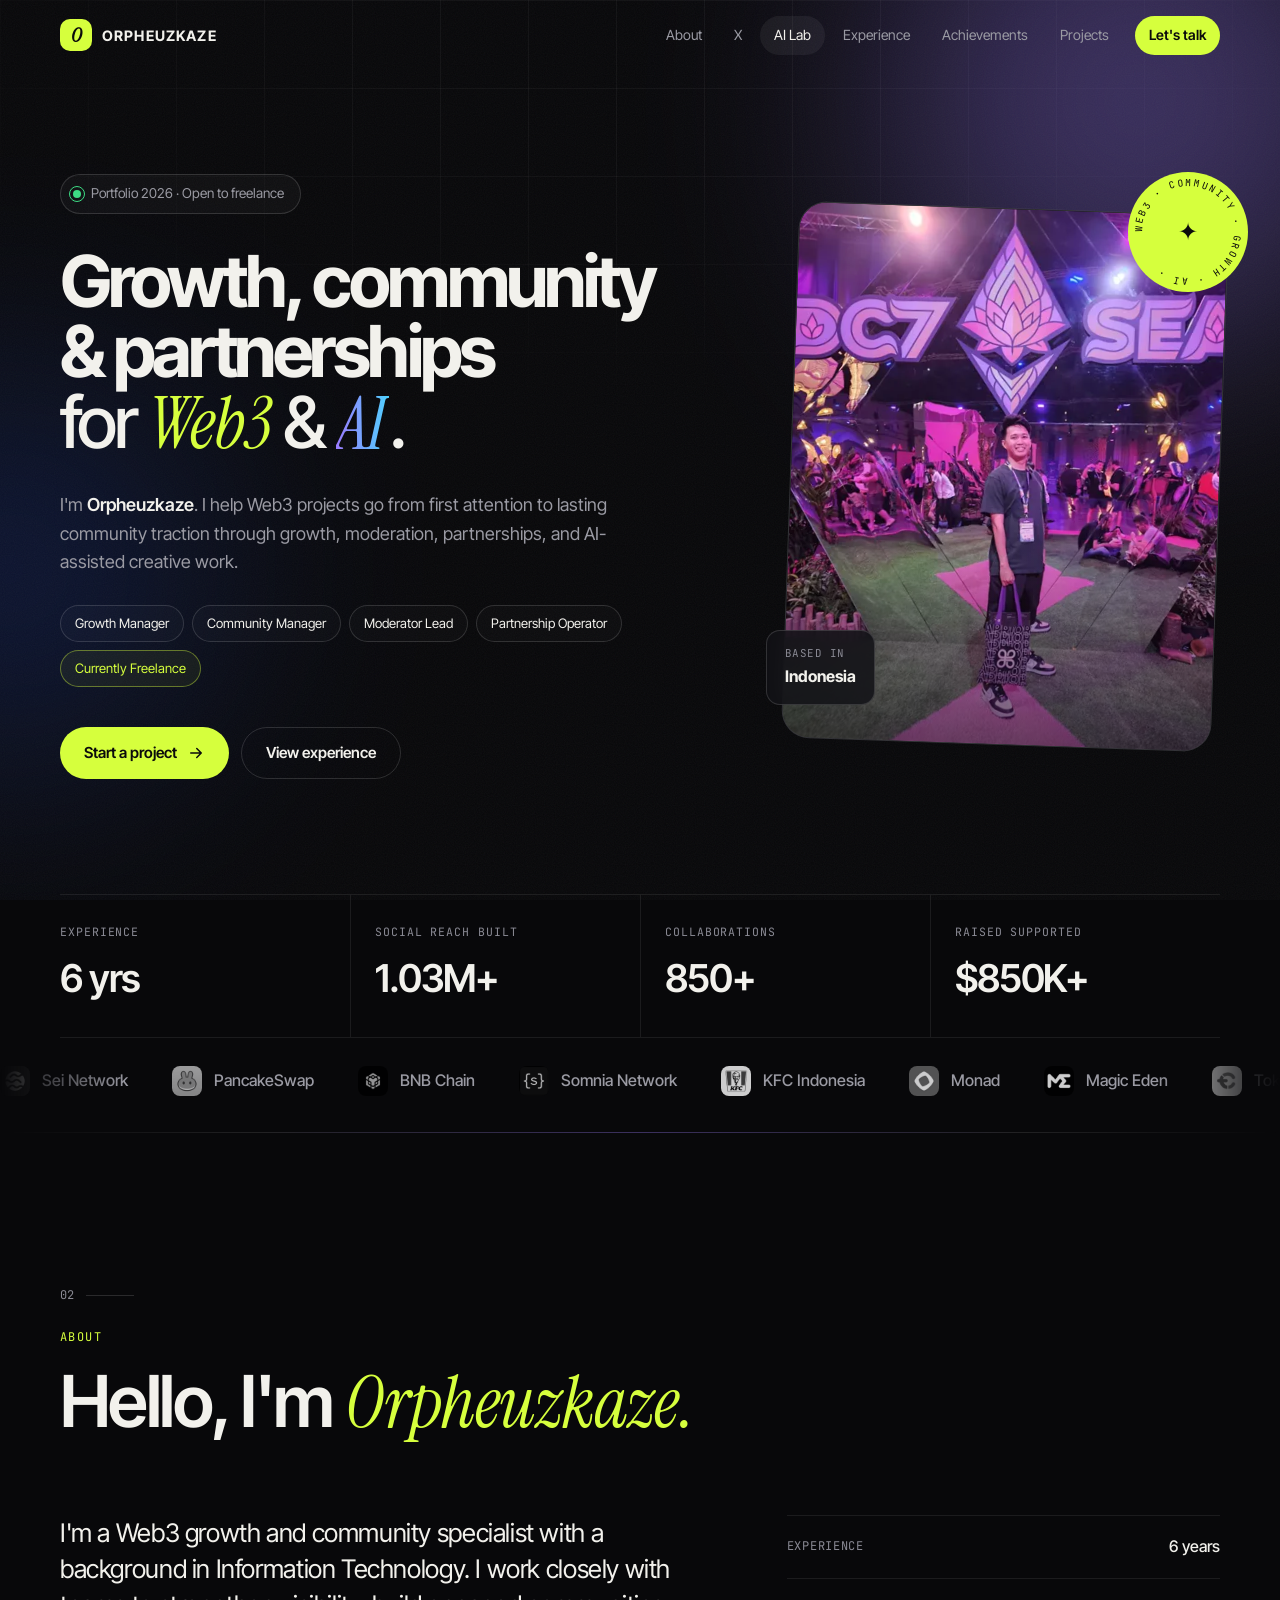
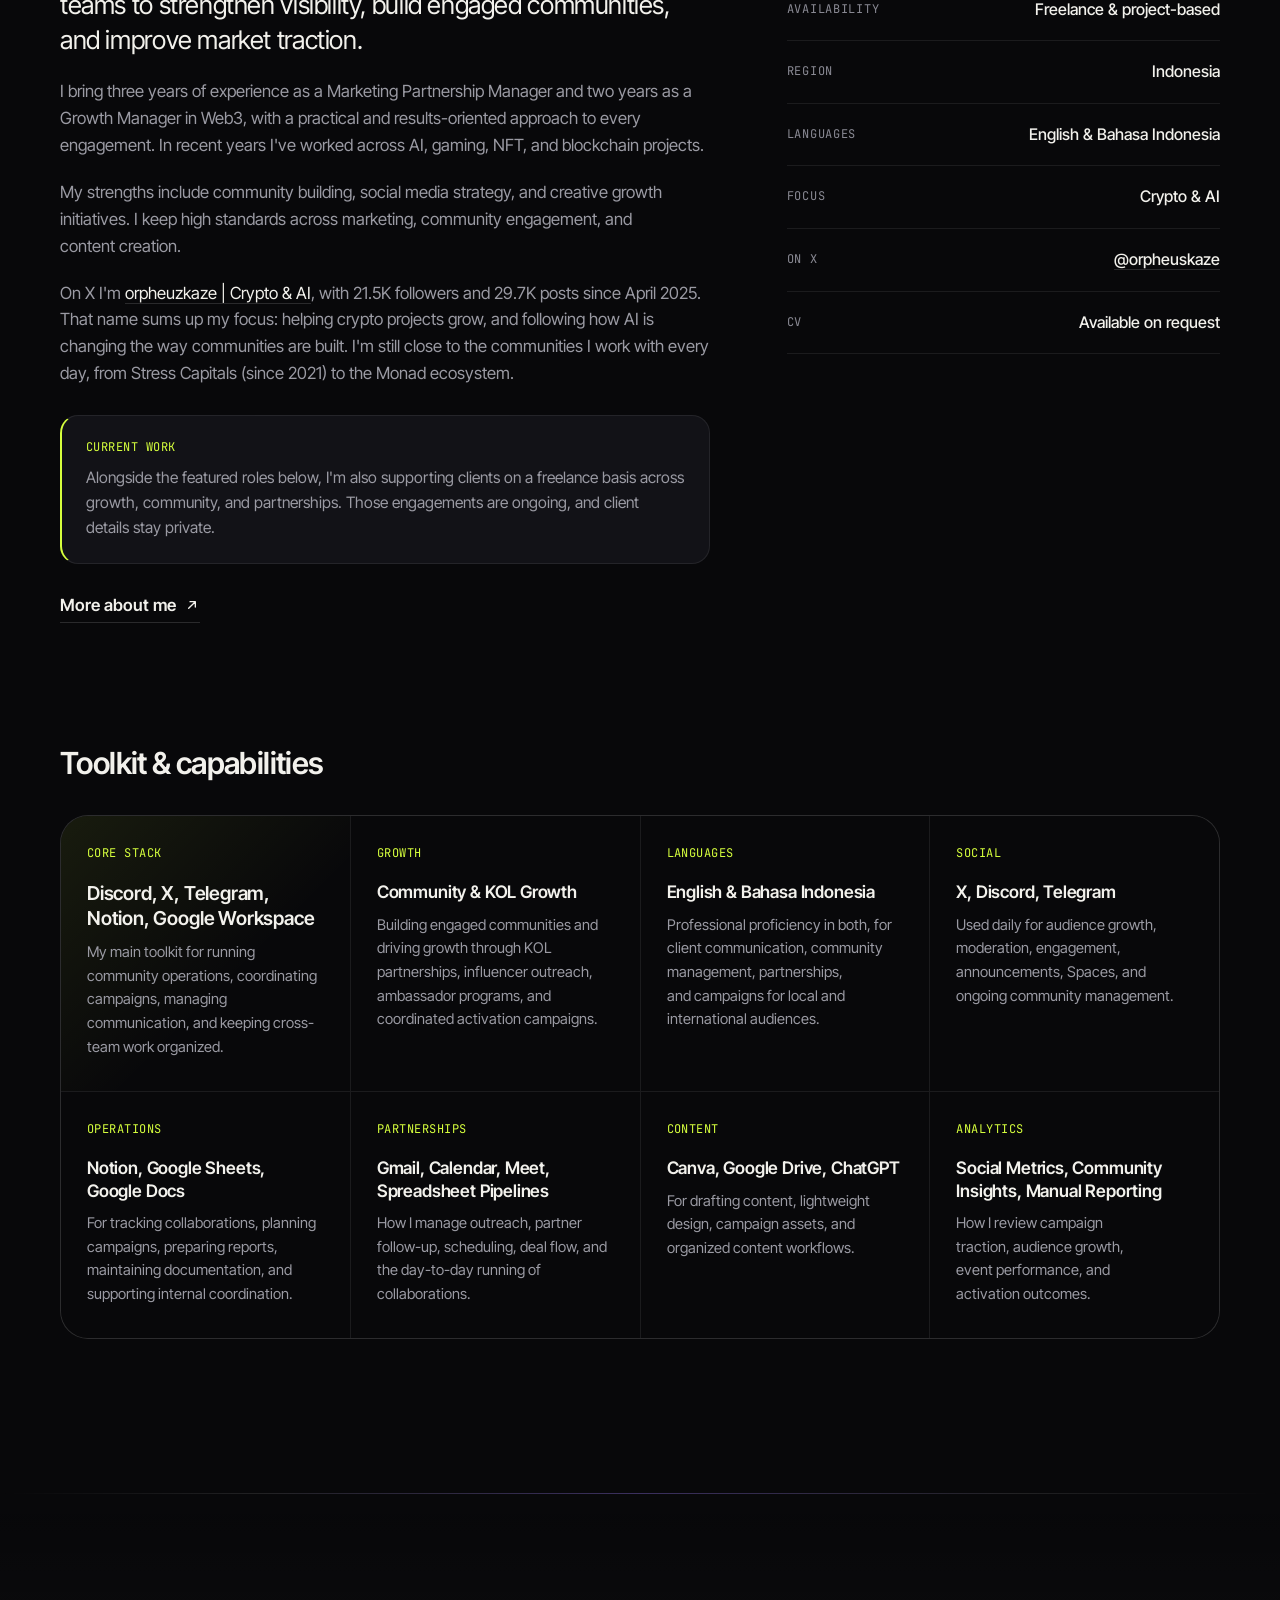
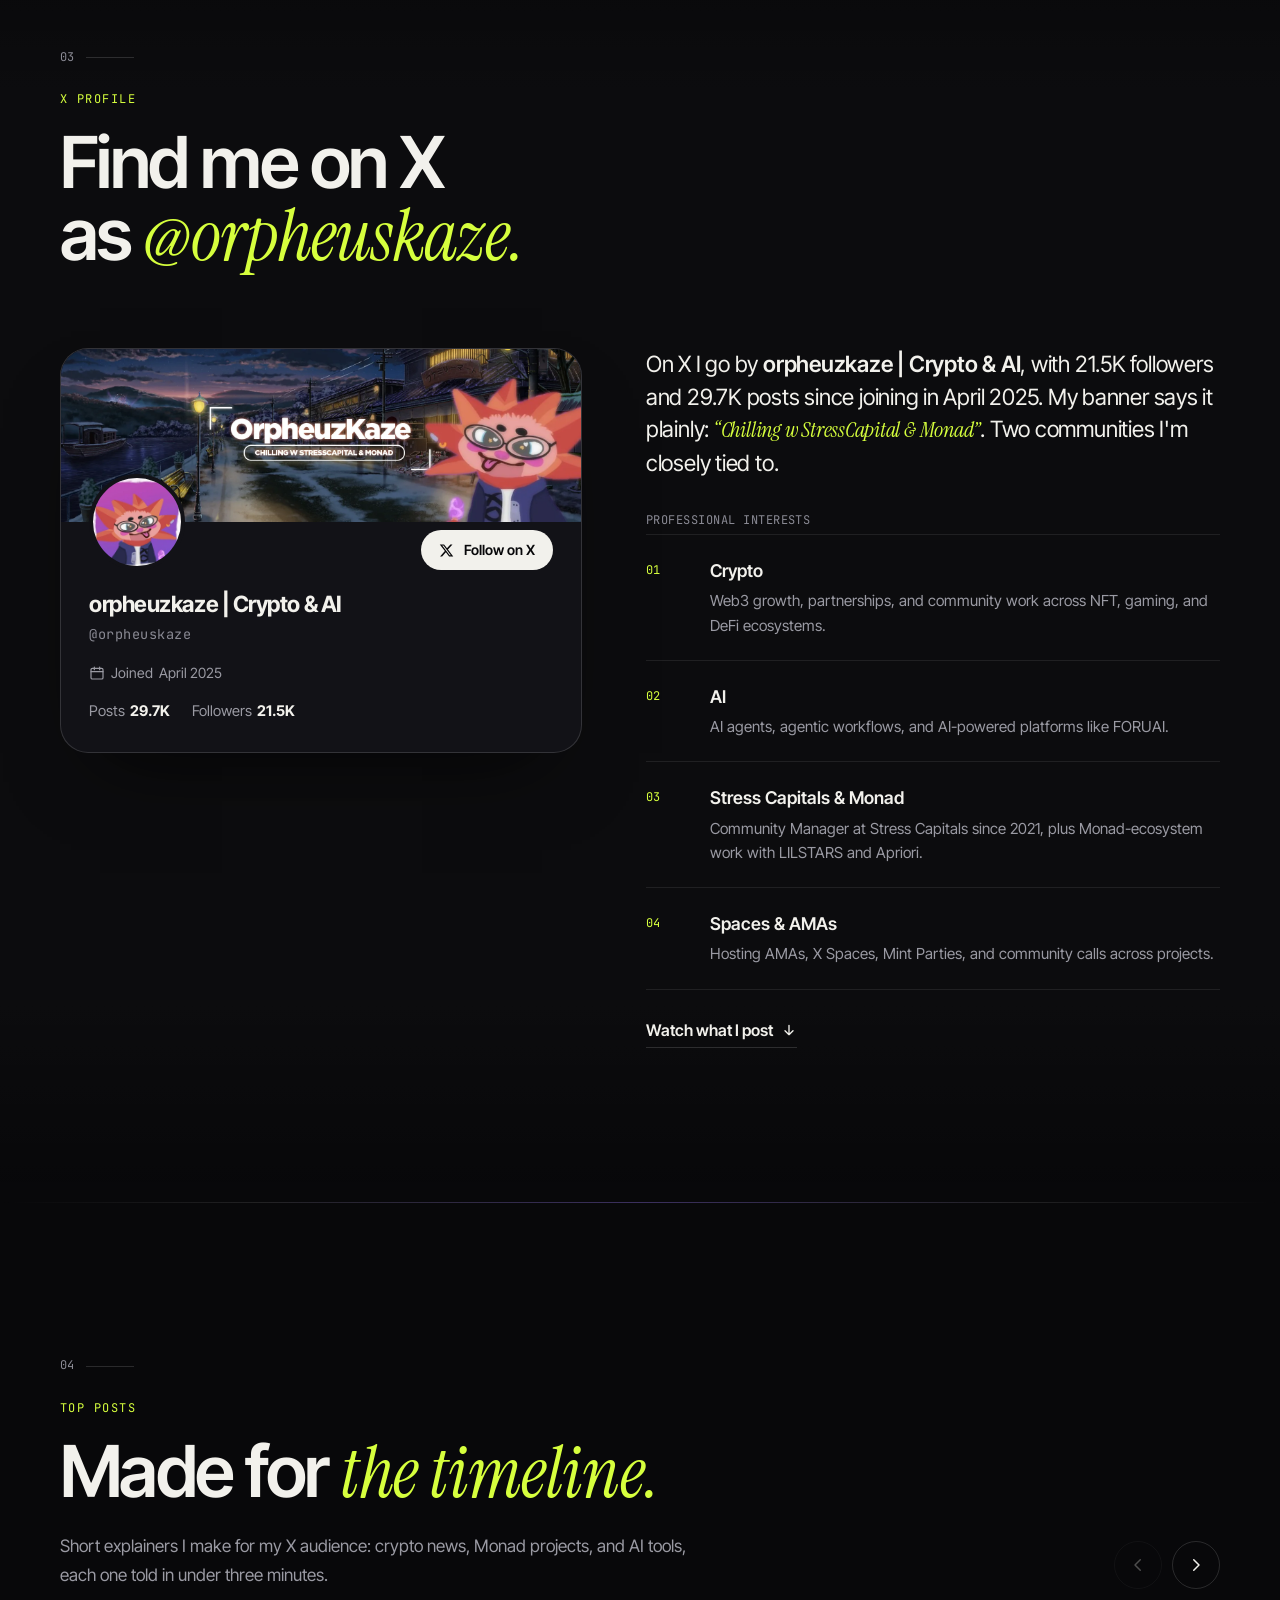
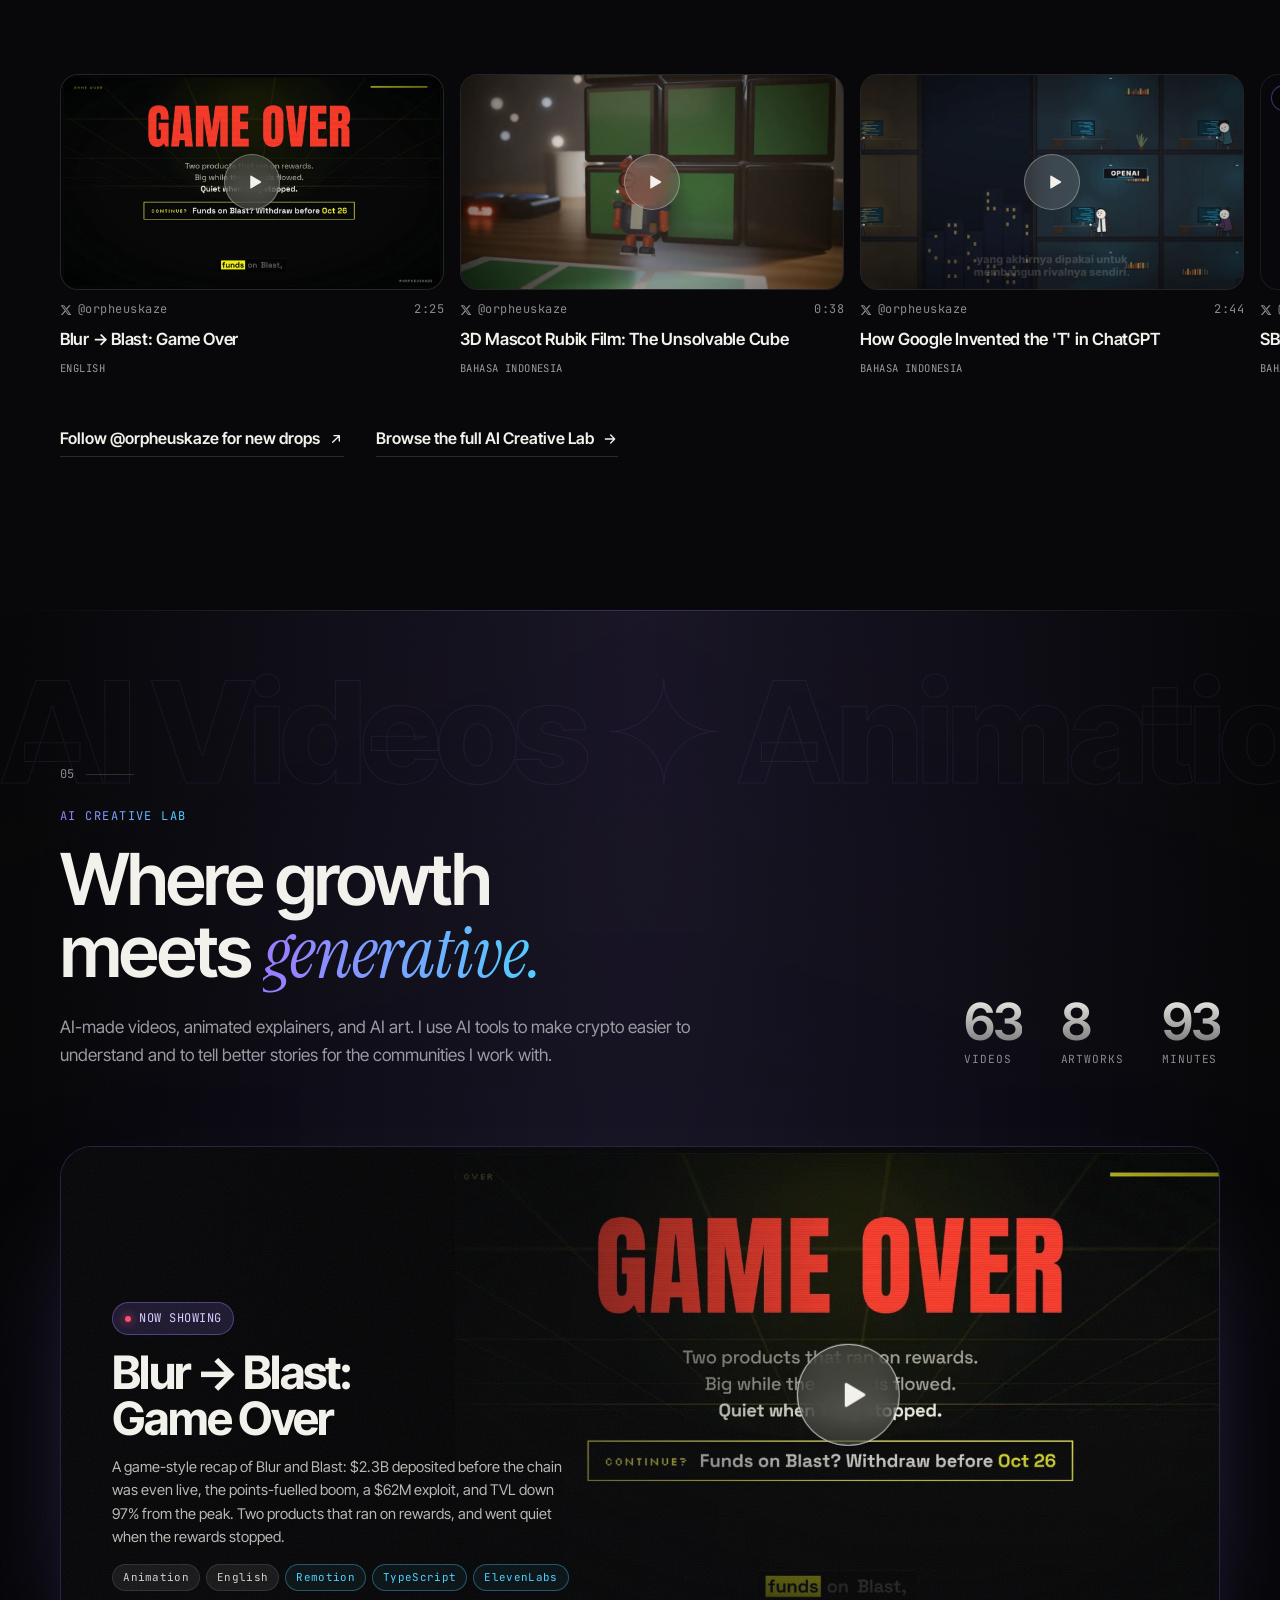
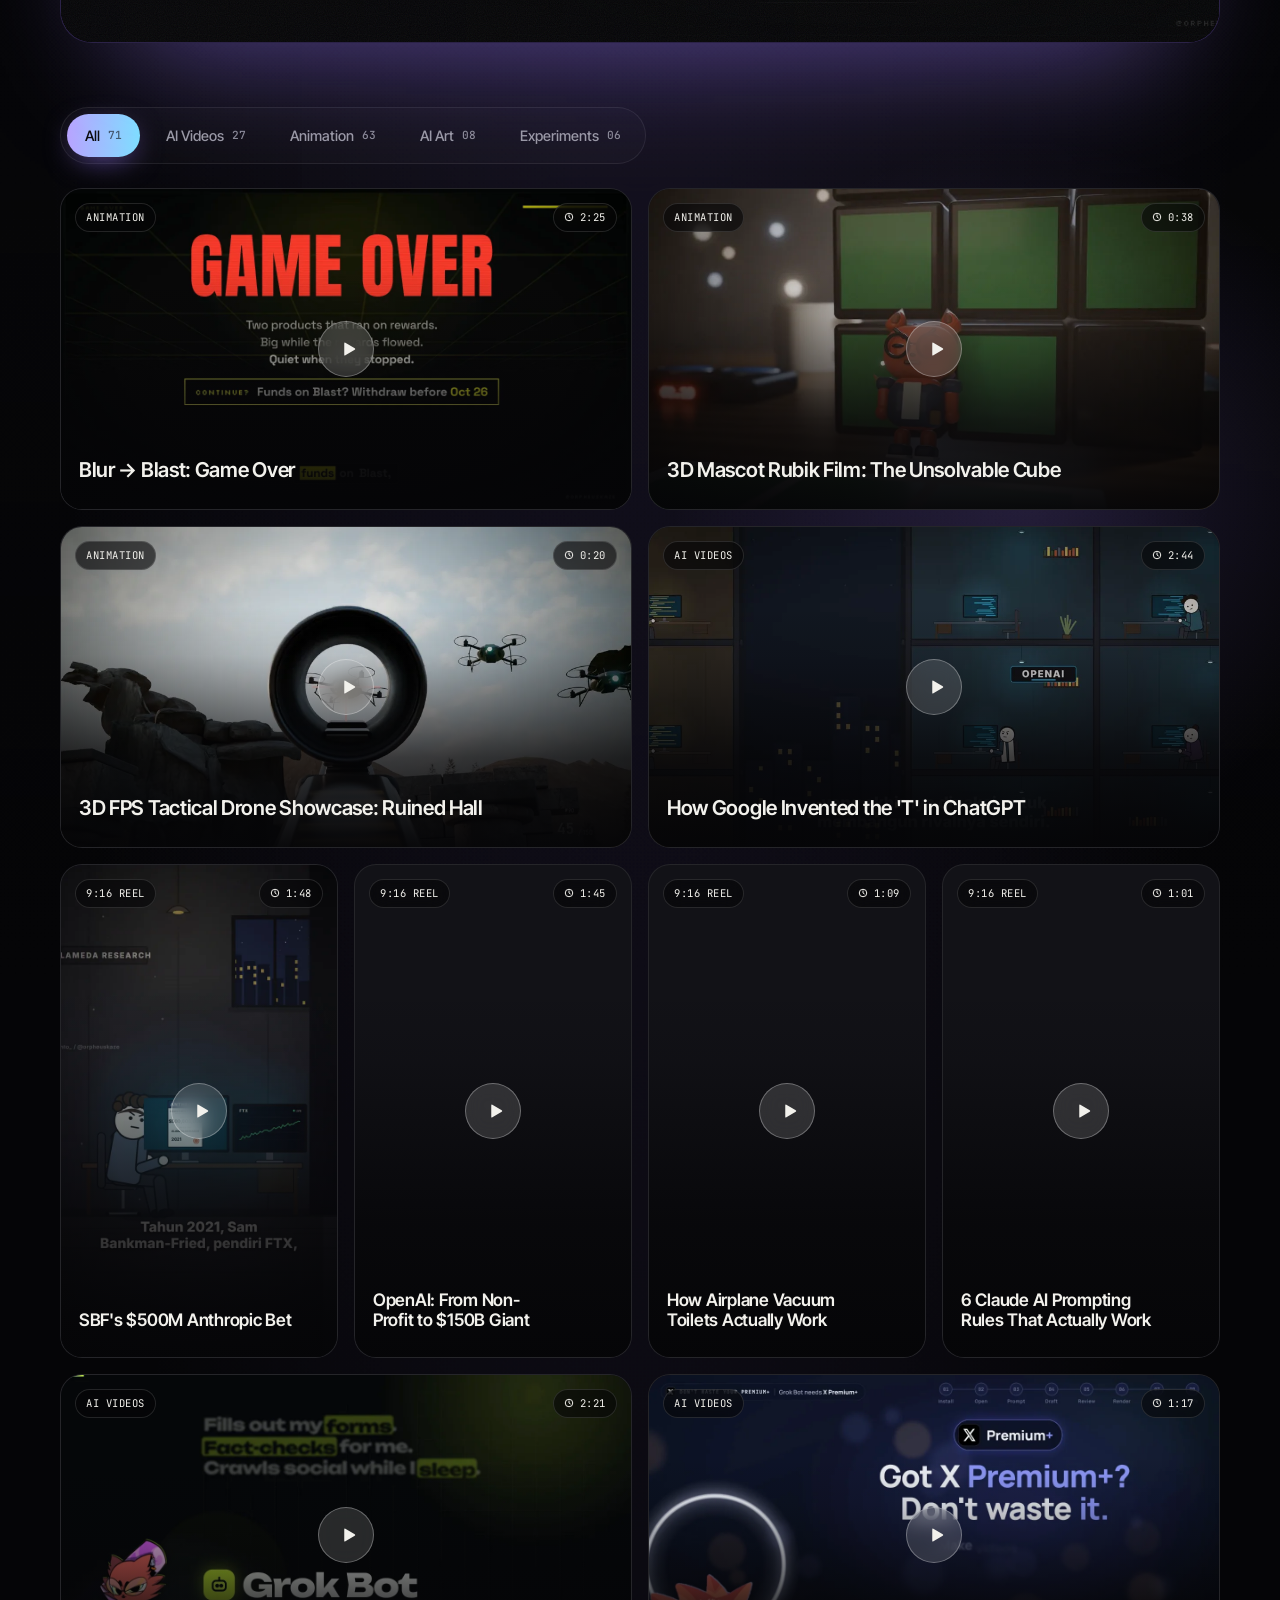
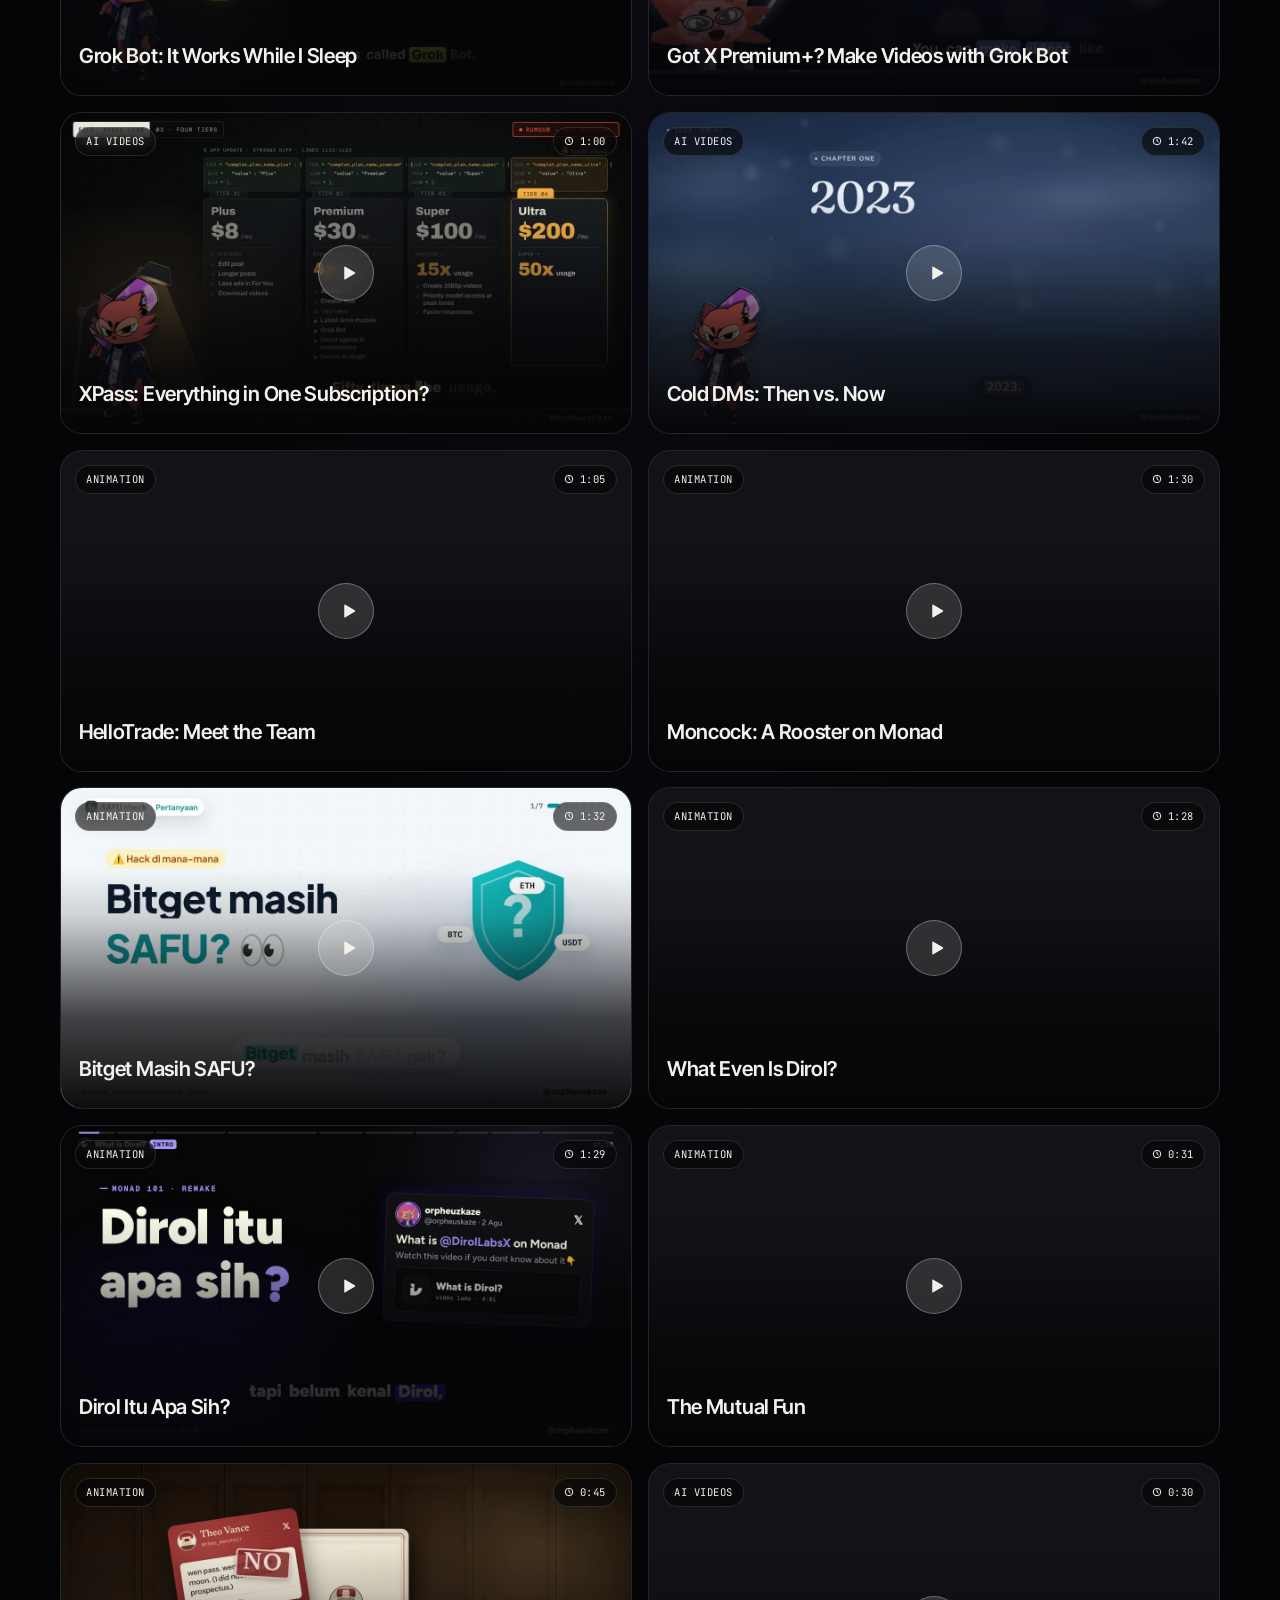
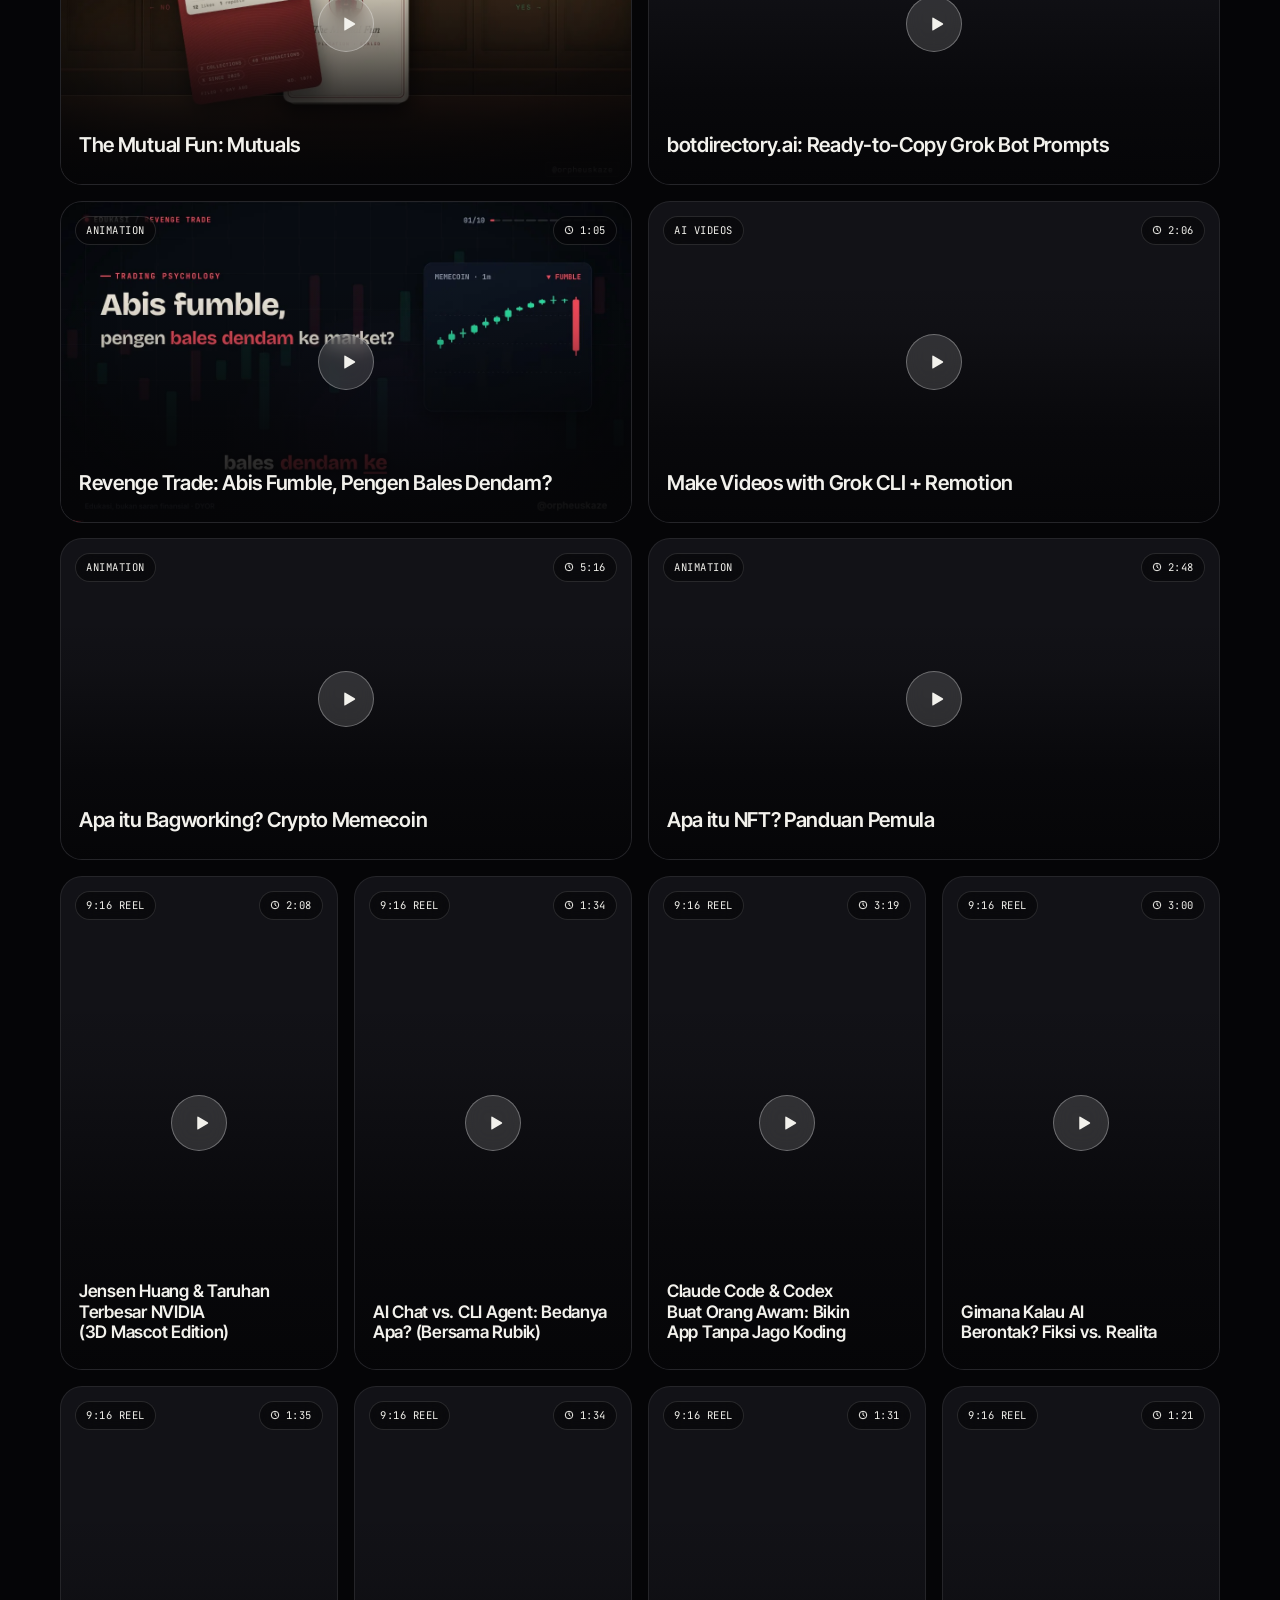
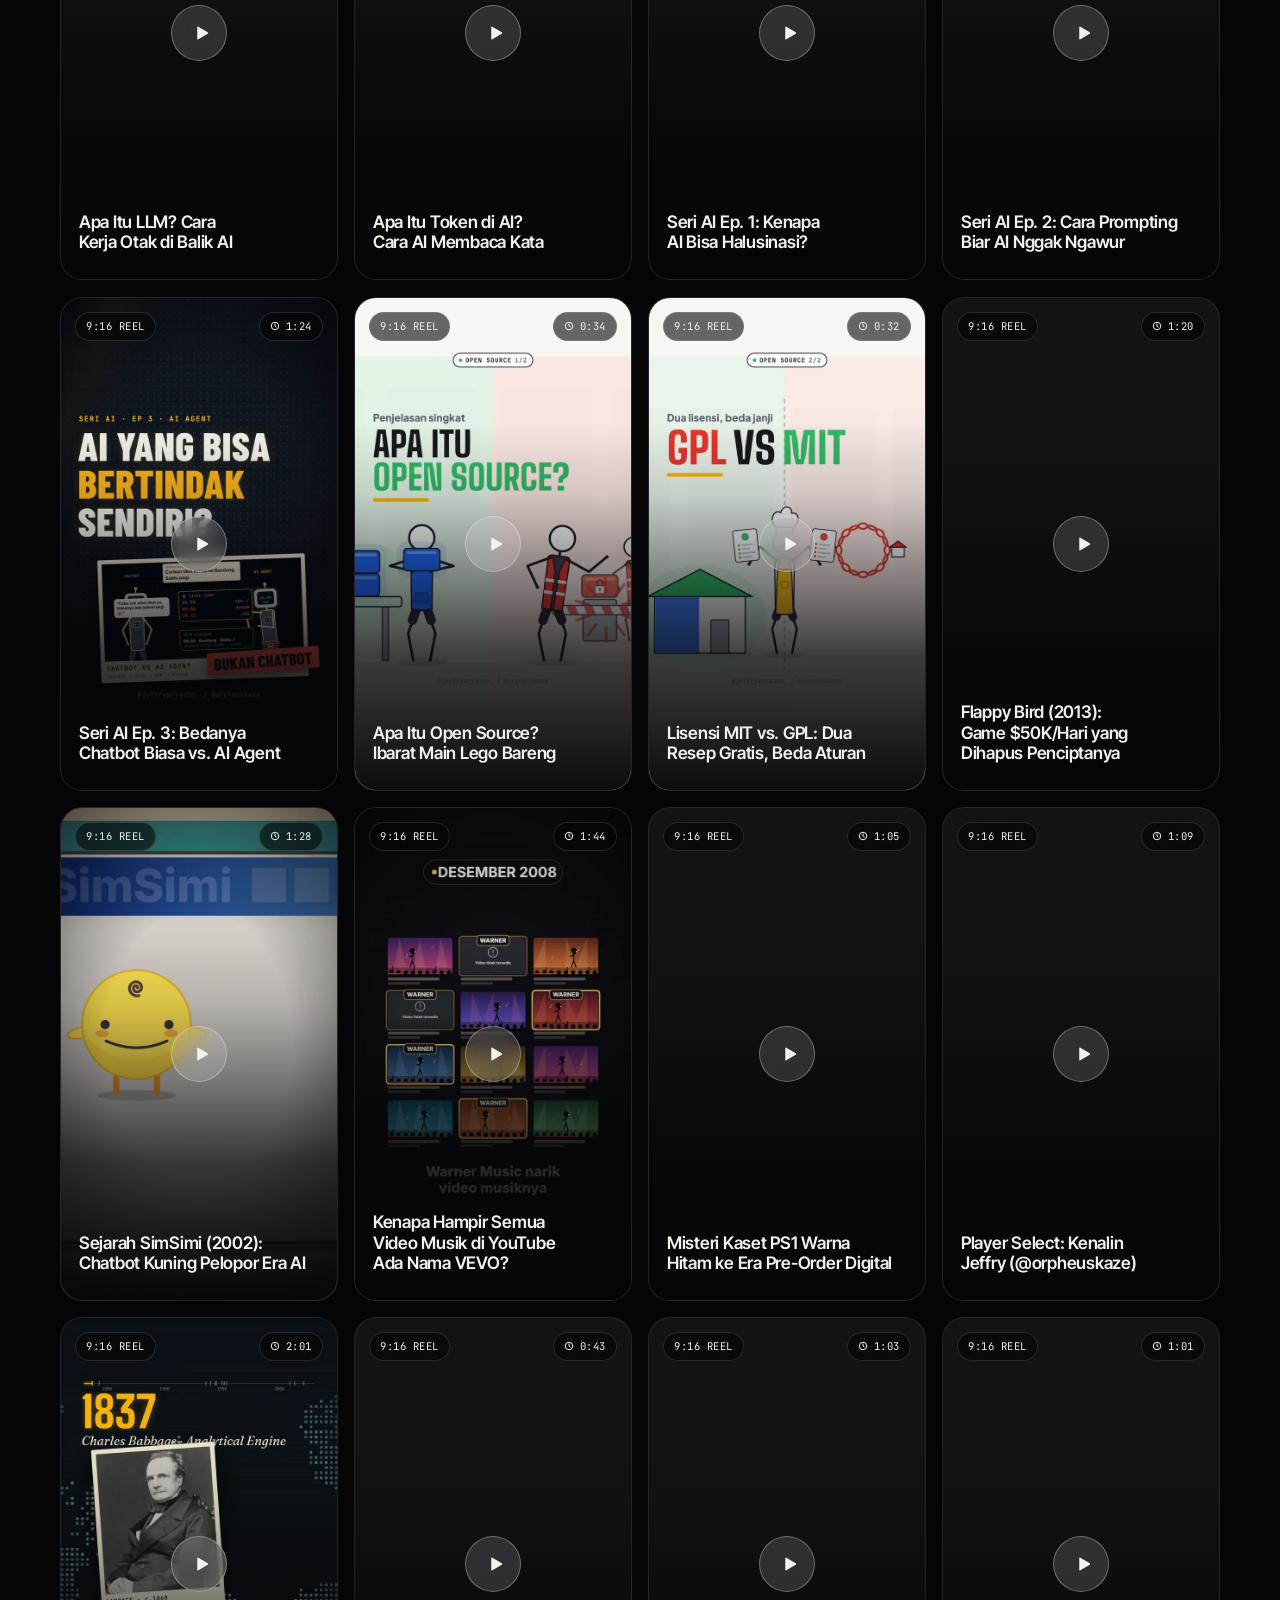
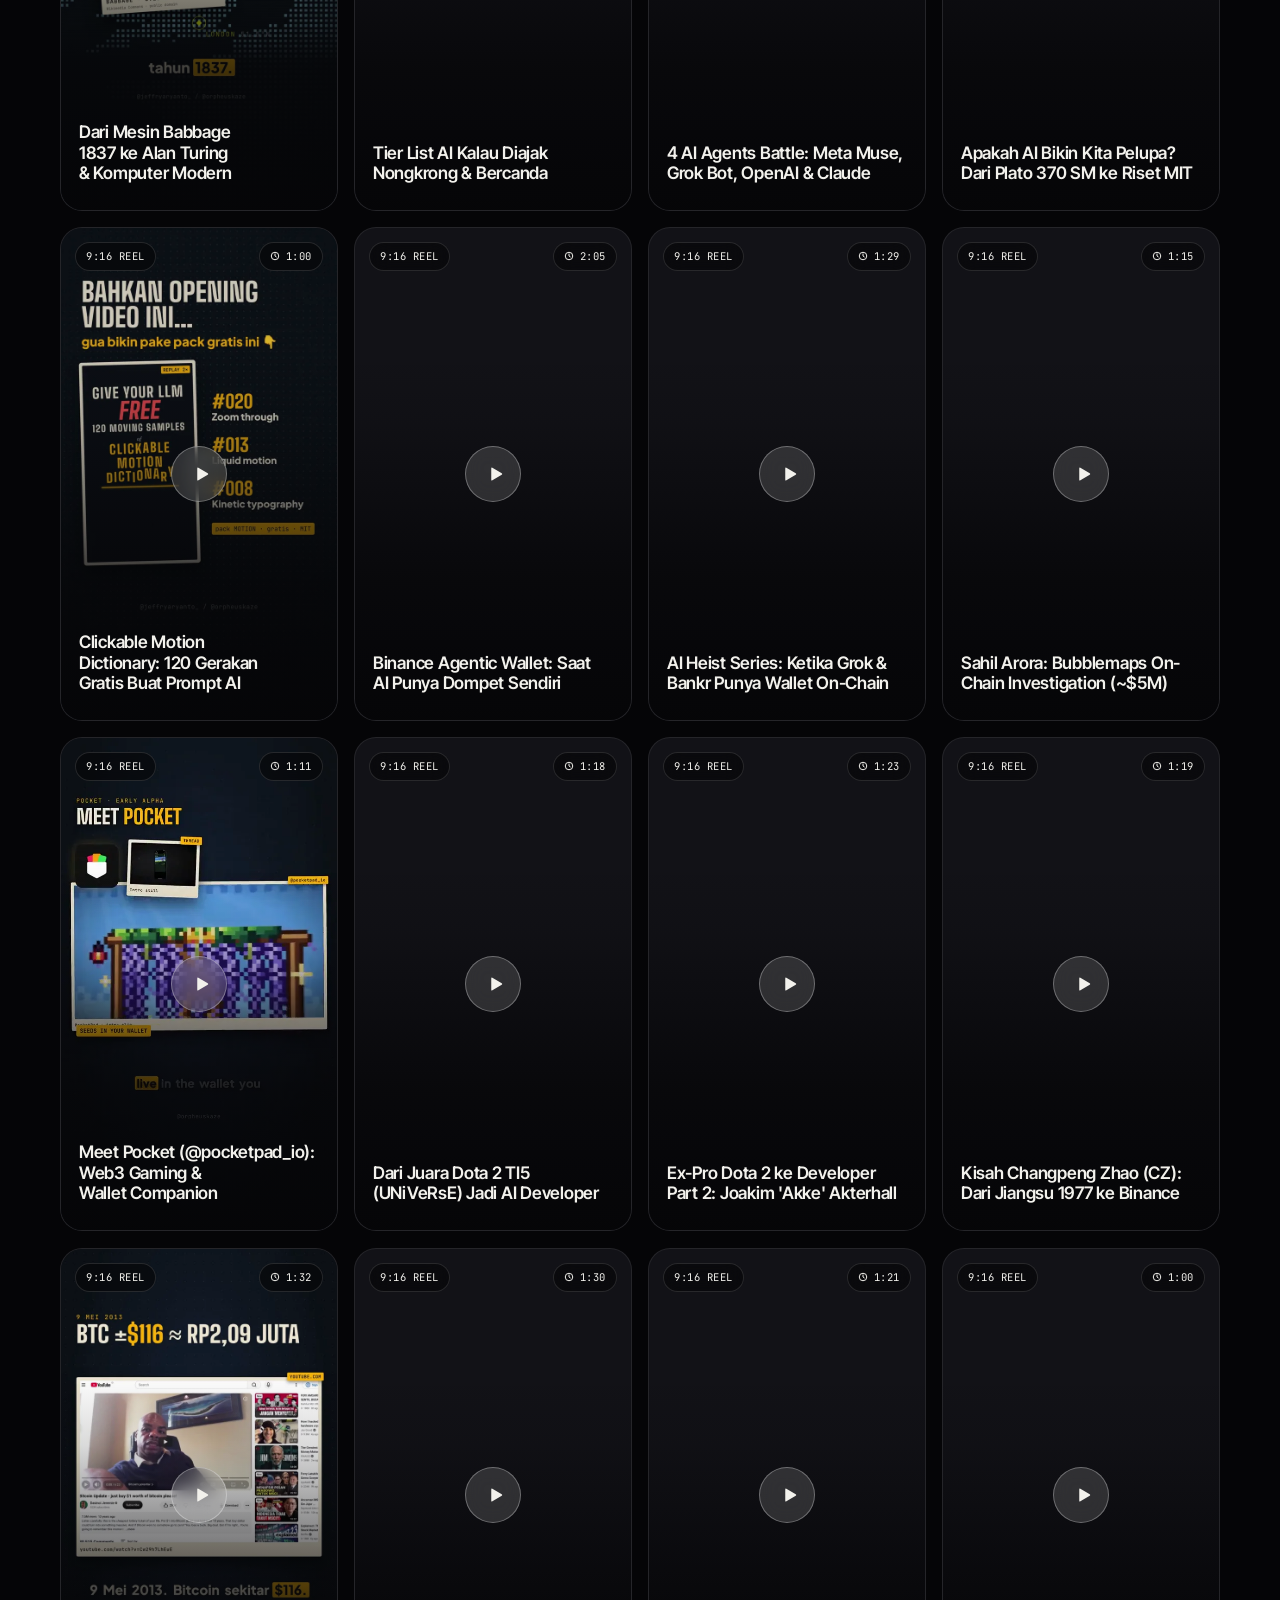
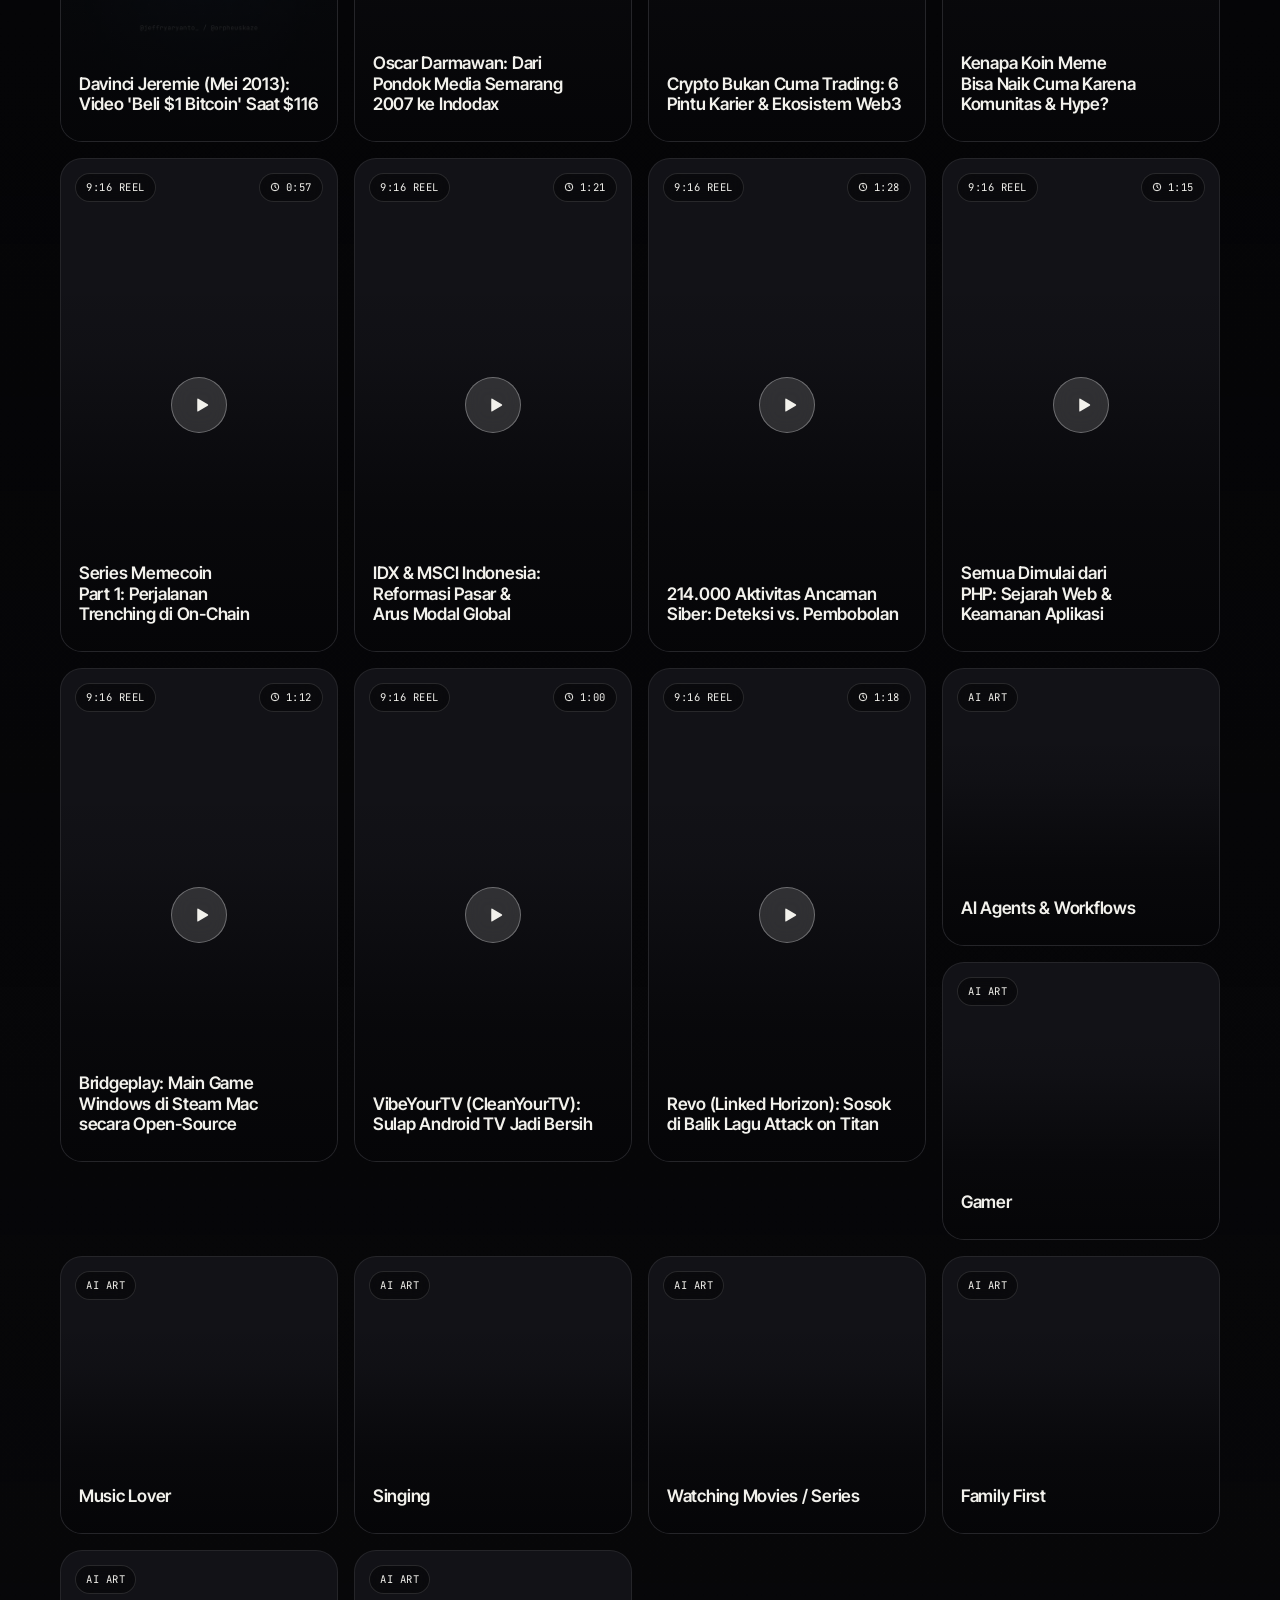
<file: index.html>
﻿<!DOCTYPE html>
<html lang="en">
  <head>
    <meta charset="UTF-8" />
    <meta name="viewport" content="width=device-width, initial-scale=1.0" />
    <title>Orpheuzkaze: Web3 Growth, Community &amp; AI Creative</title>
    <meta
      name="description"
      content="Portfolio of Orpheuzkaze. Web3 growth, community, and partnerships specialist with an AI creative edge. 1.03M+ social reach built, 850+ collaborations, open to freelance."
    />
    <meta name="robots" content="index, follow, max-image-preview:large" />
    <meta name="author" content="Orpheuzkaze" />
    <meta name="theme-color" content="#08080a" />
    <link rel="canonical" href="https://orpheuzkaze-portfolio.vercel.app/" />
    <link rel="icon" href="./assets/favicon.svg" type="image/svg+xml" />
    <link rel="icon" href="./assets/favicon-32x32.png" type="image/png" sizes="32x32" />
    <link rel="apple-touch-icon" href="./assets/apple-touch-icon.png" />
    <meta property="og:type" content="website" />
    <meta property="og:site_name" content="Orpheuzkaze Portfolio" />
    <meta property="og:title" content="Orpheuzkaze: Web3 Growth, Community &amp; AI Creative" />
    <meta
      property="og:description"
      content="Web3 growth, community, and partnerships specialist with an AI creative edge. Open to freelance."
    />
    <meta property="og:url" content="https://orpheuzkaze-portfolio.vercel.app/" />
    <meta property="og:image" content="https://orpheuzkaze-portfolio.vercel.app/assets/og-image.jpg" />
    <meta property="og:image:width" content="1200" />
    <meta property="og:image:height" content="630" />
    <meta property="og:image:alt" content="Orpheuzkaze: Web3 growth, community & AI creative portfolio" />
    <meta property="og:locale" content="en_US" />
    <meta name="twitter:card" content="summary_large_image" />
    <meta name="twitter:site" content="@orpheuskaze" />
    <meta name="twitter:title" content="Orpheuzkaze: Web3 Growth, Community &amp; AI Creative" />
    <meta
      name="twitter:description"
      content="Web3 growth, community, and partnerships specialist with an AI creative edge. Open to freelance."
    />
    <meta name="twitter:image" content="https://orpheuzkaze-portfolio.vercel.app/assets/og-image.jpg" />
    <meta name="twitter:image:alt" content="Orpheuzkaze: Web3 growth, community & AI creative portfolio" />
    <meta name="twitter:creator" content="@orpheuskaze" />
    <link rel="preconnect" href="https://fonts.googleapis.com" />
    <link rel="preconnect" href="https://fonts.gstatic.com" crossorigin />
    <link rel="preload" as="style" href="https://fonts.googleapis.com/css2?family=Instrument+Serif:ital@0;1&family=Inter+Tight:wght@400;500;600;700;800&family=JetBrains+Mono:wght@400;500&display=swap" />
    <link rel="stylesheet" href="https://fonts.googleapis.com/css2?family=Instrument+Serif:ital@0;1&family=Inter+Tight:wght@400;500;600;700;800&family=JetBrains+Mono:wght@400;500&display=swap" media="print" onload="this.media='all'" />
    <noscript><link rel="stylesheet" href="https://fonts.googleapis.com/css2?family=Instrument+Serif:ital@0;1&family=Inter+Tight:wght@400;500;600;700;800&family=JetBrains+Mono:wght@400;500&display=swap" /></noscript>
    <link rel="preload" as="image" href="./assets/profile-picture.webp" imagesrcset="./assets/profile-picture-480.webp 480w, ./assets/profile-picture.webp 880w" imagesizes="(max-width: 900px) 300px, 440px" fetchpriority="high" />
    <link rel="stylesheet" href="./portfolio.css?v=20261114-1" />
    <script>document.documentElement.classList.add("js");</script>
    <script type="application/ld+json">
      {
        "@context": "https://schema.org",
        "@graph": [
          {
            "@type": "Person",
            "@id": "https://orpheuzkaze-portfolio.vercel.app/#person",
            "name": "Orpheuzkaze",
            "alternateName": "orpheuskaze",
            "url": "https://orpheuzkaze-portfolio.vercel.app/",
            "image": "https://orpheuzkaze-portfolio.vercel.app/assets/profile-picture.webp",
            "jobTitle": ["Web3 Growth Manager", "Community & Partnerships Specialist", "AI & Programmatic Video Producer"],
            "description": "Web3 growth, community, moderation, and partnerships specialist with an AI creative edge. Based in Indonesia, open to freelance.",
            "address": { "@type": "PostalAddress", "addressCountry": "ID" },
            "knowsLanguage": ["en", "id"],
            "knowsAbout": ["Web3 growth", "Community management", "Partnerships", "KOL marketing", "Discord moderation", "AI video", "Remotion", "Blender 3D", "AI agents"],
            "email": "mailto:orpheuzkaze@gmail.com",
            "sameAs": ["https://x.com/orpheuskaze", "https://t.me/orpheuzkaze", "https://github.com/ahmadaryanto"]
          },
          {
            "@type": "WebSite",
            "@id": "https://orpheuzkaze-portfolio.vercel.app/#website",
            "url": "https://orpheuzkaze-portfolio.vercel.app/",
            "name": "Orpheuzkaze Portfolio",
            "publisher": { "@id": "https://orpheuzkaze-portfolio.vercel.app/#person" }
          },
          {
            "@type": "WebPage",
            "url": "https://orpheuzkaze-portfolio.vercel.app/",
            "isPartOf": { "@id": "https://orpheuzkaze-portfolio.vercel.app/#website" },
            "about": { "@id": "https://orpheuzkaze-portfolio.vercel.app/#person" }
          }
        ]
      }
    </script>
  </head>
  <body>
    <a class="skip-link" href="#main">Skip to content</a>
    <div class="progress" aria-hidden="true"></div>
    <div class="bg" aria-hidden="true">
      <div class="bg__grid"></div>
      <div class="bg__glow bg__glow--a"></div>
      <div class="bg__glow bg__glow--b"></div>
      <div class="bg__noise"></div>
    </div>

    <!-- ============ HEADER ============ -->
    <header class="header">
      <div class="wrap header__inner">
        <a class="logo" href="#top">
          <span class="logo__mark" aria-hidden="true">O</span>
          <span class="logo__text">ORPHEUZKAZE</span>
        </a>
        <nav class="nav" id="nav" aria-label="Primary">
          <a href="#about">About</a>
          <a href="#x-profile">X</a>
          <a href="#lab">AI Lab</a>
          <a href="#experience">Experience</a>
          <a href="#achievements">Achievements</a>
          <a href="#projects">Projects</a>
          <a href="#contact" class="nav__cta">Let's talk</a>
          <ul class="nav__socials">
            <li><a href="https://x.com/orpheuskaze" target="_blank" rel="noreferrer me" aria-label="X (@orpheuskaze)"><svg viewBox="0 0 24 24" aria-hidden="true"><path fill="currentColor" d="M18.244 2.25h3.308l-7.227 8.26 8.502 11.24H16.17l-5.214-6.817L4.99 21.75H1.68l7.73-8.835L1.254 2.25H8.08l4.713 6.231zm-1.161 17.52h1.833L7.084 4.126H5.117z"/></svg></a></li>
            <li><a href="https://t.me/orpheuzkaze" target="_blank" rel="noreferrer me" aria-label="Telegram (@orpheuzkaze)"><svg viewBox="0 0 24 24" aria-hidden="true"><path fill="currentColor" d="M12 2C6.48 2 2 6.48 2 12s4.48 10 10 10 10-4.48 10-10S17.52 2 12 2zm4.64 6.8c-.15 1.58-.8 5.42-1.13 7.19-.14.75-.42 1-.68 1.03-.58.05-1.02-.38-1.58-.75-.88-.58-1.38-.94-2.23-1.5-.99-.65-.35-1.01.22-1.59.15-.15 2.71-2.48 2.76-2.69a.2.2 0 00-.05-.18c-.06-.05-.14-.03-.21-.02-.09.02-1.49.95-4.22 2.79-.4.27-.76.41-1.08.4-.36-.01-1.04-.2-1.55-.37-.63-.2-1.12-.31-1.08-.66.02-.18.27-.36.74-.55 2.92-1.27 4.86-2.11 5.83-2.51 2.78-1.16 3.35-1.36 3.73-1.36.08 0 .27.02.39.12.1.08.13.19.14.27-.01.06.01.24 0 .38z"/></svg></a></li>
            <li><a href="https://github.com/ahmadaryanto" target="_blank" rel="noreferrer me" aria-label="GitHub"><svg viewBox="0 0 24 24" aria-hidden="true"><path fill="currentColor" d="M12 .5C5.65.5.5 5.65.5 12a11.5 11.5 0 0 0 7.86 10.92c.58.1.79-.25.79-.56v-2c-3.2.7-3.87-1.37-3.87-1.37-.53-1.33-1.28-1.69-1.28-1.69-1.05-.71.08-.7.08-.7 1.16.08 1.77 1.19 1.77 1.19 1.03 1.76 2.7 1.25 3.36.96.1-.75.4-1.25.73-1.54-2.56-.29-5.24-1.28-5.24-5.69 0-1.26.45-2.29 1.19-3.1-.12-.29-.52-1.46.11-3.05 0 0 .97-.31 3.17 1.18a11 11 0 0 1 5.78 0c2.2-1.49 3.17-1.18 3.17-1.18.63 1.59.23 2.76.11 3.05.74.81 1.19 1.84 1.19 3.1 0 4.42-2.69 5.39-5.25 5.68.41.36.78 1.06.78 2.14v3.17c0 .31.21.67.8.56A11.5 11.5 0 0 0 23.5 12C23.5 5.65 18.35.5 12 .5z"/></svg></a></li>
            <li><a href="mailto:orpheuzkaze@gmail.com" aria-label="Email orpheuzkaze@gmail.com"><svg viewBox="0 0 24 24" aria-hidden="true" fill="none" stroke="currentColor" stroke-width="2"><rect x="2" y="4" width="20" height="16" rx="2"/><path d="M2 7l10 7 10-7"/></svg></a></li>
          </ul>
        </nav>
        <button class="burger" id="burger" type="button" aria-label="Open menu" aria-expanded="false" aria-controls="nav">
          <span></span><span></span>
        </button>
      </div>
    </header>

    <main id="main">
      <!-- ============ 01 · HERO ============ -->
      <section class="hero" id="top">
        <div class="wrap hero__grid">
          <div class="hero__copy">
            <p class="status" data-rise style="--r:0">
              <span class="status__dot"></span>
              Portfolio 2026 · Open to freelance
            </p>
            <h1 class="hero__title" data-rise style="--r:1">
              <span class="hero__line">Growth, community</span>
              <span class="hero__line">&amp; partnerships</span>
              <span class="hero__line hero__line--serif">for <em>Web3</em> &amp; <em>AI</em>.</span>
            </h1>
            <p class="hero__lead" data-rise style="--r:2">
              I'm <strong>Orpheuzkaze</strong>. I help Web3 projects go from first attention to
              lasting community traction through growth, moderation, partnerships, and
              AI-assisted creative work.
            </p>

            <ul class="chips" data-rise style="--r:3" aria-label="Roles">
              <li>Growth Manager</li>
              <li>Community Manager</li>
              <li>Moderator Lead</li>
              <li>Partnership Operator</li>
              <li class="chips__hl">Currently Freelance</li>
            </ul>

            <div class="hero__actions" data-rise style="--r:4">
              <a class="btn btn--primary" href="#contact">
                Start a project
                <svg viewBox="0 0 24 24" aria-hidden="true"><path d="M5 12h14M13 6l6 6-6 6" fill="none" stroke="currentColor" stroke-width="2" stroke-linecap="round" stroke-linejoin="round"/></svg>
              </a>
              <a class="btn btn--ghost" href="#experience">View experience</a>
            </div>
          </div>

          <div class="hero__media" data-rise style="--r:5">
            <figure class="portrait">
              <div class="portrait__frame">
                <img src="./assets/profile-picture.webp" srcset="./assets/profile-picture-480.webp 480w, ./assets/profile-picture.webp 880w" sizes="(max-width: 900px) 300px, 440px" alt="Orpheuzkaze profile picture" width="880" height="1174" fetchpriority="high" />
              </div>
              <figcaption class="portrait__tag">
                <span class="mono">Based in</span>
                <strong>Indonesia</strong>
              </figcaption>
              <div class="portrait__badge" aria-hidden="true">
                <svg viewBox="0 0 120 120">
                  <defs><path id="circle" d="M60,60 m-46,0 a46,46 0 1,1 92,0 a46,46 0 1,1 -92,0" /></defs>
                  <text><textPath href="#circle">WEB3 · COMMUNITY · GROWTH · AI · </textPath></text>
                </svg>
                <span>✦</span>
              </div>
            </figure>
          </div>
        </div>

        <div class="wrap">
          <dl class="hero__stats" data-rise style="--r:6">
            <div><dt>Experience</dt><dd>6 yrs</dd></div>
            <div><dt>Social reach built</dt><dd>1.03M+</dd></div>
            <div><dt>Collaborations</dt><dd>850+</dd></div>
            <div><dt>Raised supported</dt><dd>$850K+</dd></div>
          </dl>
        </div>

        <!-- Brand partners marquee -->
        <div class="marquee" aria-label="Brand partners">
          <div class="marquee__track">
            <ul class="marquee__group">
              <li><a href="https://x.com/SeiNetwork" target="_blank" rel="noreferrer"><img src="./assets/brand-logos/sei.webp" alt="" loading="lazy" />Sei Network</a></li>
              <li><a href="https://x.com/PancakeSwap" target="_blank" rel="noreferrer"><img src="./assets/brand-logos/pancakeswap.webp" alt="" loading="lazy" />PancakeSwap</a></li>
              <li><a href="https://x.com/BNBCHAIN" target="_blank" rel="noreferrer"><img src="./assets/brand-logos/bnbchain.webp" alt="" loading="lazy" />BNB Chain</a></li>
              <li><a href="https://x.com/somnia_network" target="_blank" rel="noreferrer"><img src="./assets/brand-logos/somnia.webp" alt="" loading="lazy" />Somnia Network</a></li>
              <li><a href="https://x.com/KFCINDONESIA" target="_blank" rel="noreferrer"><img src="./assets/brand-logos/kfc-indonesia.webp" alt="" loading="lazy" />KFC Indonesia</a></li>
              <li><a href="https://x.com/monad" target="_blank" rel="noreferrer"><img src="./assets/brand-logos/monad.webp" alt="" loading="lazy" />Monad</a></li>
              <li><a href="https://x.com/MagicEden" target="_blank" rel="noreferrer"><img src="./assets/brand-logos/magiceden.webp" alt="" loading="lazy" />Magic Eden</a></li>
              <li><a href="https://x.com/Tokocrypto" target="_blank" rel="noreferrer"><img src="./assets/brand-logos/tokocrypto.webp" alt="" loading="lazy" />Tokocrypto</a></li>
              <li><a href="https://x.com/blumcrypto" target="_blank" rel="noreferrer"><img src="./assets/brand-logos/blum.webp" alt="" loading="lazy" />Blum</a></li>
              <li><a href="https://x.com/reku_id" target="_blank" rel="noreferrer"><img src="./assets/brand-logos/reku.webp" alt="" loading="lazy" />Reku</a></li>
              <li><a href="https://x.com/MEXC" target="_blank" rel="noreferrer"><img src="./assets/brand-logos/mexc.webp" alt="" loading="lazy" />MEXC</a></li>
            </ul>
            <!-- duplicated by portfolio.js for a seamless loop -->
          </div>
        </div>
      </section>

      <!-- ============ 02 · ABOUT ============ -->
      <section class="section" id="about">
        <div class="wrap">
          <header class="section__head" data-reveal>
            <span class="section__index">02</span>
            <p class="eyebrow">About</p>
            <h2 class="section__title">Hello, I'm <em>Orpheuzkaze.</em></h2>
          </header>

          <div class="about">
            <div class="about__copy">
              <p class="about__lead" data-reveal>
                I'm a Web3 growth and community specialist with a background in Information
                Technology. I work closely with teams to strengthen visibility, build engaged
                communities, and improve market traction.
              </p>
              <p data-reveal>
                I bring three years of experience as a Marketing Partnership Manager and two
                years as a Growth Manager in Web3, with a practical and results-oriented approach
                to every engagement. In recent years I've worked across AI, gaming, NFT, and
                blockchain projects.
              </p>
              <p data-reveal>
                My strengths include community building, social media strategy, and creative
                growth initiatives. I keep high standards across marketing, community engagement,
                and content creation.
              </p>
              <p data-reveal>
                On X I'm <a class="inline-link" href="https://x.com/orpheuskaze" target="_blank" rel="noreferrer">orpheuzkaze | Crypto &amp; AI</a>,
                with 21.5K followers and 29.7K posts since April 2025. That name sums up my focus: helping crypto
                projects grow, and following how AI is changing the way communities are built. I'm
                still close to the communities I work with every day, from Stress Capitals (since
                2021) to the Monad ecosystem.
              </p>

              <aside class="note" data-reveal>
                <span class="note__label mono">Current work</span>
                <p>
                  Alongside the featured roles below, I'm also supporting clients on a freelance
                  basis across growth, community, and partnerships. Those engagements are ongoing,
                  and client details stay private.
                </p>
              </aside>

              <a class="link-arrow" href="./profile.html" data-reveal>
                More about me
                <svg viewBox="0 0 24 24" aria-hidden="true"><path d="M7 17L17 7M9 7h8v8" fill="none" stroke="currentColor" stroke-width="2" stroke-linecap="round" stroke-linejoin="round"/></svg>
              </a>
            </div>

            <div class="about__side">
              <dl class="facts" data-reveal>
                <div><dt>Experience</dt><dd>6 years</dd></div>
                <div><dt>Availability</dt><dd>Freelance &amp; project-based</dd></div>
                <div><dt>Region</dt><dd>Indonesia</dd></div>
                <div><dt>Languages</dt><dd>English &amp; Bahasa Indonesia</dd></div>
                <div><dt>Focus</dt><dd>Crypto &amp; AI</dd></div>
                <div><dt>On X</dt><dd><a class="inline-link" href="https://x.com/orpheuskaze" target="_blank" rel="noreferrer">@orpheuskaze</a></dd></div>
                <div><dt>CV</dt><dd>Available on request</dd></div>
              </dl>
            </div>
          </div>

          <!-- Skills / tools -->
          <div class="skills" id="skills">
            <h3 class="sub-title" data-reveal>Toolkit &amp; capabilities</h3>
            <div class="skills__grid">
              <article class="skill skill--feature" data-reveal>
                <span class="skill__tag mono">Core stack</span>
                <h4>Discord, X, Telegram, Notion, Google Workspace</h4>
                <p>My main toolkit for running community operations, coordinating campaigns, managing communication, and keeping cross-team work organized.</p>
              </article>
              <article class="skill" data-reveal>
                <span class="skill__tag mono">Growth</span>
                <h4>Community &amp; KOL Growth</h4>
                <p>Building engaged communities and driving growth through KOL partnerships, influencer outreach, ambassador programs, and coordinated activation campaigns.</p>
              </article>
              <article class="skill" data-reveal>
                <span class="skill__tag mono">Languages</span>
                <h4>English &amp; Bahasa Indonesia</h4>
                <p>Professional proficiency in both, for client communication, community management, partnerships, and campaigns for local and international audiences.</p>
              </article>
              <article class="skill" data-reveal>
                <span class="skill__tag mono">Social</span>
                <h4>X, Discord, Telegram</h4>
                <p>Used daily for audience growth, moderation, engagement, announcements, Spaces, and ongoing community management.</p>
              </article>
              <article class="skill" data-reveal>
                <span class="skill__tag mono">Operations</span>
                <h4>Notion, Google Sheets, Google Docs</h4>
                <p>For tracking collaborations, planning campaigns, preparing reports, maintaining documentation, and supporting internal coordination.</p>
              </article>
              <article class="skill" data-reveal>
                <span class="skill__tag mono">Partnerships</span>
                <h4>Gmail, Calendar, Meet, Spreadsheet Pipelines</h4>
                <p>How I manage outreach, partner follow-up, scheduling, deal flow, and the day-to-day running of collaborations.</p>
              </article>
              <article class="skill" data-reveal>
                <span class="skill__tag mono">Content</span>
                <h4>Canva, Google Drive, ChatGPT</h4>
                <p>For drafting content, lightweight design, campaign assets, and organized content workflows.</p>
              </article>
              <article class="skill" data-reveal>
                <span class="skill__tag mono">Analytics</span>
                <h4>Social Metrics, Community Insights, Manual Reporting</h4>
                <p>How I review campaign traction, audience growth, event performance, and activation outcomes.</p>
              </article>
            </div>
          </div>
        </div>
      </section>

      <!-- ============ 03 · X PROFILE ============ -->
      <!--
        Data comes from data/x-profile.json (portfolio.js fills it in on load).
        The values below are the same real data, so the card works without JS.
        Fields that are null in the JSON are hidden, never guessed.
      -->
      <section class="section section--tint" id="x-profile">
        <div class="wrap">
          <header class="section__head" data-reveal>
            <span class="section__index">03</span>
            <p class="eyebrow">X Profile</p>
            <h2 class="section__title">Find me on X as <em>@orpheuskaze.</em></h2>
          </header>

          <div class="xgrid">
            <article class="xcard" data-reveal>
              <div class="xcard__banner">
                <img data-x="banner" src="./assets/x/banner.webp" alt="Orpheuzkaze X profile banner" width="1500" height="500" loading="lazy" />
              </div>
              <div class="xcard__body">
                <div class="xcard__top">
                  <img class="xcard__avatar" data-x="avatar" src="./assets/x/avatar.webp" alt="Orpheuzkaze X profile picture" width="96" height="96" loading="lazy" />
                  <a class="btn btn--light btn--sm" data-x="follow" href="https://x.com/intent/follow?screen_name=orpheuskaze" target="_blank" rel="noreferrer">
                    <svg viewBox="0 0 24 24" aria-hidden="true"><path fill="currentColor" d="M18.244 2.25h3.308l-7.227 8.26 8.502 11.24H16.17l-5.214-6.817L4.99 21.75H1.68l7.73-8.835L1.254 2.25H8.08l4.713 6.231zm-1.161 17.52h1.833L7.084 4.126H5.117z"/></svg>
                    Follow on X
                  </a>
                </div>
                <h3 class="xcard__name">
                  <span data-x="displayName">orpheuzkaze | Crypto &amp; AI</span>
                  <svg class="xcard__verified" data-x="verified" hidden viewBox="0 0 24 24" aria-label="Verified"><path fill="currentColor" d="M22.5 12.5c0-1.58-.875-2.95-2.148-3.6.154-.435.238-.905.238-1.4 0-2.21-1.71-3.998-3.818-3.998-.47 0-.92.084-1.336.25C14.818 2.415 13.51 1.5 12 1.5s-2.816.917-3.437 2.25c-.415-.165-.866-.25-1.336-.25-2.11 0-3.818 1.79-3.818 4 0 .494.083.964.237 1.4-1.272.65-2.147 2.018-2.147 3.6 0 1.495.782 2.798 1.942 3.486-.02.17-.032.34-.032.514 0 2.21 1.708 4 3.818 4 .47 0 .92-.086 1.335-.25.62 1.334 1.926 2.25 3.437 2.25 1.512 0 2.818-.916 3.437-2.25.415.163.865.248 1.336.248 2.11 0 3.818-1.79 3.818-4 0-.174-.012-.344-.033-.513 1.158-.687 1.943-1.99 1.943-3.484zm-6.616-3.334l-4.334 6.5c-.145.217-.382.334-.625.334-.143 0-.288-.04-.416-.126l-.115-.094-2.415-2.415c-.293-.293-.293-.768 0-1.06s.768-.294 1.06 0l1.77 1.767 3.825-5.74c.23-.345.696-.436 1.04-.207.346.23.44.696.21 1.04z"/></svg>
                </h3>
                <p class="xcard__handle mono">@<span data-x="username">orpheuskaze</span></p>
                <p class="xcard__bio" data-x="bio" hidden></p>
                <ul class="xcard__meta">
                  <li data-x="location" hidden></li>
                  <li data-x="website" hidden></li>
                  <li>
                    <svg viewBox="0 0 24 24" aria-hidden="true"><rect x="3" y="5" width="18" height="16" rx="2" fill="none" stroke="currentColor" stroke-width="1.8"/><path d="M3 10h18M8 3v4M16 3v4" fill="none" stroke="currentColor" stroke-width="1.8" stroke-linecap="round"/></svg>
                    Joined <span data-x="joined">April 2025</span>
                  </li>
                </ul>
                <dl class="xcard__stats">
                  <div data-x-stat="posts"><dd data-x="posts">29.7K</dd><dt>Posts</dt></div>
                  <div data-x-stat="following" hidden><dd data-x="following"></dd><dt>Following</dt></div>
                  <div data-x-stat="followers"><dd data-x="followers">21.5K</dd><dt>Followers</dt></div>
                </dl>
              </div>
            </article>

            <div class="xtopics">
              <p class="xtopics__intro" data-reveal>
                On X I go by <strong>orpheuzkaze | Crypto &amp; AI</strong>, with 21.5K followers and 29.7K posts since
                joining in April 2025. My banner says it plainly: <em>“Chilling w StressCapital &amp; Monad”</em>.
                Two communities I'm closely tied to.
              </p>
              <h3 class="xtopics__label mono">Professional interests</h3>
              <ul class="topic-list">
                <li data-reveal><span class="mono">01</span><strong>Crypto</strong><p>Web3 growth, partnerships, and community work across NFT, gaming, and DeFi ecosystems.</p></li>
                <li data-reveal><span class="mono">02</span><strong>AI</strong><p>AI agents, agentic workflows, and AI-powered platforms like FORUAI.</p></li>
                <li data-reveal><span class="mono">03</span><strong>Stress Capitals &amp; Monad</strong><p>Community Manager at Stress Capitals since 2021, plus Monad-ecosystem work with LILSTARS and Apriori.</p></li>
                <li data-reveal><span class="mono">04</span><strong>Spaces &amp; AMAs</strong><p>Hosting AMAs, X Spaces, Mint Parties, and community calls across projects.</p></li>
              </ul>
              <a class="link-arrow xtopics__more" href="#top-posts">
                Watch what I post
                <svg viewBox="0 0 24 24" aria-hidden="true"><path d="M12 5v14M6 13l6 6 6-6" fill="none" stroke="currentColor" stroke-width="2" stroke-linecap="round" stroke-linejoin="round"/></svg>
              </a>
            </div>
          </div>
        </div>
      </section>

      <!-- ============ 04 · MADE FOR X ============ -->
      <!--
        Rendered by portfolio.js from data/lab.json: every item whose id starts
        with "x-" (videos made for the @orpheuskaze timeline). To link a card to
        the actual post, add "link": "https://x.com/orpheuskaze/status/..." and
        "linkLabel": "View on X" to that item.
      -->
      <section class="section" id="top-posts">
        <div class="wrap">
          <header class="section__head section__head--row" data-reveal>
            <div>
              <span class="section__index">04</span>
              <p class="eyebrow">Top Posts</p>
              <h2 class="section__title">Made for <em>the timeline.</em></h2>
              <p class="section__sub">
                Short explainers I make for my X audience: crypto news, Monad projects,
                and AI tools, each one told in under three minutes.
              </p>
            </div>
            <div class="rail-nav">
              <button class="rail-btn" type="button" data-rail="prev" aria-label="Scroll posts left">
                <svg viewBox="0 0 24 24" aria-hidden="true"><path d="M15 5l-7 7 7 7" fill="none" stroke="currentColor" stroke-width="2" stroke-linecap="round" stroke-linejoin="round"/></svg>
              </button>
              <button class="rail-btn" type="button" data-rail="next" aria-label="Scroll posts right">
                <svg viewBox="0 0 24 24" aria-hidden="true"><path d="M9 5l7 7-7 7" fill="none" stroke="currentColor" stroke-width="2" stroke-linecap="round" stroke-linejoin="round"/></svg>
              </button>
            </div>
          </header>
        </div>

        <div class="rail" id="posts-rail" tabindex="0" aria-label="Videos made for X" data-reveal></div>

        <div class="wrap rail-foot" data-reveal>
          <a class="link-arrow" href="https://x.com/orpheuskaze" target="_blank" rel="noreferrer">
            Follow @orpheuskaze for new drops
            <svg viewBox="0 0 24 24" aria-hidden="true"><path d="M7 17L17 7M9 7h8v8" fill="none" stroke="currentColor" stroke-width="2" stroke-linecap="round" stroke-linejoin="round"/></svg>
          </a>
          <a class="link-arrow" href="#lab">
            Browse the full AI Creative Lab
            <svg viewBox="0 0 24 24" aria-hidden="true"><path d="M5 12h14M13 6l6 6-6 6" fill="none" stroke="currentColor" stroke-width="2" stroke-linecap="round" stroke-linejoin="round"/></svg>
          </a>
        </div>
      </section>

      <!-- ============ 05 · AI CREATIVE LAB ============ -->
      <!--
        Gallery content lives in data/lab.json and is rendered by portfolio.js.
        To add work: drop files into assets/lab/videos/ or assets/lab/images/,
        then add an entry to data/lab.json (see the _readme field there).
      -->
      <section class="section section--lab" id="lab">
        <div class="lab-ticker" aria-hidden="true">
          <div class="lab-ticker__track">
            <span>AI Videos ✦ Animation ✦ AI Art ✦ Experiments ✦&nbsp;</span>
            <span>AI Videos ✦ Animation ✦ AI Art ✦ Experiments ✦&nbsp;</span>
          </div>
        </div>

        <div class="wrap">
          <header class="section__head section__head--row lab__head" data-reveal>
            <div>
              <span class="section__index">05</span>
              <p class="eyebrow eyebrow--ai">AI Creative Lab</p>
              <h2 class="section__title">Where growth meets <em>generative.</em></h2>
              <p class="section__sub">
                AI-made videos, animated explainers, and AI art. I use AI tools to
                make crypto easier to understand and to tell better stories for the
                communities I work with.
              </p>
            </div>
            <dl class="lab-stats" id="lab-stats"></dl>
          </header>

          <div class="lab-feature" id="lab-feature" data-reveal></div>

          <div class="lab-filters" id="lab-filters" role="toolbar" aria-label="Filter creative work" data-reveal>
            <button type="button" class="lab-filter is-active" data-filter="all" aria-pressed="true">All <span></span></button>
            <button type="button" class="lab-filter" data-filter="AI Videos" aria-pressed="false">AI Videos <span></span></button>
            <button type="button" class="lab-filter" data-filter="Animation" aria-pressed="false">Animation <span></span></button>
            <button type="button" class="lab-filter" data-filter="AI Art" aria-pressed="false">AI Art <span></span></button>
            <button type="button" class="lab-filter" data-filter="Experiments" aria-pressed="false">Experiments <span></span></button>
          </div>

          <div class="lab-grid" id="lab-grid" aria-live="polite"></div>
          <p class="lab-empty" id="lab-empty" hidden>
            <span class="mono">In the lab</span>
            New experiments are on the way. Check back soon.
          </p>
          <noscript><p class="lab-empty">Enable JavaScript to browse the AI Creative Lab gallery.</p></noscript>
        </div>
      </section>

      <!-- ============ 06 · EXPERIENCE ============ -->
      <section class="section" id="experience">
        <div class="wrap">
          <header class="section__head" data-reveal>
            <span class="section__index">06</span>
            <p class="eyebrow">Experience</p>
            <h2 class="section__title">I partner with projects that share <em>a clear vision.</em></h2>
            <p class="section__sub">
              A selection of past and present roles across growth, partnerships, moderation, and
              community operations in Web3. This isn't a complete list of my current work.
            </p>
          </header>

          <div class="logos" data-reveal>
            <a href="https://x.com/4uaicrypto" target="_blank" rel="noreferrer"><img src="./logos/Foruai.webp" alt="" loading="lazy" /><span>FORUAI</span></a>
            <a href="https://x.com/Lilstarrrs" target="_blank" rel="noreferrer"><img src="./logos/Lilstars.webp" alt="" loading="lazy" /><span>LILSTARS</span></a>
            <a href="https://x.com/aPriori" target="_blank" rel="noreferrer"><img src="./logos/Apriori.webp" alt="" loading="lazy" /><span>APRIORI</span></a>
            <a href="https://x.com/Khugaverse" target="_blank" rel="noreferrer"><img src="./logos/Khuga.webp" alt="" loading="lazy" /><span>KHUGA</span></a>
            <a href="https://x.com/KomethXYZ" target="_blank" rel="noreferrer"><img src="./logos/Kometh.webp" alt="" loading="lazy" /><span>KOMETH</span></a>
            <a href="https://x.com/imaginary_ones" target="_blank" rel="noreferrer"><img src="./logos/Imaginary ones.webp" alt="" loading="lazy" /><span>IMAGINARY ONES</span></a>
            <a href="https://x.com/fractalwagmi" target="_blank" rel="noreferrer"><img src="./logos/Fractal.webp" alt="" loading="lazy" /><span>FRACTAL</span></a>
            <a href="https://x.com/StressCapitals" target="_blank" rel="noreferrer"><img src="./logos/Stress capitals.webp" alt="" loading="lazy" /><span>STRESS CAPITALS</span></a>
          </div>

          <ol class="timeline">
            <li class="job" data-reveal>
              <div class="job__when mono">2024 to Now</div>
              <div class="job__body">
                <div class="job__head">
                  <img src="./logos/Lilstars.webp" alt="" loading="lazy" />
                  <div>
                    <h3><a href="https://x.com/Lilstarrrs" target="_blank" rel="noreferrer">LILSTARS</a></h3>
                    <p class="job__role">Growth and Marketing <span>· Hybrid</span></p>
                  </div>
                </div>
                <p class="job__meta">An IP-focused NFT project on Monad</p>
                <ul class="job__metrics">
                  <li><strong>0 → 140K</strong> followers</li>
                  <li><strong>0 → 180K</strong> Discord</li>
                  <li><strong>200+</strong> collabs</li>
                  <li><strong>$100K</strong> mint raised</li>
                </ul>
                <ul class="job__list">
                  <li>Planned and ran AMAs, cross-collaborations, and partnerships to strengthen community participation and brand visibility.</li>
                  <li>Grew LILSTARS followers from 0 to 140K.</li>
                  <li>Grew the LILSTARS Discord community from 0 to 180K members.</li>
                  <li>Managed 200+ pre-mint and post-mint collaborations aligned with broader business objectives.</li>
                  <li>Supported a mint campaign that raised 100K USD.</li>
                </ul>
              </div>
            </li>

            <li class="job" data-reveal>
              <div class="job__when mono">2024 to Now</div>
              <div class="job__body">
                <div class="job__head">
                  <img src="./logos/Foruai.webp" alt="" loading="lazy" />
                  <div>
                    <h3><a href="https://x.com/4uaicrypto" target="_blank" rel="noreferrer">FORUAI</a></h3>
                    <p class="job__role">Growth Manager <span>· Hybrid</span></p>
                  </div>
                </div>
                <p class="job__meta">An AI and reputation platform on BNB Chain</p>
                <ul class="job__metrics">
                  <li><strong>50K → 250K</strong> followers</li>
                  <li><strong>0 → 180K</strong> Discord</li>
                  <li><strong>$250K</strong> airdrop</li>
                  <li><strong>0</strong> FUD</li>
                  <li><strong>GTM</strong> support</li>
                </ul>
                <ul class="job__list">
                  <li>Handled a $250K total airdrop distribution successfully, with zero FUD from the community.</li>
                  <li>Established partnerships with local communities across Indonesia.</li>
                  <li>Led community engagement across social media and digital platforms, running discussions and answering questions quickly.</li>
                  <li>Coordinated AMAs, cross-collaborations, and partnerships to strengthen community participation and brand presence.</li>
                  <li>Supported go-to-market work focused on user conversion and acquisition.</li>
                  <li>Grew FORU followers from 50K to 250K and Discord membership from 0 to 180K.</li>
                  <li>Built strategies to increase user inflow and improve campaign performance.</li>
                </ul>
              </div>
            </li>

            <li class="job" data-reveal>
              <div class="job__when mono">2024 to 2025</div>
              <div class="job__body">
                <div class="job__head">
                  <img src="./logos/Apriori.webp" alt="" loading="lazy" />
                  <div>
                    <h3><a href="https://x.com/aPriori" target="_blank" rel="noreferrer">Apriori Labs</a></h3>
                    <p class="job__role">Community Manager <span>· Remote</span></p>
                  </div>
                </div>
                <p class="job__meta">An intelligent order-flow coordination layer for high-performance blockchains</p>
                <ul class="job__metrics">
                  <li><strong>200+</strong> partnerships</li>
                  <li><strong>Pre &amp; post</strong> TGE</li>
                  <li><strong>MONAD</strong> Singapore</li>
                </ul>
                <ul class="job__list">
                  <li>Built and maintained relationships with key partners, including companies, influencers, and organizations, to deliver successful collaborations.</li>
                  <li>Managed 200+ pre-TGE and post-TGE partnerships aligned with overall business goals.</li>
                  <li>Represented the project at offline events, including MONAD in Singapore.</li>
                </ul>
              </div>
            </li>

            <li class="job" data-reveal>
              <div class="job__when mono">2023 to 2024</div>
              <div class="job__body">
                <div class="job__head">
                  <img src="./logos/Khuga.webp" alt="" loading="lazy" />
                  <div>
                    <h3><a href="https://x.com/Khugaverse" target="_blank" rel="noreferrer">Khuga Labs</a></h3>
                    <p class="job__role">Partnership <span>· Remote</span></p>
                  </div>
                </div>
                <p class="job__meta">A leading NFT project in the gaming sector</p>
                <ul class="job__metrics">
                  <li><strong>7K → 80K</strong> followers</li>
                  <li><strong>1K → 20K</strong> Discord</li>
                  <li><strong>$500K+ · 400 ETH</strong> volume</li>
                  <li><strong>200+</strong> collabs</li>
                </ul>
                <ul class="job__list">
                  <li>Built and maintained relationships with key partners, including companies, influencers, and organizations, to deliver successful collaborations.</li>
                  <li>Grew Khuga followers from 7K to 80K and Discord membership from 1K to 20K.</li>
                  <li>Supported fundraising and trading efforts that generated over $500,000 and 400 ETH in OpenSea volume.</li>
                  <li>Managed 200+ pre-mint and post-mint collaborations aligned with broader business objectives.</li>
                  <li>Worked closely with internal teams so partnership initiatives supported strategic goals.</li>
                  <li>Represented the project at offline events, including Coinfest, MONAD, and W3GG.</li>
                </ul>
              </div>
            </li>

            <li class="job" data-reveal>
              <div class="job__when mono">2021 to Present</div>
              <div class="job__body">
                <div class="job__head">
                  <img src="./logos/Stress capitals.webp" alt="" loading="lazy" />
                  <div>
                    <h3><a href="https://x.com/StressCapitals" target="_blank" rel="noreferrer">Stress Capitals</a></h3>
                    <p class="job__role">Community Manager <span>· Remote</span></p>
                  </div>
                </div>
                <ul class="job__metrics">
                  <li><strong>&lt;5K → 25K</strong> followers</li>
                  <li><strong>1K → 28K</strong> Discord</li>
                  <li><strong>AJAIB · INDODAX · FLIPSTER</strong></li>
                </ul>
                <ul class="job__list">
                  <li>Established partnerships with local exchanges, including AJAIB, INDODAX, and FLIPSTER, to support growth and visibility.</li>
                  <li>Grew Stress Capitals followers from under 5K to 25K and Discord membership from 1K to 28K.</li>
                  <li>Led community engagement across social media and digital platforms, running discussions and answering questions promptly.</li>
                  <li>Coordinated AMAs, cross-collaborations, and partnerships to strengthen community participation and brand presence.</li>
                </ul>
              </div>
            </li>

            <li class="job" data-reveal>
              <div class="job__when mono">2023</div>
              <div class="job__body">
                <div class="job__head">
                  <img src="./logos/Kometh.webp" alt="" loading="lazy" />
                  <div>
                    <h3><a href="https://x.com/KomethXYZ" target="_blank" rel="noreferrer">Kometh</a></h3>
                    <p class="job__role">Partnership <span>· Remote</span></p>
                  </div>
                </div>
                <p class="job__meta">A Web3 NFT project in the comic sector</p>
                <ul class="job__metrics">
                  <li><strong>&lt;10K → 95K</strong> followers</li>
                  <li><strong>1K → 110K</strong> Discord</li>
                  <li><strong>$250K · 100 ETH</strong> volume</li>
                  <li><strong>250+</strong> collabs</li>
                </ul>
                <ul class="job__list">
                  <li>Nurtured partnerships with influencers and organizations, contributing to $250,000 and 100 ETH in OpenSea volume.</li>
                  <li>Grew Kometh followers from under 10K to 95K and Discord membership from 1K to 110K.</li>
                  <li>Managed 250+ pre- and post-mint collaborations, working with multiple departments to align partnerships with business strategy.</li>
                </ul>
              </div>
            </li>

            <li class="job" data-reveal>
              <div class="job__when mono">2022 to 2023</div>
              <div class="job__body">
                <div class="job__head">
                  <img src="./logos/Imaginary ones.webp" alt="" loading="lazy" />
                  <div>
                    <h3><a href="https://x.com/Imaginary_Ones" target="_blank" rel="noreferrer">Imaginary Ones</a></h3>
                    <p class="job__role">Moderator <span>· Remote</span></p>
                  </div>
                </div>
                <p class="job__meta">An NFT project backed by a community of 100,000+ members</p>
                <ul class="job__list">
                  <li>Managed community moderation, reviewed reports, and resolved issues carefully and efficiently.</li>
                  <li>Took an active part in community discussions, keeping the space welcoming and answering member questions.</li>
                  <li>Coordinated with sales and product development teams so moderation supported partnership and brand objectives.</li>
                </ul>
              </div>
            </li>

            <li class="job" data-reveal>
              <div class="job__when mono">2022 to 2023</div>
              <div class="job__body">
                <div class="job__head">
                  <img src="./logos/Fractal.webp" alt="" loading="lazy" />
                  <div>
                    <h3><a href="https://x.com/fractalwagmi" target="_blank" rel="noreferrer">Fractal</a></h3>
                    <p class="job__role">Moderator <span>· Remote</span></p>
                  </div>
                </div>
                <p class="job__meta">A gaming-focused NFT project</p>
                <ul class="job__list">
                  <li>Moderated a growing community with care, keeping content aligned with brand values.</li>
                  <li>Engaged with members in chat to keep the community positive and supportive.</li>
                  <li>Showed up consistently in daily community conversations.</li>
                </ul>
              </div>
            </li>
          </ol>
        </div>
      </section>

      <!-- ============ 07 · ACHIEVEMENTS ============ -->
      <section class="section section--tint" id="achievements">
        <div class="wrap">
          <header class="section__head" data-reveal>
            <span class="section__index">07</span>
            <p class="eyebrow">Achievements</p>
            <h2 class="section__title">Results, <em>in numbers.</em></h2>
            <p class="section__sub">
              Years of work across growth, community, moderation, partnerships, launches, and
              go-to-market, focused on audience growth, conversion, collaboration, fundraising
              support, and stronger ecosystem traction.
            </p>
          </header>

          <div class="stats">
            <article class="stat" data-reveal>
              <span class="stat__num" data-count="518000">518K+</span>
              <h3>Total Followers Growth</h3>
              <p>Across LILSTARS, FORUAI, Khuga Labs, Stress Capitals, and Kometh.</p>
            </article>
            <article class="stat" data-reveal>
              <span class="stat__num" data-count="515000">515K</span>
              <h3>Total Discord Growth</h3>
              <p>Across LILSTARS, FORUAI, Khuga Labs, Stress Capitals, and Kometh.</p>
            </article>
            <article class="stat stat--hl" data-reveal>
              <span class="stat__num" data-count="1030000">1.03M+</span>
              <h3>Total Social Reach Built</h3>
              <p>Combined social and community audience from documented follower and Discord growth.</p>
            </article>
            <article class="stat" data-reveal>
              <span class="stat__num" data-count="850">850+</span>
              <h3>Total Collaborations</h3>
              <p>Managed across LILSTARS, Apriori, Khuga Labs, and Kometh.</p>
            </article>
            <article class="stat" data-reveal>
              <span class="stat__num" data-count="850000">850K+</span><span class="stat__unit">USD</span>
              <h3>Total Raised</h3>
              <p>Fundraising support across LILSTARS, Khuga Labs, and Kometh.</p>
            </article>
            <article class="stat" data-reveal>
              <span class="stat__num" data-count="500">500</span><span class="stat__unit">ETH+</span>
              <h3>OpenSea Volume</h3>
              <p>Trading volume supported across Khuga Labs and Kometh campaigns.</p>
            </article>
            <article class="stat" data-reveal>
              <span class="stat__num" data-count="250000">250K+</span><span class="stat__unit">USD</span>
              <h3>Total Airdrop Handled</h3>
              <p>Airdrop distribution run end to end for FORUAI.</p>
            </article>
            <article class="stat stat--hl" data-reveal>
              <span class="stat__num" data-count="0">0</span><span class="stat__unit">FUD</span>
              <h3>Zero-FUD Airdrop</h3>
              <p>The full FORUAI airdrop was delivered without community FUD.</p>
            </article>
          </div>

          <!-- Events & media -->
          <div class="events">
            <h3 class="sub-title" data-reveal>Events &amp; Media</h3>
            <div class="events__grid">
              <article class="panel" data-reveal>
                <span class="panel__tag mono">On the ground</span>
                <h4>Event Highlights</h4>
                <p>Represented FORU at in-person events in Singapore and Bangkok, Thailand.</p>
                <p>Supported Khuga at Coinfest Bali with on-the-ground event coordination.</p>
              </article>
              <article class="panel" data-reveal>
                <span class="panel__tag mono">On air</span>
                <h4>AMA / Space / Podcast</h4>
                <p>Hosted and supported AMAs, X Spaces, and podcast-style sessions across multiple Web3 projects, covering launches, roadmap updates, community Q&amp;A, and ongoing engagement programming.</p>
                <p>Recent formats include Ask Me Anything sessions, Mint Parties, ForUNation calls, Rep Leaderboard sessions, Masterclasses, and recurring Spaces for different ecosystems.</p>
              </article>
            </div>
            <div class="gallery">
              <button class="gallery__item" type="button" data-reveal data-full="./assets/pdf-pages/page-08-1200.webp" aria-label="Enlarge event highlights image">
                <picture>
                  <source media="(max-width: 768px)" srcset="./assets/pdf-pages/page-08-768.webp" />
                  <img src="./assets/pdf-pages/page-08-1200.webp" alt="Event highlights from portfolio materials" loading="lazy" decoding="async" width="1200" height="675" />
                </picture>
              </button>
              <button class="gallery__item" type="button" data-reveal data-full="./assets/pdf-pages/page-09-1200.webp" aria-label="Enlarge AMA, Space, and podcast image">
                <picture>
                  <source media="(max-width: 768px)" srcset="./assets/pdf-pages/page-09-768.webp" />
                  <img src="./assets/pdf-pages/page-09-1200.webp" alt="AMA, Space, and podcast appearances from portfolio materials" loading="lazy" decoding="async" width="1200" height="675" />
                </picture>
              </button>
            </div>
          </div>

          <!-- Brand partners -->
          <div class="partners">
            <h3 class="sub-title" data-reveal>Brand Partners</h3>
            <p class="partners__sub" data-reveal>Ecosystems and platforms I've collaborated with.</p>
            <ul class="partners__grid">
              <li data-reveal><a href="https://x.com/SeiNetwork" target="_blank" rel="noreferrer"><img src="./assets/brand-logos/sei.webp" alt="" loading="lazy" /><span>Sei Network</span></a></li>
              <li data-reveal><a href="https://x.com/PancakeSwap" target="_blank" rel="noreferrer"><img src="./assets/brand-logos/pancakeswap.webp" alt="" loading="lazy" /><span>PancakeSwap</span></a></li>
              <li data-reveal><a href="https://x.com/BNBCHAIN" target="_blank" rel="noreferrer"><img src="./assets/brand-logos/bnbchain.webp" alt="" loading="lazy" /><span>BNB Chain</span></a></li>
              <li data-reveal><a href="https://x.com/somnia_network" target="_blank" rel="noreferrer"><img src="./assets/brand-logos/somnia.webp" alt="" loading="lazy" /><span>Somnia Network</span></a></li>
              <li data-reveal><a href="https://x.com/KFCINDONESIA" target="_blank" rel="noreferrer"><img src="./assets/brand-logos/kfc-indonesia.webp" alt="" loading="lazy" /><span>KFC Indonesia</span></a></li>
              <li data-reveal><a href="https://x.com/monad" target="_blank" rel="noreferrer"><img src="./assets/brand-logos/monad.webp" alt="" loading="lazy" /><span>Monad</span></a></li>
              <li data-reveal><a href="https://x.com/MagicEden" target="_blank" rel="noreferrer"><img src="./assets/brand-logos/magiceden.webp" alt="" loading="lazy" /><span>Magic Eden</span></a></li>
              <li data-reveal><a href="https://x.com/Tokocrypto" target="_blank" rel="noreferrer"><img src="./assets/brand-logos/tokocrypto.webp" alt="" loading="lazy" /><span>Tokocrypto</span></a></li>
              <li data-reveal><a href="https://x.com/blumcrypto" target="_blank" rel="noreferrer"><img src="./assets/brand-logos/blum.webp" alt="" loading="lazy" /><span>Blum</span></a></li>
              <li data-reveal><a href="https://x.com/reku_id" target="_blank" rel="noreferrer"><img src="./assets/brand-logos/reku.webp" alt="" loading="lazy" /><span>Reku</span></a></li>
              <li data-reveal><a href="https://x.com/MEXC" target="_blank" rel="noreferrer"><img src="./assets/brand-logos/mexc.webp" alt="" loading="lazy" /><span>MEXC</span></a></li>
            </ul>
          </div>
        </div>
      </section>

      <!-- ============ 08 · GITHUB PROJECTS ============ -->
      <section class="section" id="projects">
        <div class="wrap">
          <header class="section__head section__head--row" data-reveal>
            <div>
              <span class="section__index">08</span>
              <p class="eyebrow">GitHub Projects</p>
              <h2 class="section__title">Things I'm <em>building.</em></h2>
              <p class="section__sub">
                Tools for the same worlds I grow: Web3 talent and AI agents. Built
                and shipped in the open.
              </p>
            </div>
            <a class="link-arrow" href="https://github.com/ahmadaryanto?tab=repositories" target="_blank" rel="noreferrer">
              All repositories on GitHub
              <svg viewBox="0 0 24 24" aria-hidden="true"><path d="M7 17L17 7M9 7h8v8" fill="none" stroke="currentColor" stroke-width="2" stroke-linecap="round" stroke-linejoin="round"/></svg>
            </a>
          </header>

          <div class="repos">
            <article class="repo-card" data-reveal>
              <a class="repo-card__media" href="https://github.com/ahmadaryanto/virtual-office" target="_blank" rel="noreferrer" aria-label="virtual-office on GitHub" data-preview="./assets/projects/virtual-office-demo.mp4">
                <img src="./assets/projects/virtual-office.webp" alt="virtual-office: pixel-art office with AI agents at their desks" width="1280" height="980" loading="lazy" decoding="async" />
                <span class="repo-card__live mono"><span class="pulse"></span> Demo preview</span>
              </a>
              <div class="repo-card__body">
                <div class="repo-card__head">
                  <h3>virtual-office</h3>
                  <span class="repo-card__tag mono">AI agents</span>
                </div>
                <p>
                  A 2D pixel-art office that shows what each AI agent is doing. Researcher,
                  writer, developer, designer, QA, scout and more each get a desk and a live
                  status, with demo and live modes, speed controls, follow-cam, and sound.
                  Committed phase by phase.
                </p>
                <div class="langbar" role="img" aria-label="TypeScript 96.3%, CSS 3.6%, HTML 0.1%">
                  <span style="--w:96.3%;--c:#3178c6"></span><span style="--w:3.6%;--c:#a46cf0"></span><span style="--w:0.1%;--c:#e34c26"></span>
                </div>
                <ul class="langs mono">
                  <li style="--c:#3178c6">TypeScript 96.3%</li>
                  <li style="--c:#a46cf0">CSS 3.6%</li>
                  <li style="--c:#e34c26">HTML 0.1%</li>
                </ul>
                <div class="repo-card__links">
                  <a class="btn btn--light btn--sm" href="https://github.com/ahmadaryanto/virtual-office" target="_blank" rel="noreferrer">
                    <svg viewBox="0 0 24 24" aria-hidden="true"><path fill="currentColor" d="M12 .5C5.65.5.5 5.65.5 12a11.5 11.5 0 0 0 7.86 10.92c.58.1.79-.25.79-.56v-2c-3.2.7-3.87-1.37-3.87-1.37-.53-1.33-1.28-1.69-1.28-1.69-1.05-.71.08-.7.08-.7 1.16.08 1.77 1.19 1.77 1.19 1.03 1.76 2.7 1.25 3.36.96.1-.75.4-1.25.73-1.54-2.56-.29-5.24-1.28-5.24-5.69 0-1.26.45-2.29 1.19-3.1-.12-.29-.52-1.46.11-3.05 0 0 .97-.31 3.17 1.18a11 11 0 0 1 5.78 0c2.2-1.49 3.17-1.18 3.17-1.18.63 1.59.23 2.76.11 3.05.74.81 1.19 1.84 1.19 3.1 0 4.42-2.69 5.39-5.25 5.68.41.36.78 1.06.78 2.14v3.17c0 .31.21.67.8.56A11.5 11.5 0 0 0 23.5 12C23.5 5.65 18.35.5 12 .5z"/></svg>
                    View code
                  </a>
                </div>
              </div>
            </article>

            <article class="repo-card" data-reveal>
              <a class="repo-card__media" href="https://care3r.vercel.app" target="_blank" rel="noreferrer" aria-label="care3r live site">
                <img src="./assets/projects/care3r.webp" alt="care3r homepage: curated Web3 jobs for builders, operators, and crypto-native talent" width="1280" height="800" loading="lazy" decoding="async" />
                <span class="repo-card__live mono"><span class="pulse pulse--green"></span> Live</span>
              </a>
              <div class="repo-card__body">
                <div class="repo-card__head">
                  <h3>care3r</h3>
                  <span class="repo-card__tag mono">Web3 jobs</span>
                </div>
                <p>
                  Remote Web3 jobs and crypto careers. Curated, high-signal roles for builders,
                  operators, and crypto-native talent, with fast filters, search, shareable
                  filtered URLs, curated Drops, and tracked sources. Built with Next.js 16 and
                  Tailwind.
                </p>
                <div class="langbar" role="img" aria-label="TypeScript 81.9%, JavaScript 15.8%, CSS 2.3%">
                  <span style="--w:81.9%;--c:#3178c6"></span><span style="--w:15.8%;--c:#f1e05a"></span><span style="--w:2.3%;--c:#a46cf0"></span>
                </div>
                <ul class="langs mono">
                  <li style="--c:#3178c6">TypeScript 81.9%</li>
                  <li style="--c:#f1e05a">JavaScript 15.8%</li>
                  <li style="--c:#a46cf0">CSS 2.3%</li>
                </ul>
                <div class="repo-card__links">
                  <a class="btn btn--primary btn--sm" href="https://care3r.vercel.app" target="_blank" rel="noreferrer">
                    Visit live site
                    <svg viewBox="0 0 24 24" aria-hidden="true"><path d="M7 17L17 7M9 7h8v8" fill="none" stroke="currentColor" stroke-width="2" stroke-linecap="round" stroke-linejoin="round"/></svg>
                  </a>
                  <a class="btn btn--ghost btn--sm" href="https://github.com/ahmadaryanto/care3r" target="_blank" rel="noreferrer">View code</a>
                </div>
              </div>
            </article>

            <article class="repo-card" data-reveal>
              <a class="repo-card__media" href="#lab=x-cat-rubik-promo" aria-label="Open Remotion & 3D Motion Studio in AI Lab" data-preview="./assets/projects/remotion-studio-demo.mp4">
                <img src="./assets/projects/remotion-studio.webp" alt="remotion-studio: programmatic 2D stickman documentaries and headless Blender 4.5 3D reels" width="1280" height="720" loading="lazy" decoding="async" />
                <span class="repo-card__live mono"><span class="pulse"></span> Motion preview</span>
              </a>
              <div class="repo-card__body">
                <div class="repo-card__head">
                  <h3>remotion-studio</h3>
                  <span class="repo-card__tag mono">Video engine</span>
                </div>
                <p>
                  A 26-project programmatic video workspace combining TypeScript/Remotion,
                  headless Blender 4.5, GSAP motion planning, and ElevenLabs voice-clone sync to
                  produce 2D stickman documentaries, 3D cutaway reels, and mascot films.
                </p>
                <div class="langbar" role="img" aria-label="TypeScript 78.4%, Python 16.2%, CSS 5.4%">
                  <span style="--w:78.4%;--c:#3178c6"></span><span style="--w:16.2%;--c:#3572A5"></span><span style="--w:5.4%;--c:#a46cf0"></span>
                </div>
                <ul class="langs mono">
                  <li style="--c:#3178c6">TypeScript 78.4%</li>
                  <li style="--c:#3572A5">Python (Blender) 16.2%</li>
                  <li style="--c:#a46cf0">CSS 5.4%</li>
                </ul>
                <div class="repo-card__links">
                  <a class="btn btn--primary btn--sm" href="#lab">
                    Watch in AI Lab
                    <svg viewBox="0 0 24 24" aria-hidden="true"><path d="M5 12h14M13 6l6 6-6 6" fill="none" stroke="currentColor" stroke-width="2" stroke-linecap="round" stroke-linejoin="round"/></svg>
                  </a>
                  <a class="btn btn--ghost btn--sm" href="#lab=x-cat-rubik-promo">3D Rubik reel</a>
                </div>
              </div>
            </article>
          </div>
        </div>
      </section>

      <!-- ============ 09 · CONTACT ============ -->
      <section class="section contact" id="contact">
        <div class="wrap">
          <div class="offerings">
            <header class="section__head" data-reveal>
              <span class="section__index">09</span>
              <p class="eyebrow">Freelance &amp; Advisory</p>
              <h2 class="section__title">Ways we can <em>work together.</em></h2>
            </header>
            <div class="offerings__grid">
              <article class="offering" data-reveal>
                <span class="offering__num mono">01 · Growth &amp; Community</span>
                <h3>Ecosystem Traction &amp; Collabs</h3>
                <p>End-to-end community operations, Discord architecture, pre/post-TGE partnership pipelines, KOL activations, Spaces/AMAs, and zero-FUD campaign execution.</p>
                <ul class="chips-row">
                  <li>Community Ops</li>
                  <li>KOL &amp; Partner Deals</li>
                  <li>GTM &amp; Launches</li>
                </ul>
              </article>
              <article class="offering offering--hl" data-reveal>
                <span class="offering__num mono">02 · AI &amp; Motion Studio</span>
                <h3>Programmatic &amp; 3D Launch Videos</h3>
                <p>Custom 2D stickman documentaries, headless Blender 4.5 3D explainers, and fast-paced narrative reels engineered in Remotion to make complex protocols click on X.</p>
                <ul class="chips-row">
                  <li class="is-tool">Remotion</li>
                  <li class="is-tool">Blender 4.5</li>
                  <li class="is-tool">ElevenLabs</li>
                </ul>
              </article>
              <article class="offering" data-reveal>
                <span class="offering__num mono">03 · Agentic Workflows</span>
                <h3>Custom AI Agents &amp; Automation</h3>
                <p>Tailored AI agent setups (OpenClaw, Hermes, Claude Code skills) and automated research-to-content workflows that multiply a lean Web3 team's daily output.</p>
                <ul class="chips-row">
                  <li>Agentic Pipelines</li>
                  <li>Content Systems</li>
                  <li>Custom Skills</li>
                </ul>
              </article>
            </div>
          </div>

          <div class="contact__box">
            <p class="eyebrow" data-reveal>Let's stay in touch</p>
            <h2 class="contact__title" data-reveal>
              Let's build <em>momentum</em><br />together.
            </h2>
            <p class="contact__text" data-reveal>
              I'd be glad to hear from you about freelance work, partnerships, growth strategy,
              community management, or collaboration opportunities.
            </p>

            <div class="contact__links" data-reveal>
              <a class="clink" href="https://t.me/orpheuzkaze" target="_blank" rel="noreferrer">
                <span class="clink__icon" aria-hidden="true">
                  <svg viewBox="0 0 24 24"><path fill="currentColor" d="M12 2C6.48 2 2 6.48 2 12s4.48 10 10 10 10-4.48 10-10S17.52 2 12 2zm4.64 6.8c-.15 1.58-.8 5.42-1.13 7.19-.14.75-.42 1-.68 1.03-.58.05-1.02-.38-1.58-.75-.88-.58-1.38-.94-2.23-1.5-.99-.65-.35-1.01.22-1.59.15-.15 2.71-2.48 2.76-2.69a.2.2 0 00-.05-.18c-.06-.05-.14-.03-.21-.02-.09.02-1.49.95-4.22 2.79-.4.27-.76.41-1.08.4-.36-.01-1.04-.2-1.55-.37-.63-.2-1.12-.31-1.08-.66.02-.18.27-.36.74-.55 2.92-1.27 4.86-2.11 5.83-2.51 2.78-1.16 3.35-1.36 3.73-1.36.08 0 .27.02.39.12.1.08.13.19.14.27-.01.06.01.24 0 .38z"/></svg>
                </span>
                <span class="clink__label"><small class="mono">Telegram</small>@orpheuzkaze</span>
                <span class="clink__arrow" aria-hidden="true">↗</span>
              </a>
              <div class="clink clink--email">
                <a class="clink__main" href="mailto:orpheuzkaze@gmail.com">
                  <span class="clink__icon" aria-hidden="true">
                    <svg viewBox="0 0 24 24" fill="none" stroke="currentColor" stroke-width="2"><rect x="2" y="4" width="20" height="16" rx="2"/><path d="M2 7l10 7 10-7"/></svg>
                  </span>
                  <span class="clink__label"><small class="mono">Email</small>orpheuzkaze@gmail.com</span>
                </a>
                <button class="clink__copy mono" type="button" data-copy="orpheuzkaze@gmail.com">Copy</button>
              </div>
              <a class="clink" href="https://x.com/orpheuskaze" target="_blank" rel="noreferrer">
                <span class="clink__icon" aria-hidden="true">
                  <svg viewBox="0 0 24 24"><path fill="currentColor" d="M18.244 2.25h3.308l-7.227 8.26 8.502 11.24H16.17l-5.214-6.817L4.99 21.75H1.68l7.73-8.835L1.254 2.25H8.08l4.713 6.231zm-1.161 17.52h1.833L7.084 4.126H5.117z"/></svg>
                </span>
                <span class="clink__label"><small class="mono">X / Twitter</small>@orpheuskaze</span>
                <span class="clink__arrow" aria-hidden="true">↗</span>
              </a>
              <a class="clink" href="https://github.com/ahmadaryanto" target="_blank" rel="noreferrer">
                <span class="clink__icon" aria-hidden="true"><svg viewBox="0 0 24 24" aria-hidden="true"><path fill="currentColor" d="M12 .5C5.65.5.5 5.65.5 12a11.5 11.5 0 0 0 7.86 10.92c.58.1.79-.25.79-.56v-2c-3.2.7-3.87-1.37-3.87-1.37-.53-1.33-1.28-1.69-1.28-1.69-1.05-.71.08-.7.08-.7 1.16.08 1.77 1.19 1.77 1.19 1.03 1.76 2.7 1.25 3.36.96.1-.75.4-1.25.73-1.54-2.56-.29-5.24-1.28-5.24-5.69 0-1.26.45-2.29 1.19-3.1-.12-.29-.52-1.46.11-3.05 0 0 .97-.31 3.17 1.18a11 11 0 0 1 5.78 0c2.2-1.49 3.17-1.18 3.17-1.18.63 1.59.23 2.76.11 3.05.74.81 1.19 1.84 1.19 3.1 0 4.42-2.69 5.39-5.25 5.68.41.36.78 1.06.78 2.14v3.17c0 .31.21.67.8.56A11.5 11.5 0 0 0 23.5 12C23.5 5.65 18.35.5 12 .5z"/></svg></span>
                <span class="clink__label"><small class="mono">GitHub</small>ahmadaryanto</span>
                <span class="clink__arrow" aria-hidden="true">↗</span>
              </a>
            </div>
          </div>
        </div>
      </section>
    </main>

    <footer class="footer">
      <div class="wrap footer__inner">
        <p class="footer__big" aria-hidden="true">ORPHEUZKAZE</p>
        <div class="footer__grid">
          <nav class="footer__nav" aria-label="Footer">
            <a href="#about">About</a>
            <a href="#x-profile">X</a>
            <a href="#top-posts">Posts</a>
            <a href="#lab">AI Lab</a>
            <a href="#experience">Experience</a>
            <a href="#achievements">Achievements</a>
            <a href="#projects">Projects</a>
            <a href="./profile.html">More about me</a>
          </nav>
          <ul class="footer__socials">
            <li><a href="https://x.com/orpheuskaze" target="_blank" rel="noreferrer me" aria-label="X (@orpheuskaze)"><svg viewBox="0 0 24 24" aria-hidden="true"><path fill="currentColor" d="M18.244 2.25h3.308l-7.227 8.26 8.502 11.24H16.17l-5.214-6.817L4.99 21.75H1.68l7.73-8.835L1.254 2.25H8.08l4.713 6.231zm-1.161 17.52h1.833L7.084 4.126H5.117z"/></svg></a></li>
            <li><a href="https://t.me/orpheuzkaze" target="_blank" rel="noreferrer me" aria-label="Telegram (@orpheuzkaze)"><svg viewBox="0 0 24 24" aria-hidden="true"><path fill="currentColor" d="M12 2C6.48 2 2 6.48 2 12s4.48 10 10 10 10-4.48 10-10S17.52 2 12 2zm4.64 6.8c-.15 1.58-.8 5.42-1.13 7.19-.14.75-.42 1-.68 1.03-.58.05-1.02-.38-1.58-.75-.88-.58-1.38-.94-2.23-1.5-.99-.65-.35-1.01.22-1.59.15-.15 2.71-2.48 2.76-2.69a.2.2 0 00-.05-.18c-.06-.05-.14-.03-.21-.02-.09.02-1.49.95-4.22 2.79-.4.27-.76.41-1.08.4-.36-.01-1.04-.2-1.55-.37-.63-.2-1.12-.31-1.08-.66.02-.18.27-.36.74-.55 2.92-1.27 4.86-2.11 5.83-2.51 2.78-1.16 3.35-1.36 3.73-1.36.08 0 .27.02.39.12.1.08.13.19.14.27-.01.06.01.24 0 .38z"/></svg></a></li>
            <li><a href="https://github.com/ahmadaryanto" target="_blank" rel="noreferrer me" aria-label="GitHub"><svg viewBox="0 0 24 24" aria-hidden="true"><path fill="currentColor" d="M12 .5C5.65.5.5 5.65.5 12a11.5 11.5 0 0 0 7.86 10.92c.58.1.79-.25.79-.56v-2c-3.2.7-3.87-1.37-3.87-1.37-.53-1.33-1.28-1.69-1.28-1.69-1.05-.71.08-.7.08-.7 1.16.08 1.77 1.19 1.77 1.19 1.03 1.76 2.7 1.25 3.36.96.1-.75.4-1.25.73-1.54-2.56-.29-5.24-1.28-5.24-5.69 0-1.26.45-2.29 1.19-3.1-.12-.29-.52-1.46.11-3.05 0 0 .97-.31 3.17 1.18a11 11 0 0 1 5.78 0c2.2-1.49 3.17-1.18 3.17-1.18.63 1.59.23 2.76.11 3.05.74.81 1.19 1.84 1.19 3.1 0 4.42-2.69 5.39-5.25 5.68.41.36.78 1.06.78 2.14v3.17c0 .31.21.67.8.56A11.5 11.5 0 0 0 23.5 12C23.5 5.65 18.35.5 12 .5z"/></svg></a></li>
            <li><a href="mailto:orpheuzkaze@gmail.com" aria-label="Email orpheuzkaze@gmail.com"><svg viewBox="0 0 24 24" aria-hidden="true" fill="none" stroke="currentColor" stroke-width="2"><rect x="2" y="4" width="20" height="16" rx="2"/><path d="M2 7l10 7 10-7"/></svg></a></li>
          </ul>
        </div>
        <div class="footer__row">
          <p>&copy; <span id="year">2026</span> Orpheuzkaze. Web3 · Community · AI.</p>
          <a href="#top" class="mono">Back to top ↑</a>
        </div>
      </div>
    </footer>

    <div class="toast" role="status" aria-live="polite"></div>
    <script src="./portfolio.js?v=20261114-1" defer></script>
  </body>
</html>
</file>
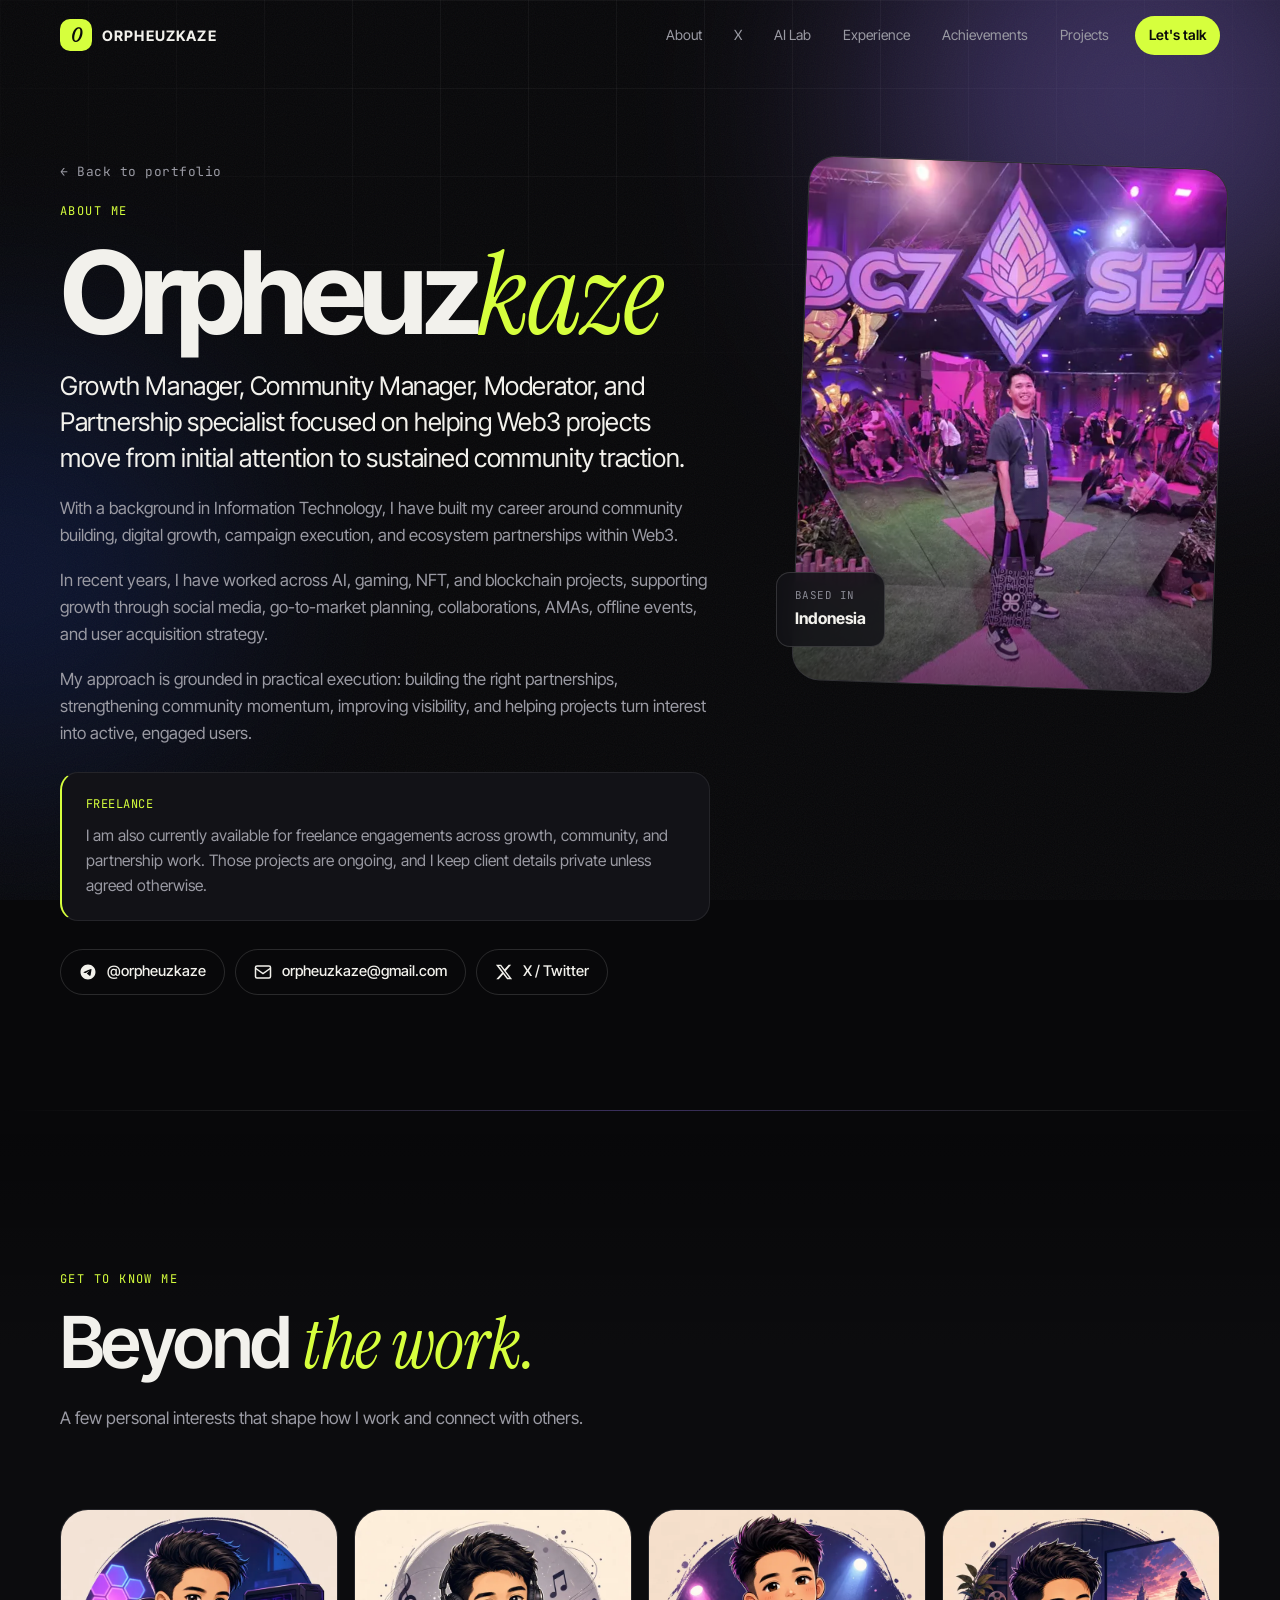
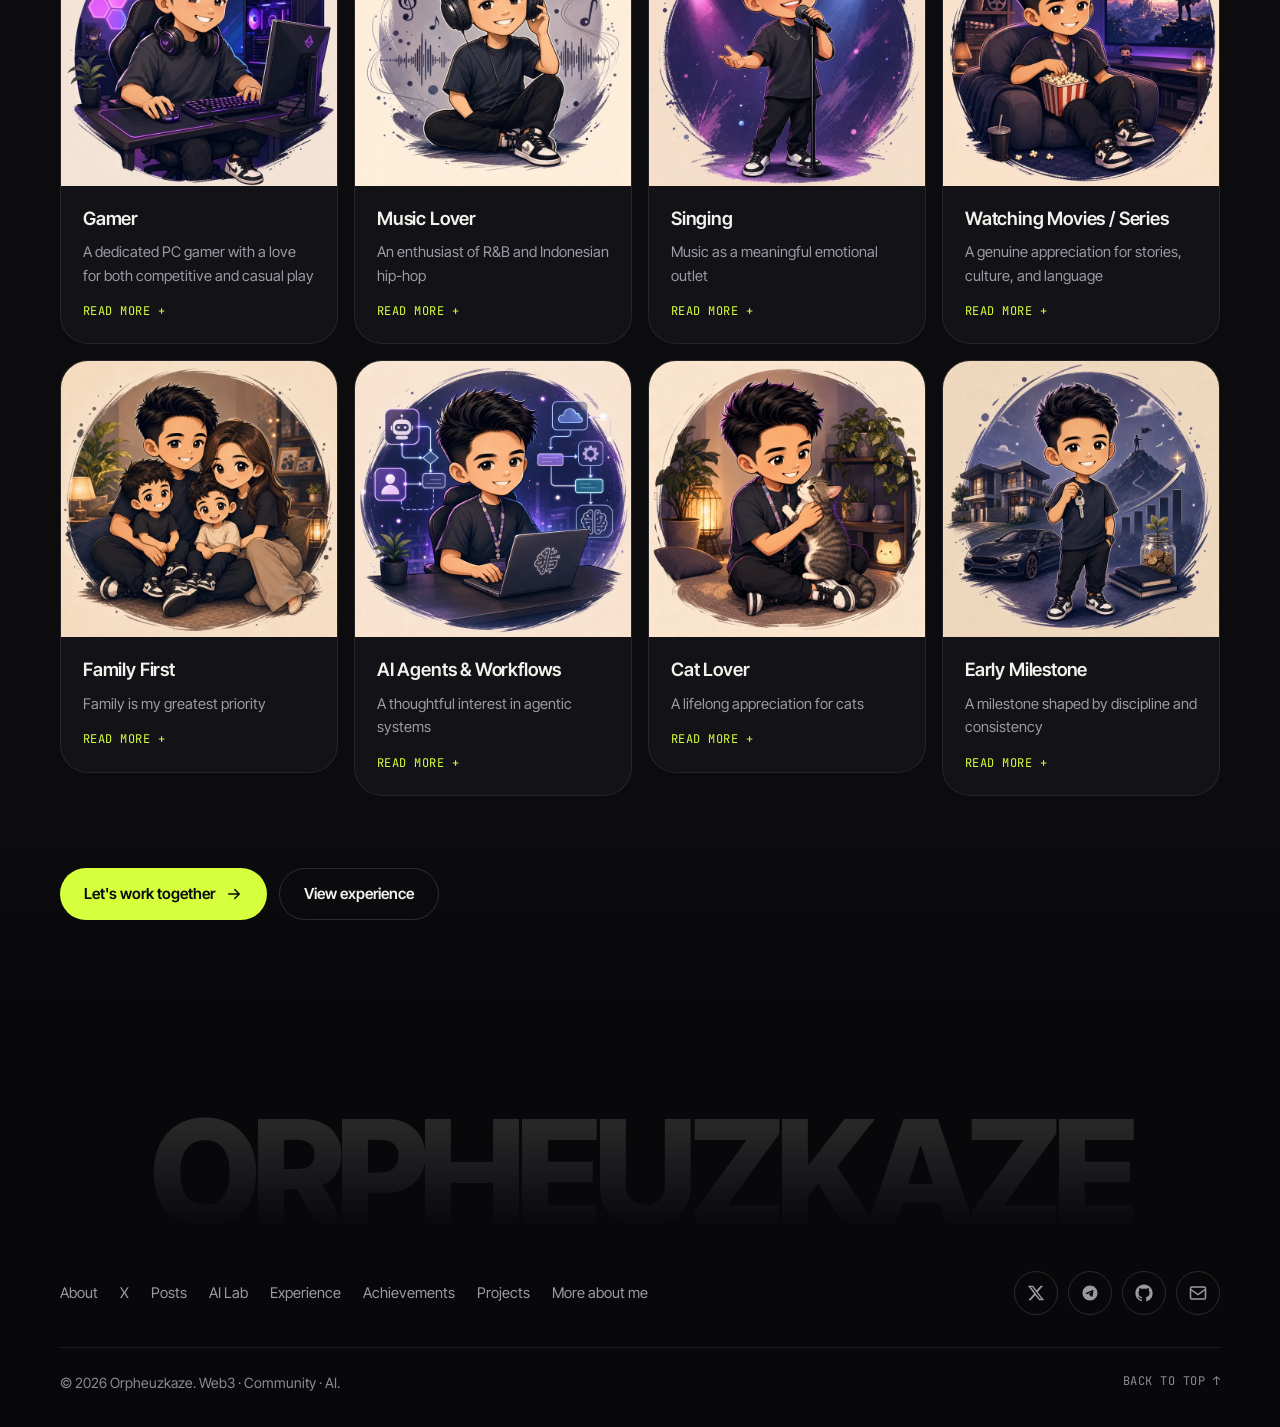
<file: profile.html>
﻿<!DOCTYPE html>
<html lang="en">
  <head>
    <meta charset="UTF-8" />
    <meta name="viewport" content="width=device-width, initial-scale=1.0" />
    <title>About Orpheuzkaze</title>
    <meta
      name="description"
      content="Learn more about Orpheuzkaze: background, focus areas, and professional approach."
    />
    <meta name="robots" content="index, follow, max-image-preview:large" />
    <meta name="author" content="Orpheuzkaze" />
    <meta name="theme-color" content="#08080a" />
    <link rel="canonical" href="https://orpheuzkaze-portfolio.vercel.app/profile.html" />
    <link rel="icon" href="./assets/favicon.svg" type="image/svg+xml" />
    <link rel="icon" href="./assets/favicon-32x32.png" type="image/png" sizes="32x32" />
    <link rel="apple-touch-icon" href="./assets/apple-touch-icon.png" />
    <meta property="og:type" content="profile" />
    <meta property="og:site_name" content="Orpheuzkaze Portfolio" />
    <meta property="og:title" content="About Orpheuzkaze" />
    <meta
      property="og:description"
      content="Learn more about Orpheuzkaze: background, focus areas, and professional approach."
    />
    <meta property="og:url" content="https://orpheuzkaze-portfolio.vercel.app/profile.html" />
    <meta property="og:image" content="https://orpheuzkaze-portfolio.vercel.app/assets/og-image.jpg" />
    <meta property="og:image:width" content="1200" />
    <meta property="og:image:height" content="630" />
    <meta property="og:image:alt" content="About Orpheuzkaze: Web3 growth, community & AI creative" />
    <meta property="og:locale" content="en_US" />
    <meta name="twitter:card" content="summary_large_image" />
    <meta name="twitter:site" content="@orpheuskaze" />
    <meta name="twitter:title" content="About Orpheuzkaze" />
    <meta
      name="twitter:description"
      content="Learn more about Orpheuzkaze: background, focus areas, and professional approach."
    />
    <meta name="twitter:image" content="https://orpheuzkaze-portfolio.vercel.app/assets/og-image.jpg" />
    <meta name="twitter:image:alt" content="About Orpheuzkaze: Web3 growth, community & AI creative" />
    <meta name="twitter:creator" content="@orpheuskaze" />
    <link rel="preconnect" href="https://fonts.googleapis.com" />
    <link rel="preconnect" href="https://fonts.gstatic.com" crossorigin />
    <link rel="preload" as="style" href="https://fonts.googleapis.com/css2?family=Instrument+Serif:ital@0;1&family=Inter+Tight:wght@400;500;600;700;800&family=JetBrains+Mono:wght@400;500&display=swap" />
    <link rel="stylesheet" href="https://fonts.googleapis.com/css2?family=Instrument+Serif:ital@0;1&family=Inter+Tight:wght@400;500;600;700;800&family=JetBrains+Mono:wght@400;500&display=swap" media="print" onload="this.media='all'" />
    <noscript><link rel="stylesheet" href="https://fonts.googleapis.com/css2?family=Instrument+Serif:ital@0;1&family=Inter+Tight:wght@400;500;600;700;800&family=JetBrains+Mono:wght@400;500&display=swap" /></noscript>
    <link rel="stylesheet" href="./portfolio.css?v=20261114-1" />
    <script>document.documentElement.classList.add("js");</script>
    <script type="application/ld+json">
      {
        "@context": "https://schema.org",
        "@graph": [
          {
            "@type": "Person",
            "@id": "https://orpheuzkaze-portfolio.vercel.app/#person",
            "name": "Orpheuzkaze",
            "alternateName": "orpheuskaze",
            "url": "https://orpheuzkaze-portfolio.vercel.app/",
            "image": "https://orpheuzkaze-portfolio.vercel.app/assets/profile-picture.webp",
            "jobTitle": ["Web3 Growth Manager", "Community & Partnerships Specialist", "AI & Programmatic Video Producer"],
            "description": "Web3 growth, community, moderation, and partnerships specialist with an AI creative edge. Based in Indonesia, open to freelance.",
            "address": { "@type": "PostalAddress", "addressCountry": "ID" },
            "knowsLanguage": ["en", "id"],
            "knowsAbout": ["Web3 growth", "Community management", "Partnerships", "KOL marketing", "Discord moderation", "AI video", "Remotion", "Blender 3D", "AI agents"],
            "email": "mailto:orpheuzkaze@gmail.com",
            "sameAs": ["https://x.com/orpheuskaze", "https://t.me/orpheuzkaze", "https://github.com/ahmadaryanto"]
          },
          {
            "@type": "WebSite",
            "@id": "https://orpheuzkaze-portfolio.vercel.app/#website",
            "url": "https://orpheuzkaze-portfolio.vercel.app/",
            "name": "Orpheuzkaze Portfolio",
            "publisher": { "@id": "https://orpheuzkaze-portfolio.vercel.app/#person" }
          },
          {
            "@type": "ProfilePage",
            "url": "https://orpheuzkaze-portfolio.vercel.app/profile.html",
            "isPartOf": { "@id": "https://orpheuzkaze-portfolio.vercel.app/#website" },
            "about": { "@id": "https://orpheuzkaze-portfolio.vercel.app/#person" }
          }
        ]
      }
    </script>
  </head>
  <body>
    <a class="skip-link" href="#main">Skip to content</a>
    <div class="progress" aria-hidden="true"></div>
    <div class="bg" aria-hidden="true">
      <div class="bg__grid"></div>
      <div class="bg__glow bg__glow--a"></div>
      <div class="bg__glow bg__glow--b"></div>
      <div class="bg__noise"></div>
    </div>

    <header class="header">
      <div class="wrap header__inner">
        <a class="logo" href="./index.html">
          <span class="logo__mark" aria-hidden="true">O</span>
          <span class="logo__text">ORPHEUZKAZE</span>
        </a>
        <nav class="nav" id="nav" aria-label="Primary">
          <a href="./index.html#about">About</a>
          <a href="./index.html#x-profile">X</a>
          <a href="./index.html#lab">AI Lab</a>
          <a href="./index.html#experience">Experience</a>
          <a href="./index.html#achievements">Achievements</a>
          <a href="./index.html#projects">Projects</a>
          <a href="./index.html#contact" class="nav__cta">Let's talk</a>
          <ul class="nav__socials">
            <li><a href="https://x.com/orpheuskaze" target="_blank" rel="noreferrer me" aria-label="X (@orpheuskaze)"><svg viewBox="0 0 24 24" aria-hidden="true"><path fill="currentColor" d="M18.244 2.25h3.308l-7.227 8.26 8.502 11.24H16.17l-5.214-6.817L4.99 21.75H1.68l7.73-8.835L1.254 2.25H8.08l4.713 6.231zm-1.161 17.52h1.833L7.084 4.126H5.117z"/></svg></a></li>
            <li><a href="https://t.me/orpheuzkaze" target="_blank" rel="noreferrer me" aria-label="Telegram (@orpheuzkaze)"><svg viewBox="0 0 24 24" aria-hidden="true"><path fill="currentColor" d="M12 2C6.48 2 2 6.48 2 12s4.48 10 10 10 10-4.48 10-10S17.52 2 12 2zm4.64 6.8c-.15 1.58-.8 5.42-1.13 7.19-.14.75-.42 1-.68 1.03-.58.05-1.02-.38-1.58-.75-.88-.58-1.38-.94-2.23-1.5-.99-.65-.35-1.01.22-1.59.15-.15 2.71-2.48 2.76-2.69a.2.2 0 00-.05-.18c-.06-.05-.14-.03-.21-.02-.09.02-1.49.95-4.22 2.79-.4.27-.76.41-1.08.4-.36-.01-1.04-.2-1.55-.37-.63-.2-1.12-.31-1.08-.66.02-.18.27-.36.74-.55 2.92-1.27 4.86-2.11 5.83-2.51 2.78-1.16 3.35-1.36 3.73-1.36.08 0 .27.02.39.12.1.08.13.19.14.27-.01.06.01.24 0 .38z"/></svg></a></li>
            <li><a href="https://github.com/ahmadaryanto" target="_blank" rel="noreferrer me" aria-label="GitHub"><svg viewBox="0 0 24 24" aria-hidden="true"><path fill="currentColor" d="M12 .5C5.65.5.5 5.65.5 12a11.5 11.5 0 0 0 7.86 10.92c.58.1.79-.25.79-.56v-2c-3.2.7-3.87-1.37-3.87-1.37-.53-1.33-1.28-1.69-1.28-1.69-1.05-.71.08-.7.08-.7 1.16.08 1.77 1.19 1.77 1.19 1.03 1.76 2.7 1.25 3.36.96.1-.75.4-1.25.73-1.54-2.56-.29-5.24-1.28-5.24-5.69 0-1.26.45-2.29 1.19-3.1-.12-.29-.52-1.46.11-3.05 0 0 .97-.31 3.17 1.18a11 11 0 0 1 5.78 0c2.2-1.49 3.17-1.18 3.17-1.18.63 1.59.23 2.76.11 3.05.74.81 1.19 1.84 1.19 3.1 0 4.42-2.69 5.39-5.25 5.68.41.36.78 1.06.78 2.14v3.17c0 .31.21.67.8.56A11.5 11.5 0 0 0 23.5 12C23.5 5.65 18.35.5 12 .5z"/></svg></a></li>
            <li><a href="mailto:orpheuzkaze@gmail.com" aria-label="Email orpheuzkaze@gmail.com"><svg viewBox="0 0 24 24" aria-hidden="true" fill="none" stroke="currentColor" stroke-width="2"><rect x="2" y="4" width="20" height="16" rx="2"/><path d="M2 7l10 7 10-7"/></svg></a></li>
          </ul>
        </nav>
        <button class="burger" id="burger" type="button" aria-label="Open menu" aria-expanded="false" aria-controls="nav">
          <span></span><span></span>
        </button>
      </div>
    </header>

    <main id="main">
      <!-- About me -->
      <section class="subhero">
        <div class="wrap subhero__grid">
          <div class="subhero__copy">
            <a class="back-link mono" href="./index.html" data-reveal>← Back to portfolio</a>
            <p class="eyebrow" data-reveal>About Me</p>
            <h1 class="subhero__title" data-reveal>Orpheuz<em>kaze</em></h1>
            <p class="about__lead" data-reveal>
              Growth Manager, Community Manager, Moderator, and Partnership
              specialist focused on helping Web3 projects move from initial
              attention to sustained community traction.
            </p>
            <div class="subhero__body">
              <p data-reveal>
                With a background in Information Technology, I have built my career
                around community building, digital growth, campaign execution, and
                ecosystem partnerships within Web3.
              </p>
              <p data-reveal>
                In recent years, I have worked across AI, gaming, NFT, and blockchain
                projects, supporting growth through social media, go-to-market planning,
                collaborations, AMAs, offline events, and user acquisition strategy.
              </p>
              <p data-reveal>
                My approach is grounded in practical execution: building the right
                partnerships, strengthening community momentum, improving visibility,
                and helping projects turn interest into active, engaged users.
              </p>
              <aside class="note" data-reveal>
                <span class="note__label mono">Freelance</span>
                <p>
                  I am also currently available for freelance engagements across growth,
                  community, and partnership work. Those projects are ongoing, and I keep
                  client details private unless agreed otherwise.
                </p>
              </aside>
            </div>

            <div class="pills" data-reveal>
              <a class="pill" href="https://t.me/orpheuzkaze" target="_blank" rel="noreferrer">
                <svg viewBox="0 0 24 24" aria-hidden="true"><path fill="currentColor" d="M12 2C6.48 2 2 6.48 2 12s4.48 10 10 10 10-4.48 10-10S17.52 2 12 2zm4.64 6.8c-.15 1.58-.8 5.42-1.13 7.19-.14.75-.42 1-.68 1.03-.58.05-1.02-.38-1.58-.75-.88-.58-1.38-.94-2.23-1.5-.99-.65-.35-1.01.22-1.59.15-.15 2.71-2.48 2.76-2.69a.2.2 0 00-.05-.18c-.06-.05-.14-.03-.21-.02-.09.02-1.49.95-4.22 2.79-.4.27-.76.41-1.08.4-.36-.01-1.04-.2-1.55-.37-.63-.2-1.12-.31-1.08-.66.02-.18.27-.36.74-.55 2.92-1.27 4.86-2.11 5.83-2.51 2.78-1.16 3.35-1.36 3.73-1.36.08 0 .27.02.39.12.1.08.13.19.14.27-.01.06.01.24 0 .38z"/></svg>
                @orpheuzkaze
              </a>
              <a class="pill" href="mailto:orpheuzkaze@gmail.com">
                <svg viewBox="0 0 24 24" aria-hidden="true" fill="none" stroke="currentColor" stroke-width="2"><rect x="2" y="4" width="20" height="16" rx="2"/><path d="M2 7l10 7 10-7"/></svg>
                orpheuzkaze@gmail.com
              </a>
              <a class="pill" href="https://x.com/orpheuskaze" target="_blank" rel="noreferrer">
                <svg viewBox="0 0 24 24" aria-hidden="true"><path fill="currentColor" d="M18.244 2.25h3.308l-7.227 8.26 8.502 11.24H16.17l-5.214-6.817L4.99 21.75H1.68l7.73-8.835L1.254 2.25H8.08l4.713 6.231zm-1.161 17.52h1.833L7.084 4.126H5.117z"/></svg>
                X / Twitter
              </a>
            </div>
          </div>

          <div class="subhero__media" data-reveal>
            <figure class="portrait">
              <div class="portrait__frame">
                <img src="./assets/profile-picture.webp" srcset="./assets/profile-picture-480.webp 480w, ./assets/profile-picture.webp 880w" sizes="(max-width: 900px) 280px, 420px" alt="Orpheuzkaze profile picture" width="880" height="1174" />
              </div>
              <figcaption class="portrait__tag">
                <span class="mono">Based in</span>
                <strong>Indonesia</strong>
              </figcaption>
            </figure>
          </div>
        </div>
      </section>

      <!-- Get to know me -->
      <section class="section section--tint" id="get-to-know">
        <div class="wrap">
          <header class="section__head" data-reveal>
            <p class="eyebrow">Get To Know Me</p>
            <h2 class="section__title">Beyond <em>the work.</em></h2>
            <p class="section__sub">A few personal interests that shape how I work and connect with others.</p>
          </header>

          <div class="interests">
            <details class="interest" data-reveal>
              <summary>
                <span class="interest__img"><img src="./assets/get-to-know/gamer.webp" alt="Gamer illustration" loading="lazy" /></span>
                <span class="interest__title">Gamer</span>
                <span class="interest__short">A dedicated PC gamer with a love for both competitive and casual play</span>
                <span class="interest__toggle mono">Read more</span>
              </summary>
              <p class="interest__detail">I have been a PC gamer for many years and still make time for a good session whenever I can. While I enjoy a wide range of games, Dota 2 remains a personal favorite. Gaming helps me stay sharp in strategy, patience, and focus under pressure.</p>
            </details>

            <details class="interest" data-reveal>
              <summary>
                <span class="interest__img"><img src="./assets/get-to-know/music-lover.webp" alt="Music lover illustration" loading="lazy" /></span>
                <span class="interest__title">Music Lover</span>
                <span class="interest__short">An enthusiast of R&amp;B and Indonesian hip-hop</span>
                <span class="interest__toggle mono">Read more</span>
              </summary>
              <p class="interest__detail">My playlist is a thoughtful mix of R&amp;B and Indonesian hip-hop. Music helps me stay focused during work and brings positive energy to my time outside of it.</p>
            </details>

            <details class="interest" data-reveal>
              <summary>
                <span class="interest__img"><img src="./assets/get-to-know/singing.webp" alt="Singing illustration" loading="lazy" /></span>
                <span class="interest__title">Singing</span>
                <span class="interest__short">Music as a meaningful emotional outlet</span>
                <span class="interest__toggle mono">Read more</span>
              </summary>
              <p class="interest__detail">Singing is one of the most natural ways for me to release stress and reset my mindset. It keeps me grounded and helps me maintain balance in both work and life.</p>
            </details>

            <details class="interest" data-reveal>
              <summary>
                <span class="interest__img"><img src="./assets/get-to-know/watching-movies-series.webp" alt="Watching movies and series illustration" loading="lazy" /></span>
                <span class="interest__title">Watching Movies / Series</span>
                <span class="interest__short">A genuine appreciation for stories, culture, and language</span>
                <span class="interest__toggle mono">Read more</span>
              </summary>
              <p class="interest__detail">Films and series allow me to unwind while deepening my appreciation for different cultures and languages. My all-time favorite movie is Interstellar, and my favorite anime is Shingeki no Kyojin.</p>
            </details>

            <details class="interest" data-reveal>
              <summary>
                <span class="interest__img"><img src="./assets/get-to-know/family-first.webp" alt="Family first illustration" loading="lazy" /></span>
                <span class="interest__title">Family First</span>
                <span class="interest__short">Family is my greatest priority</span>
                <span class="interest__toggle mono">Read more</span>
              </summary>
              <p class="interest__detail">Family always comes first. Time with the people closest to me keeps me grounded, gives me purpose, and reminds me of what matters most beyond professional life.</p>
            </details>

            <details class="interest" data-reveal>
              <summary>
                <span class="interest__img"><img src="./assets/get-to-know/ai-agents-workflows.webp" alt="AI agents and workflows illustration" loading="lazy" /></span>
                <span class="interest__title">AI Agents &amp; Workflows</span>
                <span class="interest__short">A thoughtful interest in agentic systems</span>
                <span class="interest__toggle mono">Read more</span>
              </summary>
              <p class="interest__detail">I follow developments in AI agents, agentic workflows, and automation with genuine interest. I enjoy exploring how these systems can support more efficient and effective execution.</p>
            </details>

            <details class="interest" data-reveal>
              <summary>
                <span class="interest__img"><img src="./assets/get-to-know/cat-lover.webp" alt="Cat lover illustration" loading="lazy" /></span>
                <span class="interest__title">Cat Lover</span>
                <span class="interest__short">A lifelong appreciation for cats</span>
                <span class="interest__toggle mono">Read more</span>
              </summary>
              <p class="interest__detail">I have always had a deep fondness for cats. They bring calm energy, personality, and a quiet sense of comfort that makes everyday life feel a little lighter.</p>
            </details>

            <details class="interest" data-reveal>
              <summary>
                <span class="interest__img"><img src="./assets/get-to-know/milestone.webp" alt="Milestone illustration" loading="lazy" /></span>
                <span class="interest__title">Early Milestone</span>
                <span class="interest__short">A milestone shaped by discipline and consistency</span>
                <span class="interest__toggle mono">Read more</span>
              </summary>
              <p class="interest__detail">An early financial milestone was meaningful not only in itself, but as a reflection of discipline, sacrifice, consistency, and building lasting security for my family.</p>
            </details>
          </div>

          <div class="subpage-cta" data-reveal>
            <a class="btn btn--primary" href="./index.html#contact">
              Let's work together
              <svg viewBox="0 0 24 24" aria-hidden="true"><path d="M5 12h14M13 6l6 6-6 6" fill="none" stroke="currentColor" stroke-width="2" stroke-linecap="round" stroke-linejoin="round"/></svg>
            </a>
            <a class="btn btn--ghost" href="./index.html#experience">View experience</a>
          </div>
        </div>
      </section>
    </main>

    <footer class="footer">
      <div class="wrap footer__inner">
        <p class="footer__big" aria-hidden="true">ORPHEUZKAZE</p>
        <div class="footer__grid">
          <nav class="footer__nav" aria-label="Footer">
            <a href="./index.html#about">About</a>
            <a href="./index.html#x-profile">X</a>
            <a href="./index.html#top-posts">Posts</a>
            <a href="./index.html#lab">AI Lab</a>
            <a href="./index.html#experience">Experience</a>
            <a href="./index.html#achievements">Achievements</a>
            <a href="./index.html#projects">Projects</a>
            <a href="./profile.html">More about me</a>
          </nav>
          <ul class="footer__socials">
            <li><a href="https://x.com/orpheuskaze" target="_blank" rel="noreferrer me" aria-label="X (@orpheuskaze)"><svg viewBox="0 0 24 24" aria-hidden="true"><path fill="currentColor" d="M18.244 2.25h3.308l-7.227 8.26 8.502 11.24H16.17l-5.214-6.817L4.99 21.75H1.68l7.73-8.835L1.254 2.25H8.08l4.713 6.231zm-1.161 17.52h1.833L7.084 4.126H5.117z"/></svg></a></li>
            <li><a href="https://t.me/orpheuzkaze" target="_blank" rel="noreferrer me" aria-label="Telegram (@orpheuzkaze)"><svg viewBox="0 0 24 24" aria-hidden="true"><path fill="currentColor" d="M12 2C6.48 2 2 6.48 2 12s4.48 10 10 10 10-4.48 10-10S17.52 2 12 2zm4.64 6.8c-.15 1.58-.8 5.42-1.13 7.19-.14.75-.42 1-.68 1.03-.58.05-1.02-.38-1.58-.75-.88-.58-1.38-.94-2.23-1.5-.99-.65-.35-1.01.22-1.59.15-.15 2.71-2.48 2.76-2.69a.2.2 0 00-.05-.18c-.06-.05-.14-.03-.21-.02-.09.02-1.49.95-4.22 2.79-.4.27-.76.41-1.08.4-.36-.01-1.04-.2-1.55-.37-.63-.2-1.12-.31-1.08-.66.02-.18.27-.36.74-.55 2.92-1.27 4.86-2.11 5.83-2.51 2.78-1.16 3.35-1.36 3.73-1.36.08 0 .27.02.39.12.1.08.13.19.14.27-.01.06.01.24 0 .38z"/></svg></a></li>
            <li><a href="https://github.com/ahmadaryanto" target="_blank" rel="noreferrer me" aria-label="GitHub"><svg viewBox="0 0 24 24" aria-hidden="true"><path fill="currentColor" d="M12 .5C5.65.5.5 5.65.5 12a11.5 11.5 0 0 0 7.86 10.92c.58.1.79-.25.79-.56v-2c-3.2.7-3.87-1.37-3.87-1.37-.53-1.33-1.28-1.69-1.28-1.69-1.05-.71.08-.7.08-.7 1.16.08 1.77 1.19 1.77 1.19 1.03 1.76 2.7 1.25 3.36.96.1-.75.4-1.25.73-1.54-2.56-.29-5.24-1.28-5.24-5.69 0-1.26.45-2.29 1.19-3.1-.12-.29-.52-1.46.11-3.05 0 0 .97-.31 3.17 1.18a11 11 0 0 1 5.78 0c2.2-1.49 3.17-1.18 3.17-1.18.63 1.59.23 2.76.11 3.05.74.81 1.19 1.84 1.19 3.1 0 4.42-2.69 5.39-5.25 5.68.41.36.78 1.06.78 2.14v3.17c0 .31.21.67.8.56A11.5 11.5 0 0 0 23.5 12C23.5 5.65 18.35.5 12 .5z"/></svg></a></li>
            <li><a href="mailto:orpheuzkaze@gmail.com" aria-label="Email orpheuzkaze@gmail.com"><svg viewBox="0 0 24 24" aria-hidden="true" fill="none" stroke="currentColor" stroke-width="2"><rect x="2" y="4" width="20" height="16" rx="2"/><path d="M2 7l10 7 10-7"/></svg></a></li>
          </ul>
        </div>
        <div class="footer__row">
          <p>&copy; <span id="year">2026</span> Orpheuzkaze. Web3 · Community · AI.</p>
          <a href="#main" class="mono">Back to top ↑</a>
        </div>
      </div>
    </footer>

    <div class="toast" role="status" aria-live="polite"></div>
    <script src="./portfolio.js?v=20261114-1" defer></script>
  </body>
</html>
</file>
<file: portfolio.css>
/* ==========================================================================
   Orpheuzkaze portfolio, 2026 redesign
   Dark editorial · Web3 + AI
   ========================================================================== */

:root {
  --bg: #08080a;
  --bg-2: #0e0e12;
  --surface: #121217;
  --surface-2: #17171d;
  --line: rgba(255, 255, 255, 0.08);
  --line-2: rgba(255, 255, 255, 0.14);
  --text: #f2f1ec;
  --muted: #9a9aa3;
  --dim: #8a8a94;
  --accent: #d6ff3d;          /* acid lime */
  --accent-ink: #0b0b0b;
  --ai: #9b7bff;              /* AI violet */
  --ai-2: #4fd1ff;

  --font-sans: "Inter Tight", system-ui, -apple-system, "Segoe UI", sans-serif;
  --font-serif: "Instrument Serif", "Times New Roman", serif;
  --font-mono: "JetBrains Mono", ui-monospace, "SFMono-Regular", monospace;

  --wrap: 1240px;
  --pad: clamp(20px, 4vw, 40px);
  --radius: 18px;
  --radius-lg: 28px;
  --ease: cubic-bezier(0.22, 1, 0.36, 1);
  --header-h: 72px;
}

*,
*::before,
*::after { box-sizing: border-box; }

html {
  scroll-behavior: smooth;
  scroll-padding-top: calc(var(--header-h) + 16px);
  -webkit-text-size-adjust: 100%;
}

body {
  margin: 0;
  background: var(--bg);
  color: var(--text);
  font-family: var(--font-sans);
  font-size: 16px;
  line-height: 1.6;
  -webkit-font-smoothing: antialiased;
  overflow-x: hidden;
}

body.is-locked { overflow: hidden; }

img { display: block; max-width: 100%; height: auto; }
a { color: inherit; text-decoration: none; }
ul, ol { margin: 0; padding: 0; list-style: none; }
h1, h2, h3, h4, p, figure, dl, dd { margin: 0; }
button { font: inherit; color: inherit; background: none; border: 0; cursor: pointer; padding: 0; }

::selection { background: var(--accent); color: var(--accent-ink); }

:focus-visible {
  outline: 2px solid var(--accent);
  outline-offset: 3px;
  border-radius: 6px;
}

em {
  font-family: var(--font-serif);
  font-style: italic;
  font-weight: 400;
  letter-spacing: -0.01em;
}

.mono {
  font-family: var(--font-mono);
  font-size: 0.75rem;
  letter-spacing: 0.04em;
  text-transform: uppercase;
}

.wrap {
  width: 100%;
  max-width: var(--wrap);
  margin: 0 auto;
  padding: 0 var(--pad);
}

.skip-link {
  position: fixed;
  top: -100px;
  left: 16px;
  z-index: 200;
  padding: 10px 16px;
  background: var(--accent);
  color: var(--accent-ink);
  border-radius: 10px;
  font-weight: 600;
}
.skip-link:focus { top: 16px; }

/* ---------- Background ---------- */
.bg { position: fixed; inset: 0; z-index: -1; pointer-events: none; overflow: hidden; }
.bg__grid {
  position: absolute;
  inset: 0;
  background-image:
    linear-gradient(var(--line) 1px, transparent 1px),
    linear-gradient(90deg, var(--line) 1px, transparent 1px);
  background-size: 88px 88px;
  mask-image: radial-gradient(ellipse 80% 60% at 50% 0%, #000 30%, transparent 75%);
  opacity: 0.5;
}
.bg__glow {
  position: absolute;
  border-radius: 50%;
  filter: blur(120px);
  opacity: 0.35;
  animation: drift 22s ease-in-out infinite alternate;
}
.bg__glow--a { width: 520px; height: 520px; top: -160px; right: -120px; background: var(--ai); }
.bg__glow--b { width: 420px; height: 420px; top: 40vh; left: -200px; background: #2a5cff; opacity: 0.18; animation-delay: -8s; }
.bg__noise {
  position: absolute;
  inset: -50%;
  opacity: 0.05;
  background-image: url("data:image/svg+xml,%3Csvg xmlns='http://www.w3.org/2000/svg' width='160' height='160'%3E%3Cfilter id='n'%3E%3CfeTurbulence type='fractalNoise' baseFrequency='.9' numOctaves='2' stitchTiles='stitch'/%3E%3C/filter%3E%3Crect width='100%25' height='100%25' filter='url(%23n)'/%3E%3C/svg%3E");
}
@keyframes drift {
  to { transform: translate3d(-60px, 80px, 0) scale(1.1); }
}

.progress {
  position: fixed;
  top: 0;
  left: 0;
  height: 2px;
  width: 100%;
  z-index: 120;
  background: linear-gradient(90deg, var(--accent), var(--ai));
  transform-origin: 0 50%;
  transform: scaleX(0);
}

/* ---------- Header ---------- */
.header {
  position: fixed;
  inset: 0 0 auto 0;
  z-index: 100;
  height: var(--header-h);
  display: flex;
  align-items: center;
  transition: background 0.3s var(--ease), border-color 0.3s var(--ease), backdrop-filter 0.3s;
  border-bottom: 1px solid transparent;
}
.header.is-scrolled {
  background: rgba(8, 8, 10, 0.72);
  backdrop-filter: blur(16px) saturate(140%);
  -webkit-backdrop-filter: blur(16px) saturate(140%);
  border-bottom-color: var(--line);
}
.header__inner { display: flex; align-items: center; justify-content: space-between; gap: 24px; }

.logo { display: inline-flex; align-items: center; gap: 10px; font-weight: 700; letter-spacing: 0.08em; font-size: 0.9rem; }
.logo__mark {
  display: grid;
  place-items: center;
  width: 32px;
  height: 32px;
  border-radius: 10px;
  background: var(--accent);
  color: var(--accent-ink);
  font-family: var(--font-serif);
  font-style: italic;
  font-size: 1.25rem;
  letter-spacing: 0;
}

.nav { display: flex; align-items: center; gap: 4px; }
.nav a {
  position: relative;
  padding: 8px 14px;
  font-size: 0.875rem;
  color: var(--muted);
  border-radius: 999px;
  transition: color 0.2s, background 0.2s;
}
.nav a:hover,
.nav a.is-active { color: var(--text); background: rgba(255, 255, 255, 0.06); }
.nav .nav__cta {
  margin-left: 8px;
  color: var(--accent-ink);
  background: var(--accent);
  font-weight: 600;
}
.nav .nav__cta:hover { color: var(--accent-ink); background: #e6ff7a; }

.burger { display: none; width: 44px; height: 44px; border-radius: 12px; border: 1px solid var(--line-2); position: relative; }
.burger span {
  position: absolute;
  left: 12px;
  right: 12px;
  height: 1.5px;
  background: var(--text);
  transition: transform 0.3s var(--ease), top 0.3s var(--ease);
}
.burger span:first-child { top: 17px; }
.burger span:last-child { top: 25px; }
.burger[aria-expanded="true"] span:first-child { top: 21px; transform: rotate(45deg); }
.burger[aria-expanded="true"] span:last-child { top: 21px; transform: rotate(-45deg); }

/* ---------- Buttons & links ---------- */
.btn {
  display: inline-flex;
  align-items: center;
  gap: 10px;
  height: 52px;
  padding: 0 24px;
  border-radius: 999px;
  font-weight: 600;
  font-size: 0.95rem;
  white-space: nowrap;
  transition: transform 0.25s var(--ease), background 0.25s, border-color 0.25s, color 0.25s;
}
.btn svg { width: 18px; height: 18px; transition: transform 0.25s var(--ease); }
.btn:hover svg { transform: translateX(3px); }
.btn--primary { background: var(--accent); color: var(--accent-ink); }
.btn--primary:hover { background: #e6ff7a; transform: translateY(-2px); }
.btn--ghost { border: 1px solid var(--line-2); color: var(--text); }
.btn--ghost:hover { border-color: var(--text); transform: translateY(-2px); }
.btn--light { background: var(--text); color: var(--bg); }
.btn--light:hover { background: #fff; }
.btn--sm { height: 40px; padding: 0 18px; font-size: 0.875rem; }

.link-arrow {
  display: inline-flex;
  align-items: center;
  gap: 8px;
  font-weight: 600;
  color: var(--text);
  border-bottom: 1px solid var(--line-2);
  padding-bottom: 4px;
  transition: border-color 0.2s, color 0.2s;
}
.link-arrow svg { width: 16px; height: 16px; transition: transform 0.25s var(--ease); }
.link-arrow:hover { color: var(--accent); border-color: var(--accent); }
.link-arrow:hover svg { transform: translate(2px, -2px); }

/* ---------- Sections ---------- */
.section { position: relative; padding: clamp(88px, 12vw, 160px) 0; }
.section--tint { background: linear-gradient(180deg, transparent, rgba(255, 255, 255, 0.018) 15%, rgba(255, 255, 255, 0.018) 85%, transparent); }

.section__head { position: relative; max-width: 860px; margin-bottom: clamp(48px, 6vw, 80px); }
.section__head--row { display: flex; align-items: flex-end; justify-content: space-between; gap: 24px; max-width: none; }
.section__index {
  display: block;
  font-family: var(--font-mono);
  font-size: 0.75rem;
  color: var(--dim);
  margin-bottom: 18px;
}
.section__index::after {
  content: "";
  display: inline-block;
  width: 48px;
  height: 1px;
  margin-left: 12px;
  vertical-align: middle;
  background: var(--line-2);
}

.eyebrow {
  display: inline-flex;
  align-items: center;
  gap: 10px;
  font-family: var(--font-mono);
  font-size: 0.75rem;
  letter-spacing: 0.12em;
  text-transform: uppercase;
  color: var(--accent);
  margin-bottom: 18px;
}
.eyebrow--ai {
  background: linear-gradient(90deg, var(--ai), var(--ai-2));
  -webkit-background-clip: text;
  background-clip: text;
  color: transparent;
}

.section__title {
  font-size: clamp(2.4rem, 5.6vw, 4.75rem);
  line-height: 1;
  font-weight: 600;
  letter-spacing: -0.035em;
}
.section__title em { color: var(--accent); }
.section__sub { margin-top: 24px; max-width: 640px; color: var(--muted); font-size: 1.075rem; }

.sub-title {
  font-size: clamp(1.4rem, 2.4vw, 1.9rem);
  font-weight: 600;
  letter-spacing: -0.02em;
  margin-bottom: 28px;
}

/* ---------- Reveal ---------- */
.js [data-reveal] {
  opacity: 0;
  transform: translate3d(0, 28px, 0);
  transition: opacity 0.9s var(--ease), transform 0.9s var(--ease);
  transition-delay: calc(var(--i, 0) * 70ms);
}
.js [data-reveal].is-in { opacity: 1; transform: none; }

/* ==========================================================================
   01 · HERO
   ========================================================================== */
.hero { position: relative; padding: calc(var(--header-h) + clamp(48px, 8vw, 110px)) 0 0; }
.hero__grid {
  display: grid;
  grid-template-columns: 1.55fr 1fr;
  gap: clamp(40px, 5vw, 80px);
  align-items: center;
}

.status {
  display: inline-flex;
  align-items: center;
  gap: 10px;
  padding: 8px 16px 8px 12px;
  border: 1px solid var(--line-2);
  border-radius: 999px;
  font-size: 0.85rem;
  color: var(--muted);
  background: rgba(255, 255, 255, 0.03);
  margin-bottom: 32px;
}
.status__dot { position: relative; width: 8px; height: 8px; border-radius: 50%; background: #3ddc84; }
.status__dot::after {
  content: "";
  position: absolute;
  inset: -4px;
  border-radius: 50%;
  border: 1px solid #3ddc84;
  animation: ping 2s var(--ease) infinite;
}
@keyframes ping { 0% { transform: scale(0.6); opacity: 1; } 100% { transform: scale(1.8); opacity: 0; } }

.hero__title {
  font-size: clamp(2.6rem, 5.6vw, 5.4rem);
  font-weight: 700;
  line-height: 0.98;
  letter-spacing: -0.05em;
}
.hero__line { display: block; }
.hero__line--serif { font-weight: 500; }
.hero__line--serif em:first-of-type { color: var(--accent); }
.hero__line--serif em:last-of-type {
  background: linear-gradient(90deg, var(--ai), var(--ai-2));
  -webkit-background-clip: text;
  background-clip: text;
  color: transparent;
  padding-right: 0.06em;
}

.hero__lead { margin-top: 32px; max-width: 560px; font-size: clamp(1.05rem, 1.4vw, 1.2rem); color: var(--muted); }
.hero__lead strong { color: var(--text); font-weight: 600; }

.chips { display: flex; flex-wrap: wrap; gap: 8px; margin-top: 28px; }
.chips li {
  padding: 7px 14px;
  border: 1px solid var(--line-2);
  border-radius: 999px;
  font-size: 0.82rem;
  color: var(--text);
  background: rgba(255, 255, 255, 0.02);
}
.chips .chips__hl { border-color: rgba(214, 255, 61, 0.4); color: var(--accent); background: rgba(214, 255, 61, 0.06); }

.hero__actions { display: flex; flex-wrap: wrap; gap: 12px; margin-top: 40px; }

.hero__media { justify-self: end; width: 100%; max-width: 440px; }
.portrait { position: relative; }
.portrait__frame {
  position: relative;
  aspect-ratio: 4 / 5;
  border-radius: var(--radius-lg);
  overflow: hidden;
  border: 1px solid var(--line-2);
  background: var(--surface);
  transform: rotate(2deg);
  transition: transform 0.8s var(--ease);
}
.portrait:hover .portrait__frame { transform: rotate(0deg) scale(1.01); }
.portrait__frame::after {
  content: "";
  position: absolute;
  inset: 0;
  background: linear-gradient(180deg, transparent 55%, rgba(8, 8, 10, 0.6));
}
.portrait__frame img { width: 100%; height: 100%; object-fit: cover; }
.portrait__tag {
  position: absolute;
  left: -24px;
  bottom: 40px;
  display: flex;
  flex-direction: column;
  gap: 2px;
  padding: 14px 18px;
  border-radius: 14px;
  background: rgba(18, 18, 23, 0.85);
  backdrop-filter: blur(12px);
  -webkit-backdrop-filter: blur(12px);
  border: 1px solid var(--line-2);
}
.portrait__tag .mono { color: var(--dim); font-size: 0.68rem; }
.portrait__tag strong { font-size: 1rem; }
.portrait__badge {
  position: absolute;
  top: -36px;
  right: -28px;
  width: 120px;
  height: 120px;
  display: grid;
  place-items: center;
  border-radius: 50%;
  background: var(--accent);
  color: var(--accent-ink);
}
.portrait__badge svg { position: absolute; inset: 0; animation: spin 18s linear infinite; }
.portrait__badge text { font-family: var(--font-mono); font-size: 9.6px; letter-spacing: 0.18em; fill: var(--accent-ink); }
.portrait__badge span { font-size: 1.5rem; }
@keyframes spin { to { transform: rotate(360deg); } }

.hero__stats {
  display: grid;
  grid-template-columns: repeat(4, 1fr);
  margin-top: clamp(64px, 9vw, 120px);
  border-top: 1px solid var(--line);
  border-bottom: 1px solid var(--line);
}
.hero__stats > div { padding: 28px 24px; border-left: 1px solid var(--line); }
.hero__stats > div:first-child { border-left: 0; padding-left: 0; }
.hero__stats dt { font-family: var(--font-mono); font-size: 0.72rem; text-transform: uppercase; letter-spacing: 0.08em; color: var(--dim); }
.hero__stats dd { margin-top: 6px; font-size: clamp(1.6rem, 3vw, 2.5rem); font-weight: 600; letter-spacing: -0.03em; }

/* Marquee */
.marquee {
  position: relative;
  margin-top: 0;
  padding: 28px 0;
  overflow: hidden;
  mask-image: linear-gradient(90deg, transparent, #000 10%, #000 90%, transparent);
  -webkit-mask-image: linear-gradient(90deg, transparent, #000 10%, #000 90%, transparent);
}
.marquee__track { display: flex; width: max-content; animation: marquee 45s linear infinite; }
.marquee:hover .marquee__track { animation-play-state: paused; }
.marquee__group { display: flex; gap: 44px; padding-right: 44px; }
.marquee__group a {
  display: inline-flex;
  align-items: center;
  gap: 12px;
  white-space: nowrap;
  font-weight: 500;
  color: var(--muted);
  transition: color 0.2s;
}
.marquee__group a:hover { color: var(--text); }
.marquee__group img { width: 30px; height: 30px; border-radius: 8px; object-fit: cover; filter: grayscale(1); opacity: 0.8; transition: filter 0.2s, opacity 0.2s; }
.marquee__group a:hover img { filter: none; opacity: 1; }
@keyframes marquee { to { transform: translateX(-50%); } }

/* ==========================================================================
   02 · ABOUT
   ========================================================================== */
.about { display: grid; grid-template-columns: 1.5fr 1fr; gap: clamp(40px, 6vw, 96px); align-items: start; }
.about__copy { display: grid; gap: 20px; color: var(--muted); font-size: 1.05rem; max-width: 680px; }
.about__lead { color: var(--text); font-size: clamp(1.3rem, 2vw, 1.65rem); line-height: 1.4; letter-spacing: -0.015em; }
.about__copy .link-arrow { justify-self: start; margin-top: 8px; }

.note {
  margin-top: 8px;
  padding: 22px 24px;
  border-radius: var(--radius);
  border: 1px solid var(--line);
  border-left: 2px solid var(--accent);
  background: var(--surface);
}
.note__label { display: block; color: var(--accent); margin-bottom: 8px; }
.note p { font-size: 0.98rem; }

.facts { position: sticky; top: calc(var(--header-h) + 24px); border-top: 1px solid var(--line); }
.facts > div { display: flex; justify-content: space-between; gap: 16px; padding: 18px 0; border-bottom: 1px solid var(--line); }
.facts dt { font-family: var(--font-mono); font-size: 0.75rem; text-transform: uppercase; letter-spacing: 0.06em; color: var(--dim); padding-top: 3px; }
.facts dd { text-align: right; font-weight: 500; }

.skills { margin-top: clamp(72px, 9vw, 120px); }
.skills__grid {
  display: grid;
  grid-template-columns: repeat(4, 1fr);
  gap: 1px;
  background: var(--line);
  border: 1px solid var(--line);
  border-radius: var(--radius-lg);
  overflow: hidden;
}
.skill { padding: 28px 26px 32px; background: var(--bg); transition: background 0.3s; }
.skill:hover { background: var(--surface); }
.skill--feature { background: linear-gradient(135deg, rgba(214, 255, 61, 0.08), transparent 60%), var(--bg); }
.skill__tag { color: var(--accent); display: block; margin-bottom: 18px; }
.skill h4 { font-size: 1.08rem; font-weight: 600; letter-spacing: -0.01em; line-height: 1.3; margin-bottom: 10px; }
.skill--feature h4 { font-size: 1.2rem; }
.skill p { font-size: 0.92rem; color: var(--muted); }

/* ==========================================================================
   03 · X PROFILE
   ========================================================================== */
.xgrid { display: grid; grid-template-columns: minmax(0, 1fr) minmax(0, 1.1fr); gap: clamp(32px, 5vw, 72px); align-items: start; }

.xcard {
  border-radius: var(--radius-lg);
  border: 1px solid var(--line-2);
  background: var(--surface);
  overflow: hidden;
  box-shadow: 0 40px 80px -40px rgba(0, 0, 0, 0.8);
}
.xcard__banner {
  position: relative;
  aspect-ratio: 3 / 1;
  overflow: hidden;
  background: linear-gradient(120deg, #14141a, #1d1b2b);
}
.xcard__banner img { position: absolute; inset: 0; width: 100%; height: 100%; object-fit: cover; }
.xcard__body { padding: 0 28px 28px; }
.xcard__top { display: flex; justify-content: space-between; align-items: flex-end; margin-top: -48px; }
.xcard__avatar { position: relative; z-index: 1; width: 96px; height: 96px; border-radius: 50%; border: 4px solid var(--surface); object-fit: cover; background: var(--surface-2); }
.xcard__name { margin-top: 16px; display: flex; align-items: center; gap: 6px; font-size: 1.4rem; font-weight: 700; letter-spacing: -0.02em; }
.xcard__verified { width: 20px; height: 20px; color: var(--accent); }
.xcard__handle { color: var(--dim); text-transform: none; font-size: 0.85rem; margin-top: 2px; }
.xcard__bio { margin-top: 16px; color: var(--text); font-size: 1rem; }
.xcard__meta { display: flex; flex-wrap: wrap; gap: 8px 20px; margin-top: 16px; color: var(--muted); font-size: 0.88rem; }
.xcard__meta li { display: inline-flex; align-items: center; gap: 6px; }
.xcard__meta svg { width: 16px; height: 16px; }
.xcard__meta a { color: var(--accent); }
.xcard__top .btn svg { width: 15px; height: 15px; }
.xcard__top .btn:hover svg { transform: none; }
.xcard__stats { display: flex; flex-wrap: wrap; gap: 6px 22px; margin-top: 16px; font-size: 0.92rem; }
.xcard__stats > div { display: flex; flex-direction: row-reverse; justify-content: flex-end; gap: 5px; }
.xcard__stats dd { font-weight: 700; color: var(--text); }
.xcard__stats dt { color: var(--muted); }
[hidden] { display: none !important; }
.xtopics__intro strong { font-weight: 600; }
.xtopics__intro em { color: var(--accent); }
.xtopics__label { color: var(--dim); margin-bottom: 4px; font-weight: 400; }

.xtopics__intro { font-size: clamp(1.15rem, 1.8vw, 1.4rem); line-height: 1.45; letter-spacing: -0.01em; margin-bottom: 32px; }
.topic-list { border-top: 1px solid var(--line); }
.topic-list li {
  display: grid;
  grid-template-columns: 48px 1fr;
  gap: 4px 16px;
  padding: 22px 0;
  border-bottom: 1px solid var(--line);
  transition: padding 0.35s var(--ease);
}
.topic-list li:hover { padding-left: 10px; }
.topic-list .mono { grid-row: span 2; color: var(--accent); padding-top: 4px; }
.topic-list strong { font-size: 1.1rem; font-weight: 600; }
.topic-list p { color: var(--muted); font-size: 0.95rem; }

/* ==========================================================================
   05 · AI CREATIVE LAB
   ========================================================================== */
.section--lab { overflow: hidden; }
.section--lab::before {
  content: "";
  position: absolute;
  inset: 10% -10% auto auto;
  width: 60vw;
  height: 60vw;
  max-width: 800px;
  max-height: 800px;
  border-radius: 50%;
  background: radial-gradient(circle, rgba(155, 123, 255, 0.18), transparent 65%);
  pointer-events: none;
}
.section--lab .section__title em {
  background: linear-gradient(90deg, var(--ai), var(--ai-2));
  -webkit-background-clip: text;
  background-clip: text;
  color: transparent;
  padding-right: 0.08em;
}


/* ==========================================================================
   06 · EXPERIENCE
   ========================================================================== */
.logos { display: grid; grid-template-columns: repeat(8, 1fr); gap: 10px; margin-bottom: clamp(56px, 7vw, 88px); }
.logos a {
  display: flex;
  flex-direction: column;
  align-items: center;
  gap: 10px;
  padding: 18px 8px;
  border-radius: var(--radius);
  border: 1px solid var(--line);
  transition: border-color 0.3s, background 0.3s, transform 0.4s var(--ease);
}
.logos a:hover { border-color: var(--line-2); background: var(--surface); transform: translateY(-3px); }
.logos img { width: 52px; height: 52px; border-radius: 14px; object-fit: cover; }
.logos span { font-family: var(--font-mono); font-size: 0.62rem; letter-spacing: 0.06em; color: var(--muted); text-align: center; line-height: 1.3; }

.timeline { border-top: 1px solid var(--line); }
.job {
  display: grid;
  grid-template-columns: 200px 1fr;
  gap: 32px;
  padding: clamp(32px, 4vw, 48px) 0;
  border-bottom: 1px solid var(--line);
}
.job__when { color: var(--dim); padding-top: 14px; }
.job__head { display: flex; align-items: center; gap: 18px; }
.job__head img { width: 56px; height: 56px; border-radius: 14px; object-fit: cover; border: 1px solid var(--line-2); }
.job__head h3 { font-size: clamp(1.5rem, 2.6vw, 2.1rem); font-weight: 600; letter-spacing: -0.03em; line-height: 1.1; }
.job__head h3 a { background: linear-gradient(currentColor, currentColor) 0 100% / 0 1px no-repeat; transition: background-size 0.4s var(--ease), color 0.2s; }
.job__head h3 a:hover { color: var(--accent); background-size: 100% 1px; }
.job__role { color: var(--text); font-weight: 500; margin-top: 2px; }
.job__role span { color: var(--dim); font-weight: 400; }
.job__meta { margin-top: 16px; color: var(--muted); font-family: var(--font-serif); font-style: italic; font-size: 1.2rem; }

.job__metrics { display: flex; flex-wrap: wrap; gap: 8px; margin-top: 20px; }
.job__metrics li {
  padding: 8px 14px;
  border-radius: 10px;
  background: var(--surface);
  border: 1px solid var(--line);
  font-size: 0.85rem;
  color: var(--muted);
}
.job__metrics strong { color: var(--accent); font-weight: 600; margin-right: 4px; }

.job__list { margin-top: 22px; display: grid; gap: 10px; max-width: 760px; }
.job__list li { position: relative; padding-left: 22px; color: var(--muted); font-size: 0.98rem; }
.job__list li::before {
  content: "";
  position: absolute;
  left: 0;
  top: 0.72em;
  width: 10px;
  height: 1px;
  background: var(--dim);
}

/* ==========================================================================
   07 · ACHIEVEMENTS
   ========================================================================== */
.stats {
  display: grid;
  grid-template-columns: repeat(3, 1fr);
  gap: 1px;
  background: var(--line);
  border: 1px solid var(--line);
  border-radius: var(--radius-lg);
  overflow: hidden;
}
.stat { position: relative; padding: clamp(28px, 3.4vw, 44px); background: var(--bg); transition: background 0.3s; }
.stat:hover { background: var(--surface); }
.stat--hl { background: linear-gradient(160deg, rgba(214, 255, 61, 0.12), transparent 70%), var(--bg); }
.stat__num {
  display: inline-block;
  font-size: clamp(3rem, 6vw, 5rem);
  font-weight: 600;
  line-height: 1;
  letter-spacing: -0.05em;
  font-variant-numeric: tabular-nums;
}
.stat--hl .stat__num { color: var(--accent); }
.stat__unit { margin-left: 8px; font-family: var(--font-serif); font-style: italic; font-size: clamp(1.4rem, 2.4vw, 2rem); color: var(--muted); }
.stat h3 { margin-top: 20px; font-family: var(--font-mono); font-size: 0.78rem; letter-spacing: 0.08em; text-transform: uppercase; font-weight: 500; }
.stat p { margin-top: 8px; font-size: 0.92rem; color: var(--muted); max-width: 320px; }
/* 3-column grid: if the last row would have one empty cell, let the last stat fill it */
@media (min-width: 901px) {
  .stats > .stat:last-child:nth-child(3n + 2) { grid-column: span 2; }
}

.events { margin-top: clamp(72px, 9vw, 120px); }
.events__grid { display: grid; grid-template-columns: 1fr 1fr; gap: 20px; }
.panel { padding: 32px; border-radius: var(--radius-lg); border: 1px solid var(--line); background: var(--surface); display: grid; gap: 14px; align-content: start; }
.panel__tag { color: var(--accent); }
.panel h4 { font-size: 1.4rem; font-weight: 600; letter-spacing: -0.02em; }
.panel p { color: var(--muted); }

.gallery { display: grid; grid-template-columns: 1fr 1fr; gap: 20px; margin-top: 20px; }
.gallery__item {
  display: block;
  border-radius: var(--radius-lg);
  overflow: hidden;
  border: 1px solid var(--line);
  cursor: zoom-in;
}
.gallery__item img { width: 100%; height: auto; transition: transform 0.8s var(--ease); }
.gallery__item:hover img { transform: scale(1.03); }

.partners { margin-top: clamp(72px, 9vw, 120px); }
.partners .sub-title { margin-bottom: 8px; }
.partners__sub { color: var(--muted); margin-bottom: 28px; }
.partners__grid { display: grid; grid-template-columns: repeat(6, minmax(0, 1fr)); gap: 10px; }
.partners__grid a {
  display: flex;
  align-items: center;
  gap: 12px;
  padding: 14px;
  border-radius: 14px;
  border: 1px solid var(--line);
  font-size: 0.9rem;
  font-weight: 500;
  color: var(--muted);
  min-width: 0;
  transition: border-color 0.3s, color 0.3s, background 0.3s;
}
.partners__grid span { min-width: 0; overflow-wrap: anywhere; }
.partners__grid a:hover { border-color: var(--line-2); color: var(--text); background: var(--surface); }
.partners__grid img { width: 36px; height: 36px; flex: none; border-radius: 10px; object-fit: cover; filter: grayscale(1); transition: filter 0.3s; }
.partners__grid a:hover img { filter: none; }

/* ==========================================================================
   09 · CONTACT & OFFERINGS
   ========================================================================== */
.offerings { margin-bottom: clamp(56px, 7vw, 88px); }
.offerings__grid {
  display: grid;
  grid-template-columns: repeat(3, minmax(0, 1fr));
  gap: 20px;
}
.offering {
  display: flex;
  flex-direction: column;
  gap: 14px;
  padding: clamp(26px, 3vw, 36px);
  border-radius: var(--radius-lg);
  border: 1px solid var(--line);
  background: var(--surface);
  transition: border-color 0.3s, transform 0.45s var(--ease), box-shadow 0.45s var(--ease);
}
.offering:hover {
  border-color: var(--line-2);
  transform: translateY(-4px);
}
.offering--hl {
  border-color: rgba(155, 123, 255, 0.35);
  background:
    radial-gradient(ellipse 80% 60% at 100% 0%, rgba(155, 123, 255, 0.16), transparent 65%),
    var(--surface);
}
.offering--hl:hover {
  border-color: rgba(155, 123, 255, 0.6);
  box-shadow: 0 32px 64px -36px rgba(155, 123, 255, 0.55);
}
.offering__num { color: var(--accent); }
.offering--hl .offering__num { color: var(--ai-2); }
.offering h3 { font-size: clamp(1.25rem, 2vw, 1.5rem); font-weight: 600; letter-spacing: -0.02em; line-height: 1.2; }
.offering p { color: var(--muted); font-size: 0.95rem; flex: 1; }
.offering .chips-row { margin-top: 6px; }

.contact__box {
  position: relative;
  padding: clamp(40px, 7vw, 96px);
  border-radius: 36px;
  border: 1px solid var(--line-2);
  background:
    radial-gradient(ellipse 60% 80% at 100% 0%, rgba(155, 123, 255, 0.2), transparent 60%),
    radial-gradient(ellipse 50% 70% at 0% 100%, rgba(214, 255, 61, 0.12), transparent 60%),
    var(--surface);
  overflow: hidden;
}
.contact__title {
  font-size: clamp(2.8rem, 7.5vw, 6.5rem);
  font-weight: 700;
  line-height: 0.95;
  letter-spacing: -0.05em;
}
.contact__title em { color: var(--accent); font-weight: 400; }
.contact__text { margin-top: 28px; max-width: 560px; color: var(--muted); font-size: 1.1rem; }

.contact__links { display: grid; grid-template-columns: repeat(2, minmax(0, 1fr)); max-width: 880px; gap: 14px; margin-top: 48px; }
.clink {
  display: flex;
  align-items: center;
  gap: 14px;
  padding: 18px 20px;
  border-radius: var(--radius);
  border: 1px solid var(--line-2);
  background: rgba(8, 8, 10, 0.5);
  transition: border-color 0.3s, background 0.3s, transform 0.4s var(--ease);
  min-width: 0;
}
.clink:hover { border-color: var(--accent); transform: translateY(-3px); }
.clink__main { display: flex; align-items: center; gap: 14px; min-width: 0; flex: 1; }
.clink__icon { flex: none; width: 42px; height: 42px; display: grid; place-items: center; border-radius: 12px; background: var(--surface-2); }
.clink__icon svg { width: 20px; height: 20px; }
.clink__label { display: flex; flex-direction: column; min-width: 0; font-weight: 600; overflow: hidden; text-overflow: ellipsis; white-space: nowrap; }
.clink__label small { color: var(--dim); font-weight: 400; font-size: 0.66rem; }
.clink__arrow { margin-left: auto; color: var(--dim); transition: color 0.2s, transform 0.3s var(--ease); }
.clink:hover .clink__arrow { color: var(--accent); transform: translate(2px, -2px); }
.clink__copy {
  flex: none;
  margin-left: auto;
  padding: 6px 10px;
  border-radius: 8px;
  border: 1px solid var(--line-2);
  font-size: 0.66rem;
  color: var(--muted);
  transition: color 0.2s, border-color 0.2s;
}
.clink__copy:hover { color: var(--accent); border-color: var(--accent); }

/* ---------- Footer ---------- */
.footer { padding: 40px 0 32px; overflow: hidden; }
.footer__big {
  font-size: clamp(2.6rem, 11.5vw, 10.5rem);
  font-weight: 800;
  line-height: 0.8;
  letter-spacing: -0.06em;
  text-align: center;
  background: linear-gradient(180deg, rgba(255, 255, 255, 0.14), rgba(255, 255, 255, 0));
  -webkit-background-clip: text;
  background-clip: text;
  color: transparent;
  user-select: none;
}
.footer__row {
  display: flex;
  justify-content: space-between;
  gap: 16px;
  flex-wrap: wrap;
  margin-top: 32px;
  padding-top: 24px;
  border-top: 1px solid var(--line);
  color: var(--dim);
  font-size: 0.88rem;
}
.footer__row a:hover { color: var(--accent); }

/* ---------- Lightbox & toast ---------- */
.lightbox {
  position: fixed;
  inset: 0;
  z-index: 150;
  display: grid;
  place-items: center;
  padding: 24px;
  background: rgba(4, 4, 6, 0.9);
  backdrop-filter: blur(8px);
  -webkit-backdrop-filter: blur(8px);
  opacity: 0;
  visibility: hidden;
  transition: opacity 0.3s, visibility 0.3s;
}
.lightbox.is-open { opacity: 1; visibility: visible; }
.lightbox img { max-width: min(1200px, 100%); max-height: 88vh; border-radius: var(--radius); transform: scale(0.96); transition: transform 0.4s var(--ease); }
.lightbox.is-open img { transform: none; }
.lightbox__close {
  position: absolute;
  top: 20px;
  right: 20px;
  width: 44px;
  height: 44px;
  border-radius: 50%;
  border: 1px solid var(--line-2);
  font-size: 1.4rem;
  line-height: 1;
}

.toast {
  position: fixed;
  left: 50%;
  bottom: 28px;
  z-index: 160;
  padding: 12px 20px;
  border-radius: 999px;
  background: var(--accent);
  color: var(--accent-ink);
  font-weight: 600;
  font-size: 0.9rem;
  transform: translate(-50%, 20px);
  opacity: 0;
  pointer-events: none;
  transition: opacity 0.3s, transform 0.4s var(--ease);
}
.toast.is-on { opacity: 1; transform: translate(-50%, 0); }

/* ==========================================================================
   Responsive
   ========================================================================== */
@media (max-width: 1080px) {
  .skills__grid { grid-template-columns: repeat(2, 1fr); }
  .logos { grid-template-columns: repeat(4, 1fr); }
  .partners__grid { grid-template-columns: repeat(4, 1fr); }
  .contact__links { grid-template-columns: 1fr; max-width: 520px; }
}

@media (max-width: 900px) {
  :root { --header-h: 64px; }

  .burger { display: block; }
  .nav {
    position: fixed;
    inset: var(--header-h) 0 auto 0;
    height: calc(100dvh - var(--header-h));
    flex-direction: column;
    align-items: stretch;
    gap: 4px;
    padding: 24px var(--pad);
    background: rgba(8, 8, 10, 0.97);
    backdrop-filter: blur(16px);
    -webkit-backdrop-filter: blur(16px);
    opacity: 0;
    visibility: hidden;
    transform: translateY(-8px);
    transition: opacity 0.3s, visibility 0.3s, transform 0.3s var(--ease);
  }
  .nav.is-open { opacity: 1; visibility: visible; transform: none; }
  .nav a { padding: 16px 4px; font-size: 1.6rem; font-weight: 600; letter-spacing: -0.02em; color: var(--text); border-radius: 0; border-bottom: 1px solid var(--line); }
  .nav a:hover, .nav a.is-active { background: none; color: var(--accent); }
  .nav .nav__cta { margin: 24px 0 0; text-align: center; border-radius: 999px; border: 0; font-size: 1.05rem; padding: 16px; }

  .hero__grid { grid-template-columns: 1fr; }
  .hero__media { order: -1; justify-self: start; max-width: 300px; margin-left: 20px; }
  .portrait__badge { width: 96px; height: 96px; top: -24px; right: -24px; }
  .portrait__badge text { font-size: 9.6px; }
  .hero__stats { grid-template-columns: repeat(2, 1fr); }
  .hero__stats > div:nth-child(3) { border-left: 0; padding-left: 0; }
  .hero__stats > div:nth-child(n + 3) { border-top: 1px solid var(--line); }

  .about { grid-template-columns: 1fr; }
  .facts { position: static; }
  .xgrid { grid-template-columns: 1fr; }
  .job { grid-template-columns: 1fr; gap: 12px; }
  .job__when { padding-top: 0; }
  .stats { grid-template-columns: repeat(2, 1fr); }
  .events__grid, .gallery { grid-template-columns: 1fr; }
  .section__head--row { flex-direction: column; align-items: flex-start; }
}

@media (max-width: 600px) {
  .skills__grid { grid-template-columns: 1fr; }
  .skill--feature { grid-column: auto; }
  .logos { grid-template-columns: repeat(2, 1fr); }
  .partners__grid { grid-template-columns: repeat(2, 1fr); }
  .stats { grid-template-columns: 1fr; }
  .hero__actions .btn { flex: 1; justify-content: center; padding: 0 18px; }
  .portrait__tag { left: -12px; }
  .job__head img { width: 46px; height: 46px; }
  .contact__box { border-radius: 24px; }
}

@media (prefers-reduced-motion: reduce) {
  *, *::before, *::after {
    animation-duration: 0.01ms !important;
    animation-iteration-count: 1 !important;
    transition-duration: 0.01ms !important;
    scroll-behavior: auto !important;
  }
  .js [data-reveal] { opacity: 1; transform: none; }
  .marquee__track { animation: none; }
}

/* Let the email address wrap instead of truncating on narrow cards */
.clink--email .clink__label { white-space: normal; overflow-wrap: anywhere; }

/* ==========================================================================
   Subpage · About me (profile.html)
   ========================================================================== */
.subhero { padding: calc(var(--header-h) + clamp(48px, 7vw, 96px)) 0 clamp(72px, 9vw, 120px); }
.subhero__grid { display: grid; grid-template-columns: 1.5fr 1fr; gap: clamp(40px, 6vw, 96px); align-items: start; }
.subhero__copy { display: grid; gap: 20px; max-width: 700px; }
.subhero__copy .eyebrow { margin-bottom: 0; }
.back-link { justify-self: start; color: var(--muted); text-transform: none; font-size: 0.8rem; transition: color 0.2s; }
.back-link:hover { color: var(--accent); }
.subhero__title {
  font-size: clamp(3.2rem, 9vw, 8rem);
  font-weight: 700;
  line-height: 0.9;
  letter-spacing: -0.055em;
}
.subhero__title em { color: var(--accent); font-weight: 400; }
.subhero__body { display: grid; gap: 18px; color: var(--muted); font-size: 1.05rem; }
.subhero__media { position: sticky; top: calc(var(--header-h) + 32px); width: 100%; max-width: 420px; justify-self: end; }

.pills { display: flex; flex-wrap: wrap; gap: 10px; margin-top: 8px; }
.pill {
  display: inline-flex;
  align-items: center;
  gap: 10px;
  height: 46px;
  padding: 0 18px;
  border-radius: 999px;
  border: 1px solid var(--line-2);
  font-size: 0.92rem;
  font-weight: 500;
  transition: border-color 0.2s, color 0.2s, transform 0.3s var(--ease);
}
.pill svg { width: 18px; height: 18px; flex: none; }
.pill:hover { border-color: var(--accent); color: var(--accent); transform: translateY(-2px); }

.interests { display: grid; grid-template-columns: repeat(4, 1fr); gap: 16px; align-items: start; }
.interest {
  border-radius: var(--radius-lg);
  border: 1px solid var(--line);
  background: var(--surface);
  overflow: hidden;
  transition: border-color 0.3s, transform 0.4s var(--ease);
}
.interest:hover { border-color: var(--line-2); transform: translateY(-4px); }
.interest[open] { border-color: rgba(214, 255, 61, 0.35); }
.interest summary { display: grid; gap: 8px; padding: 0 0 22px; cursor: pointer; list-style: none; }
.interest summary::-webkit-details-marker { display: none; }
.interest__img { display: block; aspect-ratio: 1 / 1; overflow: hidden; margin-bottom: 10px; }
.interest__img img { width: 100%; height: 100%; object-fit: cover; transition: transform 0.8s var(--ease); }
.interest:hover .interest__img img { transform: scale(1.05); }
.interest__title, .interest__short, .interest__toggle, .interest__detail { padding: 0 22px; }
.interest__title { font-size: 1.15rem; font-weight: 600; letter-spacing: -0.01em; }
.interest__short { color: var(--muted); font-size: 0.92rem; }
.interest__toggle { color: var(--accent); margin-top: 6px; }
.interest__toggle::after { content: " +"; }
.interest[open] .interest__toggle { font-size: 0; }
.interest[open] .interest__toggle::after { content: "Show less −"; font-size: 0.75rem; }
.interest__detail { padding-bottom: 24px; margin-top: -6px; color: var(--text); font-size: 0.95rem; }

.subpage-cta { display: flex; flex-wrap: wrap; gap: 12px; margin-top: clamp(48px, 6vw, 72px); }

@media (max-width: 1080px) {
  .interests { grid-template-columns: repeat(3, 1fr); }
}
@media (max-width: 900px) {
  .subhero__grid { grid-template-columns: 1fr; }
  .subhero__media { position: static; order: -1; justify-self: start; max-width: 280px; margin-left: 20px; }
  .interests { grid-template-columns: repeat(2, 1fr); }
}
@media (max-width: 520px) {
  .interests { gap: 10px; }
  .interest__title, .interest__short, .interest__toggle, .interest__detail { padding: 0 14px; }
  .interest__title { font-size: 1rem; }
  .interest__short { font-size: 0.85rem; }
  .pill { flex: 1 1 100%; justify-content: center; }
}

.inline-link { color: var(--text); border-bottom: 1px solid var(--line-2); transition: color 0.2s, border-color 0.2s; }
.inline-link:hover { color: var(--accent); border-color: var(--accent); }

/* ==========================================================================
   05 · AI CREATIVE LAB · cinematic gallery
   ========================================================================== */
.section--lab {
  background:
    radial-gradient(ellipse 70% 50% at 50% 0%, rgba(155, 123, 255, 0.12), transparent 70%),
    linear-gradient(180deg, transparent, #050507 18%, #050507 82%, transparent);
  isolation: isolate;
}

/* Giant outline ticker behind the heading */
.lab-ticker {
  position: absolute;
  top: clamp(24px, 4vw, 56px);
  left: 0;
  right: 0;
  z-index: -1;
  overflow: hidden;
  pointer-events: none;
  opacity: 0.6;
}
.lab-ticker__track { display: flex; width: max-content; animation: marquee 60s linear infinite; }
.lab-ticker span {
  font-size: clamp(4rem, 11vw, 10rem);
  font-weight: 800;
  letter-spacing: -0.04em;
  line-height: 1;
  white-space: nowrap;
  color: transparent;
  -webkit-text-stroke: 1px rgba(155, 123, 255, 0.16);
}

.lab__head { align-items: flex-end; }
.lab-stats { display: flex; gap: clamp(20px, 3vw, 40px); flex: none; }
.lab-stats div { display: flex; flex-direction: column-reverse; gap: 4px; }
.lab-stats dd {
  font-size: clamp(2.2rem, 4vw, 3.4rem);
  font-weight: 600;
  line-height: 1;
  letter-spacing: -0.04em;
  background: linear-gradient(180deg, var(--text), rgba(242, 241, 236, 0.45));
  -webkit-background-clip: text;
  background-clip: text;
  color: transparent;
}
.lab-stats dt { font-family: var(--font-mono); font-size: 0.7rem; letter-spacing: 0.08em; text-transform: uppercase; color: var(--dim); }

/* Featured "now showing" player */
.lab-feature:empty { display: none; }
.feature {
  position: relative;
  display: block;
  width: 100%;
  aspect-ratio: 21 / 9;
  border-radius: 32px;
  overflow: hidden;
  border: 1px solid rgba(155, 123, 255, 0.28);
  background: #000;
  text-align: left;
  cursor: pointer;
  box-shadow: 0 60px 120px -60px rgba(155, 123, 255, 0.55);
}
.feature__media,
.feature__media img,
.feature__media video { position: absolute; inset: 0; width: 100%; height: 100%; object-fit: cover; }
.feature__media img { transition: transform 1.6s var(--ease); }
@media (min-width: 901px) {
  /* keep the poster clear of the text column */
  .feature__media { left: 34%; width: auto; right: 0; }
  .feature::before {
    background:
      linear-gradient(90deg, rgba(5, 5, 7, 1) 0%, rgba(5, 5, 7, 1) 34%, rgba(5, 5, 7, 0.4) 46%, transparent 62%),
      linear-gradient(0deg, rgba(5, 5, 7, 0.6), transparent 35%);
  }
}
.feature__media video { opacity: 0; transition: opacity 0.6s; }
.feature.is-previewing .feature__media video { opacity: 1; }
.feature:hover .feature__media img { transform: scale(1.04); }
.feature::before {
  /* letterbox + vignette */
  content: "";
  position: absolute;
  inset: 0;
  z-index: 1;
  background:
    linear-gradient(90deg, rgba(5, 5, 7, 0.92) 0%, rgba(5, 5, 7, 0.6) 38%, transparent 70%),
    linear-gradient(0deg, rgba(5, 5, 7, 0.85), transparent 45%);
}
.feature::after {
  /* film grain */
  content: "";
  position: absolute;
  inset: -50%;
  z-index: 2;
  opacity: 0.07;
  pointer-events: none;
  background-image: url("data:image/svg+xml,%3Csvg xmlns='http://www.w3.org/2000/svg' width='160' height='160'%3E%3Cfilter id='n'%3E%3CfeTurbulence type='fractalNoise' baseFrequency='.9' numOctaves='2' stitchTiles='stitch'/%3E%3C/filter%3E%3Crect width='100%25' height='100%25' filter='url(%23n)'/%3E%3C/svg%3E");
  animation: grain 1.2s steps(6) infinite;
}
@keyframes grain {
  0% { transform: translate(0, 0); }
  20% { transform: translate(-3%, 2%); }
  40% { transform: translate(2%, -3%); }
  60% { transform: translate(-2%, -1%); }
  80% { transform: translate(3%, 3%); }
  100% { transform: translate(0, 0); }
}
.feature__body {
  position: absolute;
  inset: auto auto 0 0;
  z-index: 3;
  display: grid;
  gap: 14px;
  max-width: 560px;
  padding: clamp(24px, 4vw, 52px);
}
.feature__badge {
  justify-self: start;
  display: inline-flex;
  align-items: center;
  gap: 8px;
  padding: 6px 12px;
  border-radius: 999px;
  background: rgba(155, 123, 255, 0.16);
  border: 1px solid rgba(155, 123, 255, 0.4);
  color: #d9cdff;
}
.feature__badge::before { content: ""; width: 6px; height: 6px; border-radius: 50%; background: #ff4d6d; box-shadow: 0 0 10px #ff4d6d; animation: blink 1.6s infinite; }
@keyframes blink { 50% { opacity: 0.3; } }
.feature__title { font-size: clamp(1.8rem, 3.6vw, 3.2rem); font-weight: 700; line-height: 1; letter-spacing: -0.04em; }
.feature__desc { color: rgba(242, 241, 236, 0.75); font-size: clamp(0.92rem, 1.1vw, 1.02rem); max-width: 480px; }
.feature__play {
  position: absolute;
  top: 50%;
  left: 68%;
  z-index: 3;
  width: clamp(72px, 8vw, 104px);
  aspect-ratio: 1;
  display: grid;
  place-items: center;
  border-radius: 50%;
  background: rgba(255, 255, 255, 0.12);
  backdrop-filter: blur(14px);
  -webkit-backdrop-filter: blur(14px);
  border: 1px solid rgba(255, 255, 255, 0.35);
  transform: translate(-50%, -50%);
  transition: transform 0.5s var(--ease), background 0.3s, color 0.3s;
}
.feature__play::before,
.feature__play::after {
  content: "";
  position: absolute;
  inset: -1px;
  border-radius: 50%;
  border: 1px solid rgba(255, 255, 255, 0.35);
  animation: ripple 2.8s var(--ease) infinite;
}
.feature__play::after { animation-delay: 1.4s; }
@keyframes ripple { from { transform: scale(1); opacity: 0.8; } to { transform: scale(1.9); opacity: 0; } }
.feature__play svg { width: 34%; height: 34%; margin-left: 6%; }
.feature:hover .feature__play { transform: translate(-50%, -50%) scale(1.08); background: var(--accent); color: var(--accent-ink); }

.chips-row { display: flex; flex-wrap: wrap; gap: 6px; }
.chips-row li {
  padding: 4px 10px;
  border-radius: 999px;
  background: rgba(255, 255, 255, 0.07);
  border: 1px solid rgba(255, 255, 255, 0.1);
  font-family: var(--font-mono);
  font-size: 0.68rem;
  letter-spacing: 0.03em;
  color: rgba(242, 241, 236, 0.85);
}
.chips-row .is-tool { border-color: rgba(79, 209, 255, 0.35); color: var(--ai-2); background: rgba(79, 209, 255, 0.06); }

/* Filters */
.lab-filters {
  display: flex;
  flex-wrap: wrap;
  gap: 8px;
  margin: clamp(40px, 5vw, 64px) 0 24px;
  padding: 6px;
  width: fit-content;
  max-width: 100%;
  border-radius: 999px;
  border: 1px solid var(--line);
  background: rgba(255, 255, 255, 0.02);
}
.lab-filter {
  display: inline-flex;
  align-items: center;
  gap: 8px;
  padding: 10px 18px;
  border-radius: 999px;
  font-size: 0.9rem;
  font-weight: 500;
  color: var(--muted);
  transition: color 0.25s, background 0.25s, box-shadow 0.25s;
}
.lab-filter span { font-family: var(--font-mono); font-size: 0.7rem; color: var(--dim); transition: color 0.25s; }
.lab-filter:hover { color: var(--text); }
.lab-filter.is-active {
  color: var(--accent-ink);
  background: linear-gradient(90deg, #b9a4ff, #7fe0ff);
  box-shadow: 0 8px 30px -8px rgba(155, 123, 255, 0.7);
}
.lab-filter.is-active span { color: rgba(11, 11, 11, 0.6); }

/* Grid */
.lab-grid {
  display: grid;
  grid-template-columns: repeat(4, 1fr);
  grid-auto-flow: dense;
  gap: 16px;
}
.lab-card {
  --mx: 50%;
  --my: 50%;
  position: relative;
  display: block;
  width: 100%;
  border-radius: 22px;
  overflow: hidden;
  background: var(--surface);
  border: 1px solid var(--line);
  text-align: left;
  cursor: pointer;
  isolation: isolate;
  aspect-ratio: 1;
  transition: transform 0.5s var(--ease), border-color 0.3s, box-shadow 0.5s var(--ease);
  animation: cardIn 0.7s var(--ease) both;
  animation-delay: calc(var(--n, 0) * 50ms);
}
.lab-card--video { grid-column: span 2; aspect-ratio: 16 / 9; }
.lab-card--reel { grid-row: span 2; aspect-ratio: 9 / 16; }
@keyframes cardIn { from { opacity: 0; transform: translateY(24px) scale(0.98); } }
.lab-card:hover {
  transform: translateY(-6px);
  border-color: rgba(155, 123, 255, 0.45);
  box-shadow: 0 30px 60px -30px rgba(155, 123, 255, 0.5);
}
.lab-card::before {
  /* cursor spotlight */
  content: "";
  position: absolute;
  inset: 0;
  z-index: 2;
  opacity: 0;
  background: radial-gradient(400px circle at var(--mx) var(--my), rgba(185, 164, 255, 0.22), transparent 45%);
  transition: opacity 0.3s;
  pointer-events: none;
}
.lab-card:hover::before { opacity: 1; }
.lab-card__media,
.lab-card__media img,
.lab-card__media video { position: absolute; inset: 0; width: 100%; height: 100%; object-fit: cover; }
.lab-card__media img { transition: transform 1.2s var(--ease); }
.lab-card:hover .lab-card__media img { transform: scale(1.06); }
.lab-card__media video { opacity: 0; transition: opacity 0.5s; }
.lab-card.is-previewing .lab-card__media video { opacity: 1; }
.lab-card__shade {
  position: absolute;
  inset: 0;
  z-index: 1;
  background: linear-gradient(0deg, rgba(5, 5, 7, 0.97) 0%, rgba(5, 5, 7, 0.75) 28%, rgba(5, 5, 7, 0.15) 60%, transparent 75%);
}
.lab-card__top {
  position: absolute;
  top: 14px;
  left: 14px;
  right: 14px;
  z-index: 3;
  display: flex;
  justify-content: space-between;
  gap: 8px;
}
.lab-card__cat,
.lab-card__time {
  padding: 5px 10px;
  border-radius: 999px;
  background: rgba(5, 5, 7, 0.6);
  backdrop-filter: blur(10px);
  -webkit-backdrop-filter: blur(10px);
  border: 1px solid rgba(255, 255, 255, 0.12);
  font-family: var(--font-mono);
  font-size: 0.66rem;
  letter-spacing: 0.05em;
  text-transform: uppercase;
}
.lab-card__time { display: inline-flex; align-items: center; gap: 6px; }
.lab-card__time svg { width: 10px; height: 10px; }
.lab-card__body {
  position: absolute;
  inset: auto 0 0 0;
  z-index: 3;
  display: grid;
  gap: 8px;
  padding: 18px;
}
.lab-card__title { font-size: 1.08rem; font-weight: 600; letter-spacing: -0.015em; line-height: 1.2; }
.lab-card--video .lab-card__title { font-size: clamp(1.1rem, 1.6vw, 1.4rem); }
.lab-card__desc {
  color: rgba(242, 241, 236, 0.7);
  font-size: 0.86rem;
  display: -webkit-box;
  -webkit-line-clamp: 2;
  -webkit-box-orient: vertical;
  overflow: hidden;
  max-height: 0;
  opacity: 0;
  transition: max-height 0.5s var(--ease), opacity 0.4s;
}
.lab-card:hover .lab-card__desc,
.lab-card:focus-visible .lab-card__desc { max-height: 3em; opacity: 1; }
.lab-card__play {
  position: absolute;
  top: 50%;
  left: 50%;
  z-index: 3;
  width: 56px;
  height: 56px;
  display: grid;
  place-items: center;
  border-radius: 50%;
  background: rgba(255, 255, 255, 0.14);
  backdrop-filter: blur(10px);
  -webkit-backdrop-filter: blur(10px);
  border: 1px solid rgba(255, 255, 255, 0.3);
  transform: translate(-50%, -50%);
  transition: transform 0.4s var(--ease), opacity 0.3s, background 0.3s, color 0.3s;
}
.lab-card__play svg { width: 18px; height: 18px; margin-left: 3px; }
.lab-card:hover .lab-card__play { transform: translate(-50%, -50%) scale(1.1); background: var(--accent); color: var(--accent-ink); }
.lab-card.is-previewing .lab-card__play { opacity: 0; }
.lab-card__zoom {
  position: absolute;
  top: 14px;
  right: 14px;
  z-index: 3;
  width: 34px;
  height: 34px;
  display: grid;
  place-items: center;
  border-radius: 50%;
  background: rgba(5, 5, 7, 0.6);
  border: 1px solid rgba(255, 255, 255, 0.15);
  opacity: 0;
  transform: scale(0.8);
  transition: opacity 0.3s, transform 0.4s var(--ease);
}
.lab-card__zoom svg { width: 14px; height: 14px; }
.lab-card:hover .lab-card__zoom { opacity: 1; transform: none; }

.lab-empty {
  display: grid;
  gap: 8px;
  justify-items: center;
  padding: 64px 24px;
  border-radius: 22px;
  border: 1px dashed var(--line-2);
  color: var(--muted);
  text-align: center;
}
.lab-empty .mono { color: var(--ai-2); }

/* Theater (full-screen viewer) */
.theater {
  position: fixed;
  inset: 0;
  z-index: 170;
  display: grid;
  grid-template-rows: auto minmax(0, 1fr) auto;
  padding: clamp(12px, 2.5vw, 28px);
  gap: 16px;
  background: rgba(3, 3, 5, 0.94);
  backdrop-filter: blur(20px) saturate(120%);
  -webkit-backdrop-filter: blur(20px) saturate(120%);
  opacity: 0;
  visibility: hidden;
  transition: opacity 0.35s, visibility 0.35s;
}
.theater.is-open { opacity: 1; visibility: visible; }
.theater__glow {
  position: absolute;
  inset: 0;
  z-index: -1;
  background-size: cover;
  background-position: center;
  filter: blur(80px) saturate(140%);
  opacity: 0.25;
  transform: scale(1.2);
}
.theater__bar { display: flex; justify-content: space-between; align-items: center; gap: 12px; color: var(--muted); }
.theater__actions { display: flex; align-items: center; gap: 10px; }
.theater__count { font-family: var(--font-mono); font-size: 0.75rem; letter-spacing: 0.08em; }
.theater__btn {
  width: 44px;
  height: 44px;
  flex: none;
  display: grid;
  place-items: center;
  border-radius: 50%;
  border: 1px solid var(--line-2);
  background: rgba(255, 255, 255, 0.04);
  color: var(--text);
  transition: background 0.2s, border-color 0.2s, color 0.2s;
}
.theater__btn:hover { background: var(--accent); border-color: var(--accent); color: var(--accent-ink); }
.theater__btn svg { width: 18px; height: 18px; }
.theater__stage { position: relative; display: grid; grid-template-columns: auto minmax(0, 1fr) auto; align-items: center; gap: 16px; min-height: 0; }
.theater__frame {
  position: relative;
  display: grid;
  place-items: center;
  height: 100%;
  min-height: 0;
  transform: scale(0.97);
  opacity: 0;
  transition: transform 0.5s var(--ease), opacity 0.4s;
}
.theater.is-open .theater__frame { transform: none; opacity: 1; }
.theater__frame video,
.theater__frame img {
  max-width: 100%;
  max-height: calc(100dvh - 300px);
  border-radius: 18px;
  box-shadow: 0 40px 120px -20px rgba(0, 0, 0, 0.9), 0 0 0 1px rgba(255, 255, 255, 0.06);
  background: #000;
}
.theater__info {
  display: grid;
  grid-template-columns: 1fr auto;
  gap: 8px 32px;
  align-items: end;
  max-width: 1100px;
  width: 100%;
  margin: 0 auto;
}
.theater__info h3 { font-size: clamp(1.3rem, 2.4vw, 2rem); font-weight: 700; letter-spacing: -0.03em; line-height: 1.1; }
.theater__info p { grid-column: 1; color: var(--muted); font-size: 0.95rem; max-width: 720px; }
.theater__info .chips-row { grid-column: 1; }
.theater__link { grid-column: 2; grid-row: 1 / span 3; align-self: center; }

@media (max-width: 1080px) {
  .lab-grid { grid-template-columns: repeat(2, 1fr); }
  .feature { aspect-ratio: 16 / 9; }
}
@media (max-width: 900px) {
  .lab__head { align-items: flex-start; }
  .theater__stage { grid-template-columns: minmax(0, 1fr); }
  .theater__stage .theater__btn { position: absolute; top: 50%; z-index: 2; transform: translateY(-50%); background: rgba(5, 5, 7, 0.7); }
  .theater__stage .theater__btn--prev { left: 6px; }
  .theater__stage .theater__btn--next { right: 6px; }
  .theater__info { grid-template-columns: 1fr; }
  .theater__link { grid-column: 1; grid-row: auto; justify-self: start; }
}
@media (max-width: 640px) {
  .feature { aspect-ratio: auto; display: flex; flex-direction: column; border-radius: 24px; }
  .feature__media { position: relative; inset: auto; aspect-ratio: 16 / 9; flex: none; }
  .feature::before { background: linear-gradient(0deg, #050507 0%, transparent 30%); height: calc((100vw - 2 * var(--pad)) * 9 / 16); bottom: auto; }
  .feature__body { position: relative; inset: auto; padding: 4px 20px 24px; }
  .feature__play { top: calc((100vw - 2 * var(--pad)) * 9 / 32); left: 50%; width: 64px; }
  .lab-grid { grid-template-columns: 1fr 1fr; gap: 10px; }
  .lab-card { border-radius: 16px; }
  .lab-card__body { padding: 12px; }
  .lab-card:not(.lab-card--video) .lab-card__title { font-size: 0.9rem; }
  .lab-card__desc { display: none; }
  .lab-filters { border-radius: 20px; }
  .lab-filter { padding: 8px 14px; font-size: 0.85rem; }
  .lab-stats dd { font-size: 2rem; }
}
@media (prefers-reduced-motion: reduce) {
  .lab-ticker__track, .feature::after, .feature__play::before, .feature__play::after { animation: none; }
}

/* ==========================================================================
   Polish pass: cohesion, transitions, header, footer, socials
   ========================================================================== */

/* Typography rhythm */
h1, h2, h3, .section__title, .hero__title, .contact__title { text-wrap: balance; }
p, li { text-wrap: pretty; }
.section__sub { line-height: 1.65; }

/* Section transitions: hairline gradient divider + softer reveal */
main > .section:not(.hero) {
  border-top: 1px solid transparent;
  border-image: linear-gradient(90deg, transparent, rgba(255, 255, 255, 0.1) 20%, rgba(155, 123, 255, 0.35) 50%, rgba(255, 255, 255, 0.1) 80%, transparent) 1;
}
.js [data-reveal] { filter: blur(6px); transition: opacity 0.9s var(--ease), transform 0.9s var(--ease), filter 0.9s var(--ease); transition-delay: calc(var(--i, 0) * 70ms); }
.js [data-reveal].is-in { filter: none; }

/* Header hides while reading down, returns on scroll up */
.header { transition: transform 0.45s var(--ease), background 0.3s var(--ease), border-color 0.3s var(--ease); }
.header.is-hidden { transform: translateY(-100%); }
body.is-locked .header { transform: none; }

/* Shared live dot */
.pulse { display: inline-block; width: 7px; height: 7px; border-radius: 50%; background: var(--ai-2); box-shadow: 0 0 0 0 rgba(79, 209, 255, 0.6); animation: pulse 2s infinite; }
.pulse--green { background: #3ddc84; box-shadow: 0 0 0 0 rgba(61, 220, 132, 0.6); }
@keyframes pulse { 70% { box-shadow: 0 0 0 9px rgba(79, 209, 255, 0); } 100% { box-shadow: 0 0 0 0 rgba(79, 209, 255, 0); } }

/* Social icon rows (mobile menu + footer) */
.nav__socials,
.footer__socials { display: flex; gap: 10px; }
.nav__socials a,
.footer__socials a {
  width: 44px;
  height: 44px;
  display: grid;
  place-items: center;
  border-radius: 50%;
  border: 1px solid var(--line-2);
  color: var(--muted);
  transition: color 0.2s, border-color 0.2s, background 0.2s, transform 0.3s var(--ease);
}
.nav__socials a:hover,
.footer__socials a:hover { color: var(--accent-ink); background: var(--accent); border-color: var(--accent); transform: translateY(-2px); }
.nav__socials svg,
.footer__socials svg { width: 18px; height: 18px; }
.nav .nav__socials { display: none; }

/* Footer */
.footer__grid {
  display: flex;
  justify-content: space-between;
  align-items: center;
  gap: 24px;
  flex-wrap: wrap;
  margin-top: 40px;
}
.footer__nav { display: flex; flex-wrap: wrap; gap: 6px 22px; }
.footer__nav a { color: var(--muted); font-size: 0.92rem; transition: color 0.2s; }
.footer__nav a:hover { color: var(--accent); }

/* X section cross-link */
.xtopics__more { margin-top: 28px; }

/* ---------- 04 · Made for X rail ---------- */
.rail-nav { display: flex; gap: 10px; flex: none; }
.rail-btn {
  width: 48px;
  height: 48px;
  display: grid;
  place-items: center;
  border-radius: 50%;
  border: 1px solid var(--line-2);
  color: var(--text);
  transition: background 0.2s, border-color 0.2s, color 0.2s, opacity 0.2s;
}
.rail-btn svg { width: 18px; height: 18px; }
.rail-btn:hover:not(:disabled) { background: var(--accent); border-color: var(--accent); color: var(--accent-ink); }
.rail-btn:disabled { opacity: 0.3; cursor: default; }

.rail {
  --gutter: max(var(--pad), calc((100vw - var(--wrap)) / 2 + var(--pad)));
  display: grid;
  grid-auto-flow: column;
  grid-auto-columns: clamp(270px, 30vw, 400px);
  gap: 16px;
  padding: 8px var(--gutter) 28px;
  overflow-x: auto;
  scroll-snap-type: x mandatory;
  scroll-padding-inline: var(--gutter);
  scrollbar-width: none;
  overscroll-behavior-x: contain;
  cursor: grab;
}
.rail::-webkit-scrollbar { display: none; }
.rail.is-dragging { cursor: grabbing; scroll-snap-type: none; }
.rail.is-dragging .post-card { pointer-events: none; }
.rail:focus-visible { outline-offset: -4px; }

.post-card {
  scroll-snap-align: start;
  display: grid;
  gap: 10px;
  align-content: start;
  text-align: left;
  cursor: pointer;
}
.post-card__media {
  position: relative;
  aspect-ratio: 16 / 9;
  border-radius: 18px;
  overflow: hidden;
  border: 1px solid var(--line);
  background: var(--surface);
  transition: border-color 0.3s, transform 0.5s var(--ease), box-shadow 0.5s var(--ease);
}
.post-card__media img,
.post-card__media video { position: absolute; inset: 0; width: 100%; height: 100%; object-fit: cover; }
.post-card--reel .post-card__media {
  background: radial-gradient(circle at 50% 50%, rgba(155, 123, 255, 0.16), #08080c 75%);
}
.post-card--reel .post-card__media img,
.post-card--reel .post-card__media video { object-fit: contain; }
.post-card__badge {
  position: absolute;
  top: 10px;
  left: 10px;
  z-index: 2;
  padding: 4px 8px;
  border-radius: 999px;
  background: rgba(5, 5, 7, 0.72);
  border: 1px solid rgba(155, 123, 255, 0.4);
  color: #d9cdff;
  font-size: 0.62rem;
}
.post-card__media img { transition: transform 1.2s var(--ease); }
.post-card__media video { opacity: 0; transition: opacity 0.5s; }
.post-card.is-previewing .post-card__media video { opacity: 1; }
.post-card.is-previewing .lab-card__play { opacity: 0; }
.post-card:hover .post-card__media { border-color: rgba(214, 255, 61, 0.45); transform: translateY(-4px); box-shadow: 0 24px 50px -28px rgba(214, 255, 61, 0.45); }
.post-card:hover .post-card__media img { transform: scale(1.05); }
.post-card:hover .lab-card__play { transform: translate(-50%, -50%) scale(1.1); background: var(--accent); color: var(--accent-ink); }
.post-card__meta { display: flex; justify-content: space-between; align-items: center; color: var(--dim); }
.post-card__handle { display: inline-flex; align-items: center; gap: 6px; text-transform: none; }
.post-card__handle svg { width: 12px; height: 12px; }
.post-card__title { font-size: 1.05rem; font-weight: 600; letter-spacing: -0.015em; line-height: 1.25; }
.post-card__lang { color: var(--muted); font-size: 0.66rem; }

.rail-foot { display: flex; flex-wrap: wrap; gap: 16px 32px; }

/* ---------- 08 · Projects ---------- */
.repos { display: grid; grid-template-columns: repeat(3, minmax(0, 1fr)); gap: 24px; }
.repo-card {
  display: flex;
  flex-direction: column;
  border-radius: var(--radius-lg);
  border: 1px solid var(--line);
  background: var(--surface);
  overflow: hidden;
  transition: border-color 0.3s, transform 0.5s var(--ease), box-shadow 0.5s var(--ease);
}
.repo-card:hover { border-color: var(--line-2); transform: translateY(-4px); box-shadow: 0 40px 80px -50px rgba(155, 123, 255, 0.6); }
.repo-card__media {
  position: relative;
  display: block;
  aspect-ratio: 16 / 10;
  overflow: hidden;
  background: #0b0b10;
  border-bottom: 1px solid var(--line);
}
.repo-card__media img,
.repo-card__media video { position: absolute; inset: 0; width: 100%; height: 100%; object-fit: cover; object-position: top center; }
.repo-card__media img { transition: transform 1.2s var(--ease), opacity 0.4s; }
.repo-card__media video { opacity: 0; transition: opacity 0.5s; }
.repo-card__media.is-previewing video { opacity: 1; }
.repo-card:hover .repo-card__media img { transform: scale(1.03); }
.repo-card__media::after {
  content: "";
  position: absolute;
  inset: 0;
  background: linear-gradient(0deg, rgba(18, 18, 23, 0.6), transparent 40%);
  pointer-events: none;
}
.repo-card__live {
  position: absolute;
  left: 16px;
  bottom: 16px;
  z-index: 1;
  display: inline-flex;
  align-items: center;
  gap: 8px;
  padding: 6px 12px;
  border-radius: 999px;
  background: rgba(8, 8, 10, 0.75);
  backdrop-filter: blur(10px);
  -webkit-backdrop-filter: blur(10px);
  border: 1px solid var(--line-2);
  font-size: 0.66rem;
}
.repo-card__body { display: grid; gap: 16px; padding: clamp(22px, 3vw, 32px); flex: 1; align-content: start; }
.repo-card__head { display: flex; justify-content: space-between; align-items: center; gap: 12px; }
.repo-card__head h3 { font-family: var(--font-mono); font-size: clamp(1.2rem, 2vw, 1.5rem); font-weight: 500; letter-spacing: -0.02em; }
.repo-card__tag { padding: 4px 10px; border-radius: 999px; border: 1px solid rgba(155, 123, 255, 0.4); color: #cbbcff; font-size: 0.66rem; }
.repo-card__body > p { color: var(--muted); font-size: 0.97rem; }
.langbar { display: flex; height: 8px; border-radius: 999px; overflow: hidden; background: var(--surface-2); gap: 2px; }
.langbar span { width: var(--w); min-width: 3px; background: var(--c); }
.langs { display: flex; flex-wrap: wrap; gap: 6px 18px; color: var(--muted); font-size: 0.7rem; text-transform: none; }
.langs li { display: inline-flex; align-items: center; gap: 6px; }
.langs li::before { content: ""; width: 8px; height: 8px; border-radius: 50%; background: var(--c); }
.repo-card__links { display: flex; flex-wrap: wrap; gap: 10px; margin-top: 4px; }
.repo-card__links .btn svg { width: 16px; height: 16px; }

/* ---------- Responsive refinements ---------- */
@media (max-width: 1080px) {
  .repos { grid-template-columns: repeat(2, minmax(0, 1fr)); }
  .offerings__grid { grid-template-columns: 1fr; }
  .contact__links { grid-template-columns: repeat(2, minmax(0, 1fr)); max-width: none; }
  .partners__grid { grid-template-columns: repeat(4, minmax(0, 1fr)); }
}
@media (max-width: 900px) {
  .nav .nav__socials { display: flex; margin-top: auto; padding-top: 24px; }
  .nav .nav__socials a { border-bottom: 1px solid var(--line-2); padding: 0; font-size: inherit; }
  .repos { grid-template-columns: 1fr; }
  .rail-nav { display: none; }
  .section__head--row .link-arrow { align-self: flex-start; }
}
@media (max-width: 640px) {
  .contact__links { grid-template-columns: 1fr; }
  .rail { grid-auto-columns: 78vw; gap: 12px; }
  .footer__grid { flex-direction: column; align-items: flex-start; }
  .footer__nav { gap: 10px 18px; }
  .partners__grid { grid-template-columns: repeat(2, minmax(0, 1fr)); }
}
@media (max-width: 380px) {
  :root { --pad: 16px; }
  .hero__title { font-size: 2.3rem; }
  .chips li { font-size: 0.76rem; padding: 6px 12px; }
  .hero__stats dd { font-size: 1.45rem; }
  .lab-filter { padding: 8px 12px; }
  .hero__media { margin-left: 4px; max-width: calc(100% - 32px); }
  .portrait__badge { width: 84px; height: 84px; top: -18px; right: -14px; }
  .portrait__tag { left: -4px; }
  .subhero__media { margin-left: 4px; max-width: calc(100% - 16px); }
}
@media (prefers-reduced-motion: reduce) {
  .js [data-reveal] { filter: none; }
  .header.is-hidden { transform: none; }
}

.portrait__badge { overflow: hidden; }
.hero, .subhero { overflow-x: clip; }
@media (max-width: 900px) {
  /* Nested backdrop-filters let page content bleed through in Chromium; use a solid sheet. */
  .nav { background: #08080a; backdrop-filter: none; -webkit-backdrop-filter: none; }
  body.is-locked .header { background: #08080a; backdrop-filter: none; -webkit-backdrop-filter: none; }
}

/* Hero entrance: CSS-only and never fully transparent, so it paints immediately (good LCP). */
[data-rise] { animation: rise 1s var(--ease) both; animation-delay: calc(var(--r, 0) * 80ms); }
@keyframes rise { from { transform: translate3d(0, 22px, 0); filter: blur(5px); opacity: 0.35; } }
@media (prefers-reduced-motion: reduce) { [data-rise] { animation: none; } }
</file>
